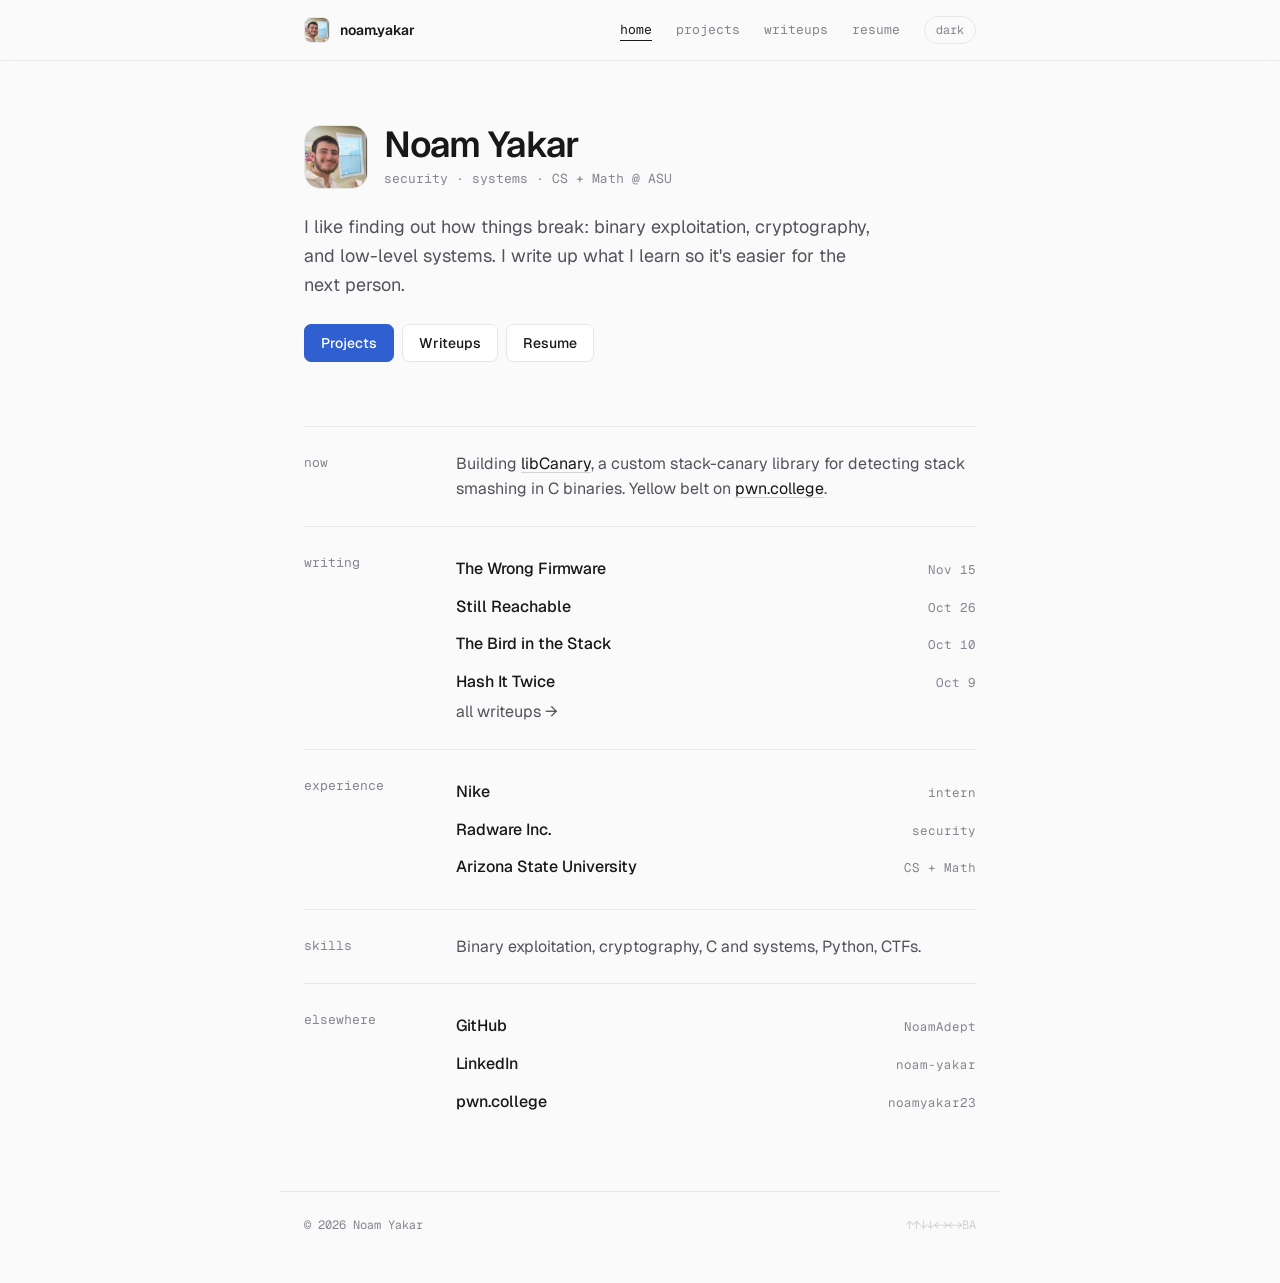
<file: index.html>
<!DOCTYPE html>
<html lang="en">
<head>
  <meta charset="UTF-8" />
  <meta name="viewport" content="width=device-width, initial-scale=1" />
  <meta name="theme-color" content="#0073EA" />
  <title>Noam Yakar — Security &amp; Systems</title>
  <meta name="description" content="Noam Yakar — binary exploitation, cryptography, and systems security. CS + Math at ASU, pwn.college yellow belt. Projects and CTF writeups." />
  <link rel="canonical" href="https://noamadept.github.io/noamPortfolio.github.io/" />
  <link rel="icon" href="favicon.svg" type="image/svg+xml" />
  <meta property="og:type" content="website" />
  <meta property="og:title" content="Noam Yakar — Security &amp; Systems" />
  <meta property="og:description" content="Binary exploitation, cryptography, and systems security. Projects and CTF writeups." />
  <meta property="og:url" content="https://noamadept.github.io/noamPortfolio.github.io/" />
  <meta property="og:image" content="https://noamadept.github.io/noamPortfolio.github.io/profile.jpg" />
  <meta name="twitter:card" content="summary" />
  <script type="application/ld+json">
  {
    "@context": "https://schema.org",
    "@type": "Person",
    "name": "Noam Yakar",
    "url": "https://noamadept.github.io/noamPortfolio.github.io/",
    "affiliation": "Arizona State University",
    "sameAs": [
      "https://github.com/NoamAdept",
      "https://www.linkedin.com/in/noam-yakar/",
      "https://pwn.college/hacker/noamyakar23"
    ]
  }
  </script>
  <link rel="preconnect" href="https://fonts.googleapis.com" />
  <link rel="preconnect" href="https://fonts.gstatic.com" crossorigin />
  <link rel="stylesheet" href="css/site.css" />
  <script src="js/theme.js"></script>
</head>
<body class="site">
  <a class="skip-link" href="#main">Skip to content</a>
  <nav class="topbar" aria-label="Primary">
    <div class="topbar-inner">
      <a class="topbar-brand" href="index.html">
        <img class="topbar-avatar" src="avatar.jpg" alt="" width="26" height="26" />
        <span>noam.yakar</span>
      </a>
      <div class="topbar-end">
        <div class="topbar-links">
          <a href="index.html" aria-current="page">home</a>
          <a href="projects.html">projects</a>
          <a href="writeups/">writeups</a>
          <a href="resume1.pdf" target="_blank" rel="noopener noreferrer">resume</a>
        </div>
        <button class="theme-toggle" type="button" aria-label="Switch color theme"><span class="t-dark">dark</span><span class="t-light">light</span></button>
      </div>
    </div>
  </nav>

  <main class="home" id="main">
    <header class="home-hero">
      <img class="home-avatar" src="avatar.jpg" alt="Noam Yakar" width="64" height="64" />
      <div>
        <h1 class="home-name">Noam Yakar</h1>
        <p class="home-role">security · systems · CS + Math @ ASU</p>
      </div>
    </header>

    <p class="home-lead">
      I like finding out how things break: binary exploitation, cryptography,
      and low-level systems. I write up what I learn so it's easier for
      the next person.
    </p>

    <div class="home-actions">
      <a class="btn btn-accent" href="projects.html">Projects</a>
      <a class="btn" href="writeups/">Writeups</a>
      <a class="btn" href="resume1.pdf" target="_blank" rel="noopener noreferrer">Resume</a>
    </div>

    <section class="row" aria-labelledby="now-label">
      <h2 class="row-label" id="now-label">now</h2>
      <div class="row-body">
        <p>
          Building <a class="inline" href="projects.html#highlighted">libCanary</a>,
          a custom stack-canary library for detecting stack smashing in C binaries.
          Yellow belt on <a class="inline" href="https://pwn.college/hacker/noamyakar23" target="_blank" rel="noopener noreferrer">pwn.college</a>.
        </p>
      </div>
    </section>

    <section class="row" aria-labelledby="writing-label" id="latest" hidden>
      <h2 class="row-label" id="writing-label">writing</h2>
      <div class="row-body">
        <ul class="rows" id="latest-list"></ul>
        <a class="more" href="writeups/">all writeups →</a>
      </div>
    </section>

    <section class="row" aria-labelledby="exp-label">
      <h2 class="row-label" id="exp-label">experience</h2>
      <div class="row-body">
        <ul class="rows">
          <li><span><span class="r-title">Nike</span><span class="r-meta">intern</span></span></li>
          <li><span><span class="r-title">Radware Inc.</span><span class="r-meta">security</span></span></li>
          <li><span><span class="r-title">Arizona State University</span><span class="r-meta">CS + Math</span></span></li>
        </ul>
      </div>
    </section>

    <section class="row" aria-labelledby="skills-label">
      <h2 class="row-label" id="skills-label">skills</h2>
      <div class="row-body">
        <p class="skill-line">Binary exploitation, cryptography, C and systems, Python, CTFs.</p>
      </div>
    </section>

    <section class="row" aria-labelledby="elsewhere-label">
      <h2 class="row-label" id="elsewhere-label">elsewhere</h2>
      <div class="row-body">
        <ul class="rows">
          <li><a href="https://github.com/NoamAdept" target="_blank" rel="noopener noreferrer"><span class="r-title">GitHub</span><span class="r-meta">NoamAdept</span></a></li>
          <li><a href="https://www.linkedin.com/in/noam-yakar/" target="_blank" rel="noopener noreferrer"><span class="r-title">LinkedIn</span><span class="r-meta">noam-yakar</span></a></li>
          <li><a href="https://pwn.college/hacker/noamyakar23" target="_blank" rel="noopener noreferrer"><span class="r-title">pwn.college</span><span class="r-meta">noamyakar23</span></a></li>
        </ul>
      </div>
    </section>
  </main>

  <footer class="site-footer">
    <p><span>© 2026 Noam Yakar</span><span class="egg-hint" aria-hidden="true">↑↑↓↓←→←→BA</span></p>
  </footer>

  <script>
    /* Latest writeups, straight from the manifest */
    (function () {
      const esc = (t) => String(t).replace(/[&<>"]/g, (c) => ({ "&": "&amp;", "<": "&lt;", ">": "&gt;", '"': "&quot;" })[c]);
      const fmt = (iso) => {
        const d = new Date(iso + "T00:00:00");
        return Number.isNaN(d.getTime()) ? "" : d.toLocaleDateString("en-US", { month: "short", day: "numeric" });
      };
      fetch("writeups/manifest.json")
        .then((r) => (r.ok ? r.json() : []))
        .then((items) => {
          const list = document.getElementById("latest-list");
          if (!list || !Array.isArray(items) || !items.length) return;
          items.sort((a, b) => String(b.date || "").localeCompare(String(a.date || "")));
          list.innerHTML = items
            .slice(0, 4)
            .map((w) => {
              const href = "writeups/" + (w.href || "post.html?slug=" + encodeURIComponent(w.slug));
              return `<li><a href="${esc(href)}"><span class="r-title">${esc(w.title || w.slug)}</span><span class="r-meta">${esc(fmt(w.date))}</span></a></li>`;
            })
            .join("");
          document.getElementById("latest").hidden = false;
        })
        .catch(() => {});
    })();

    /* Konami opens projects with #egg — quiet easter egg */
    (function () {
      const seq = ["ArrowUp","ArrowUp","ArrowDown","ArrowDown","ArrowLeft","ArrowRight","ArrowLeft","ArrowRight","b","a"];
      let i = 0;
      document.addEventListener("keydown", (e) => {
        const key = e.key.length === 1 ? e.key.toLowerCase() : e.key;
        const want = seq[i];
        if (key === want || key === (want && want.toLowerCase())) {
          i++;
          if (i === seq.length) {
            i = 0;
            window.location.href = "projects.html#egg";
          }
        } else if (e.key !== "Shift") i = 0;
      });
    })();
  </script>
</body>
</html>
</file>
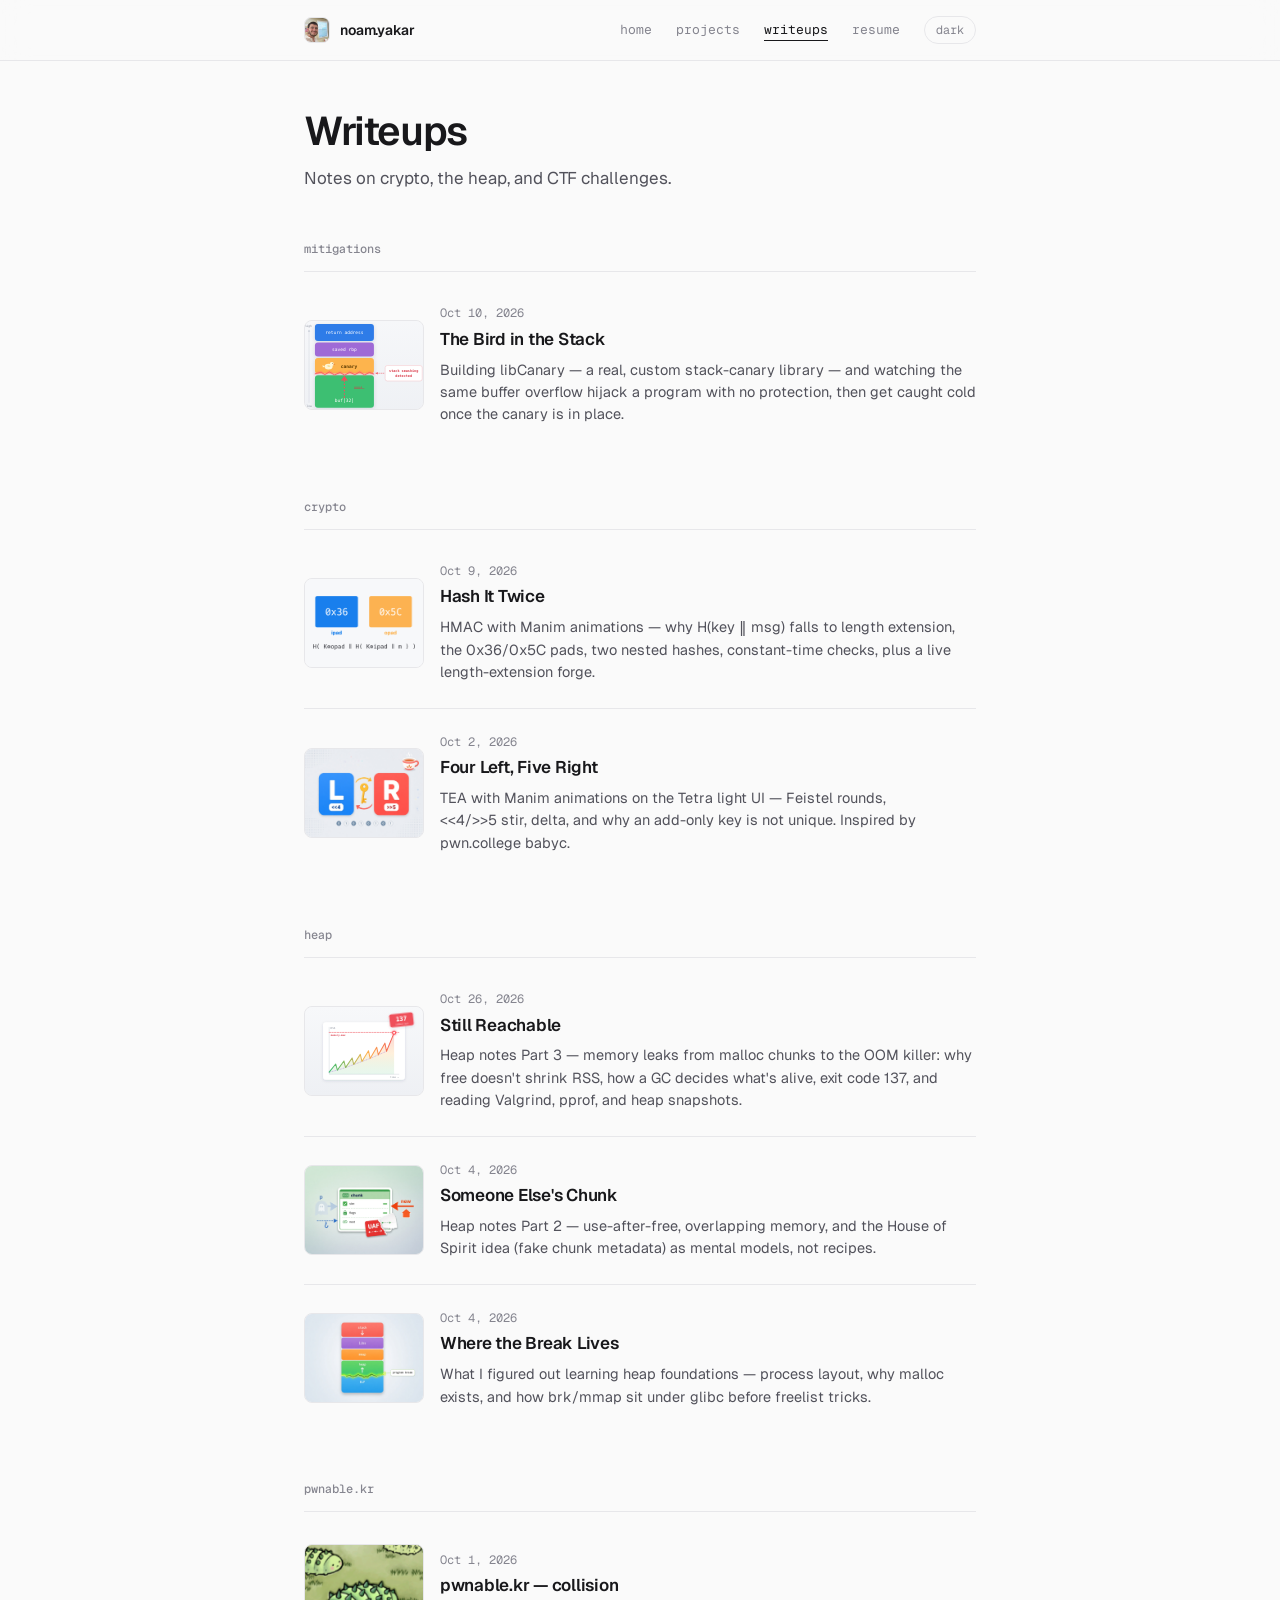
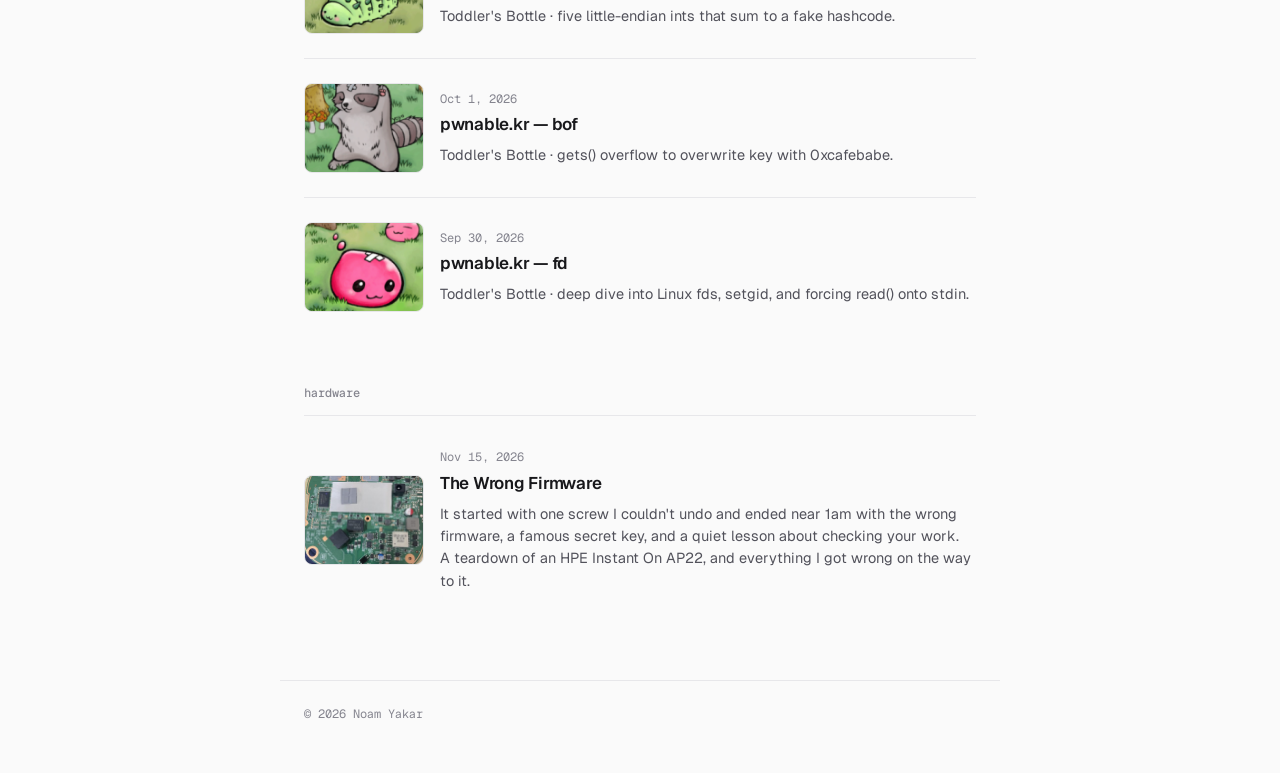
<file: writeups/index.html>
<!DOCTYPE html>
<html lang="en">
<head>
  <meta charset="UTF-8" />
  <meta name="viewport" content="width=device-width, initial-scale=1" />
  <meta name="theme-color" content="#0073EA" />
  <title>Writeups — Noam Yakar</title>
  <meta name="description" content="Security and CTF writeups by Noam Yakar." />
  <link rel="icon" href="../favicon.svg" type="image/svg+xml" />
  <link rel="canonical" href="https://noamadept.github.io/noamPortfolio.github.io/writeups/" />
  <meta property="og:type" content="website" />
  <meta property="og:title" content="Writeups — Noam Yakar" />
  <meta property="og:description" content="Security and CTF writeups by Noam Yakar." />
  <meta property="og:image" content="https://noamadept.github.io/noamPortfolio.github.io/profile.jpg" />
  <link rel="stylesheet" href="../css/site.css" />
  <script src="../js/theme.js"></script>
</head>
<body class="site">
  <a class="skip-link" href="#main">Skip to content</a>
  <nav class="topbar" aria-label="Primary">
    <div class="topbar-inner">
      <a class="topbar-brand" href="../index.html">
        <img class="topbar-avatar" src="../avatar.jpg" alt="" width="26" height="26" />
        <span>noam.yakar</span>
      </a>
      <div class="topbar-end">
        <div class="topbar-links">
          <a href="../index.html">home</a>
          <a href="../projects.html">projects</a>
          <a href="index.html" aria-current="page">writeups</a>
          <a href="../resume1.pdf" target="_blank" rel="noopener noreferrer">resume</a>
        </div>
        <button class="theme-toggle" type="button" aria-label="Switch color theme"><span class="t-dark">dark</span><span class="t-light">light</span></button>
      </div>
    </div>
  </nav>

  <div class="page-layout">
    <main class="content" id="main">
      <h1>Writeups</h1>
      <p class="lead">Notes on crypto, the heap, and CTF challenges.</p>
      <div class="posts-list" id="writeups-list"></div>
    </main>

  </div>

  <footer class="site-footer">
    <p><span>© 2026 Noam Yakar</span></p>
  </footer>
  <script src="../js/writeups.js"></script>
</body>
</html>
</file>
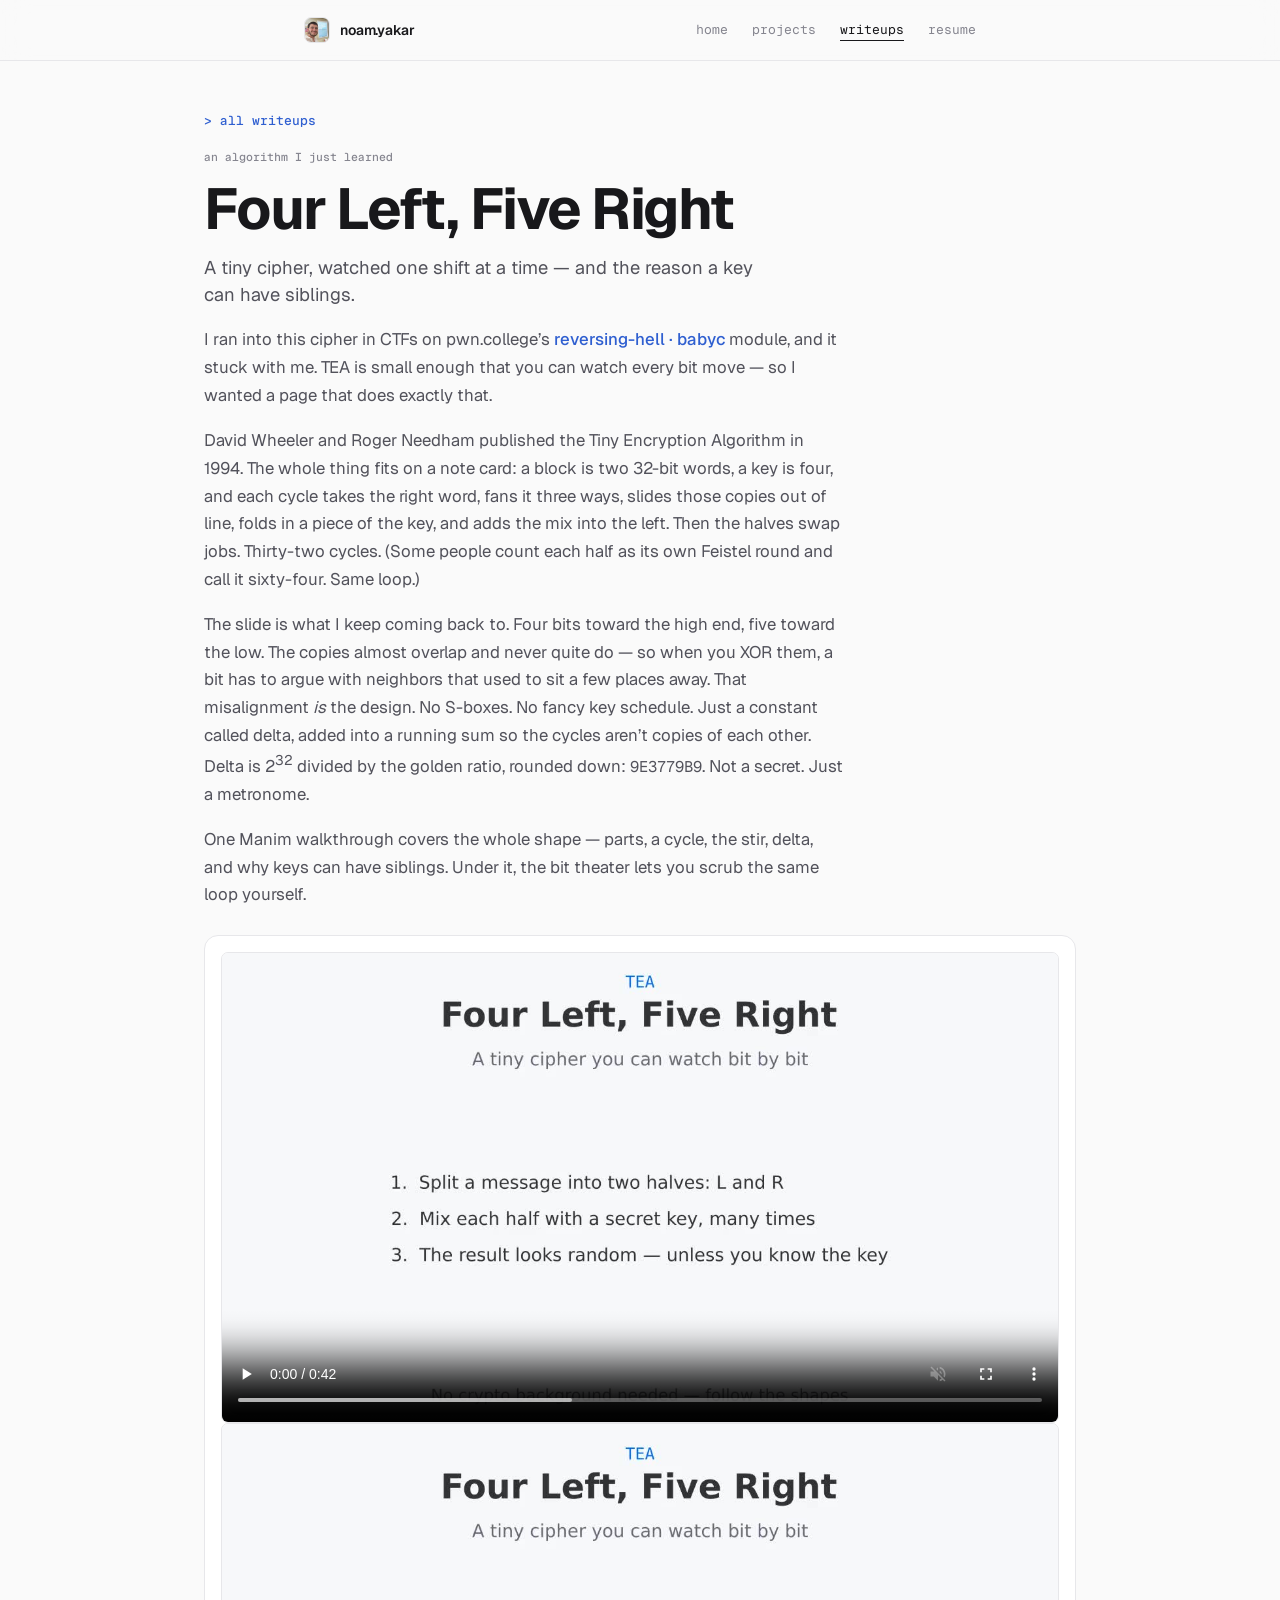
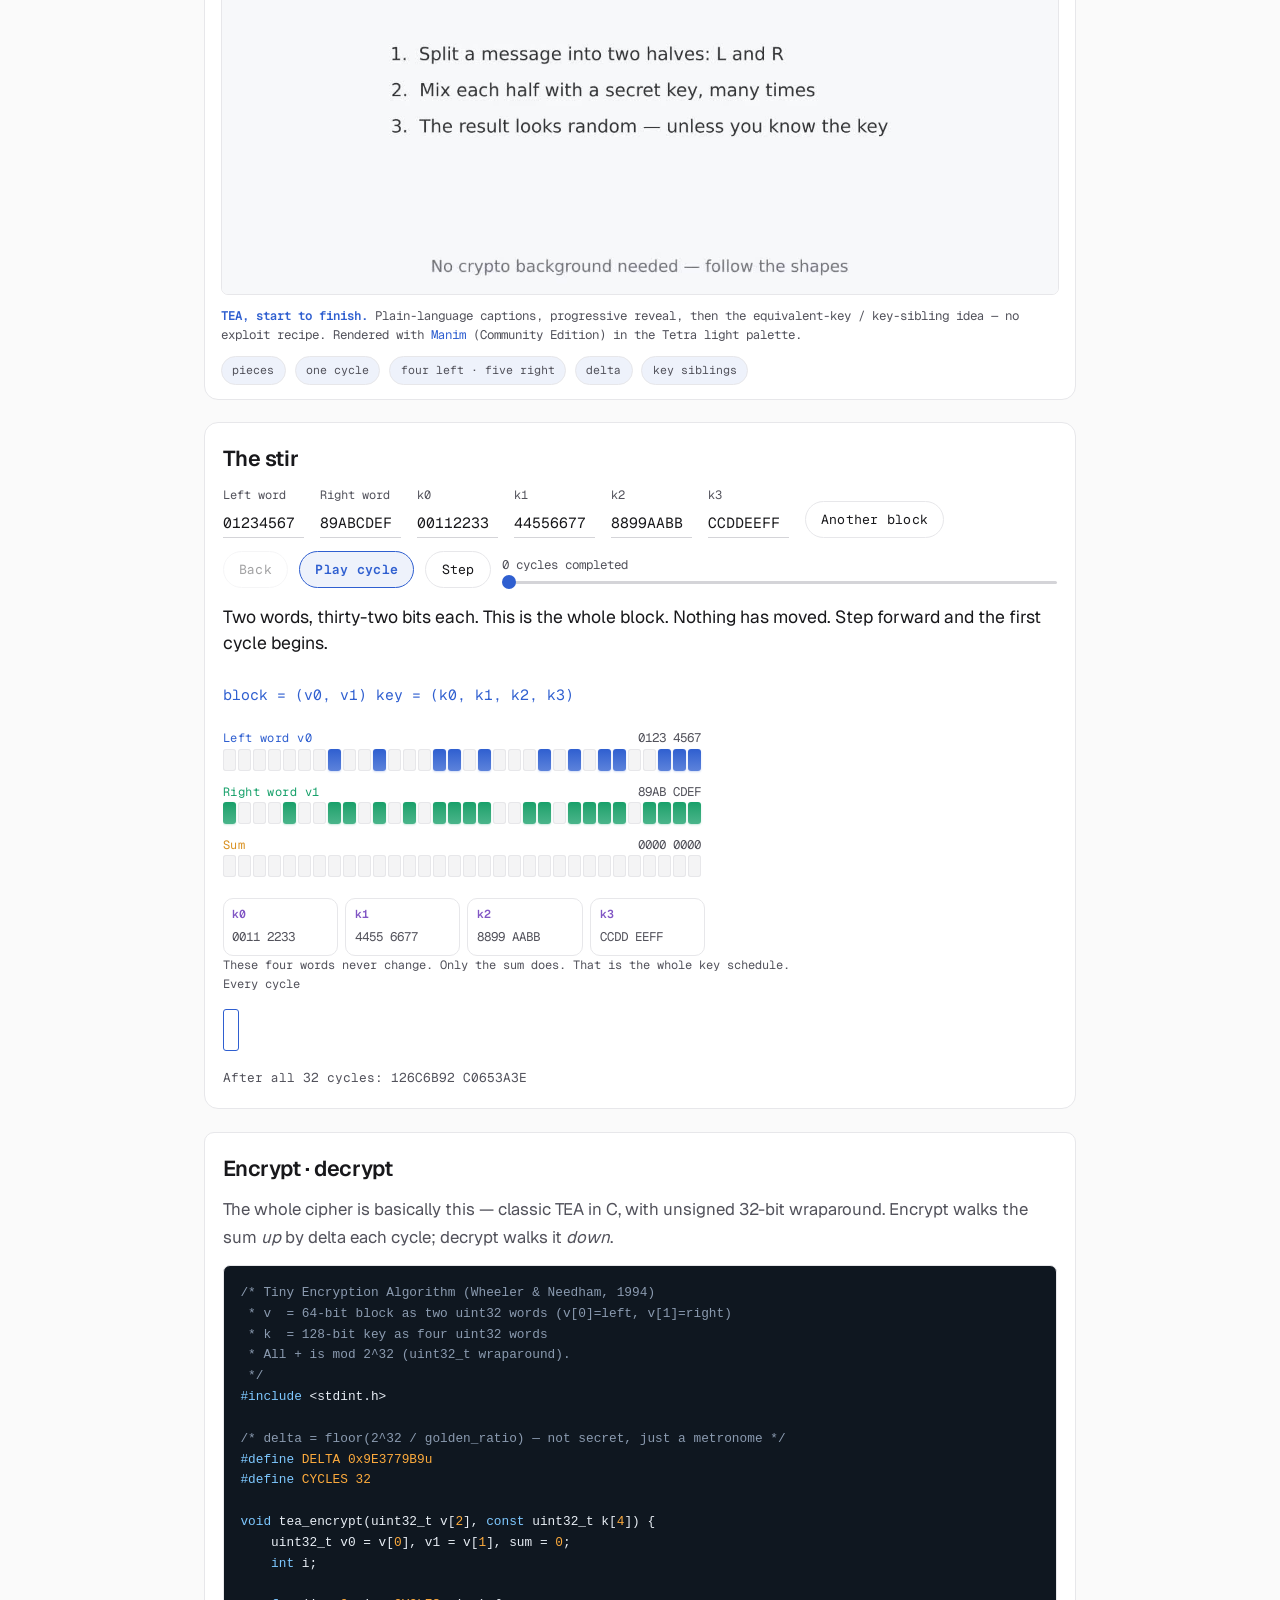
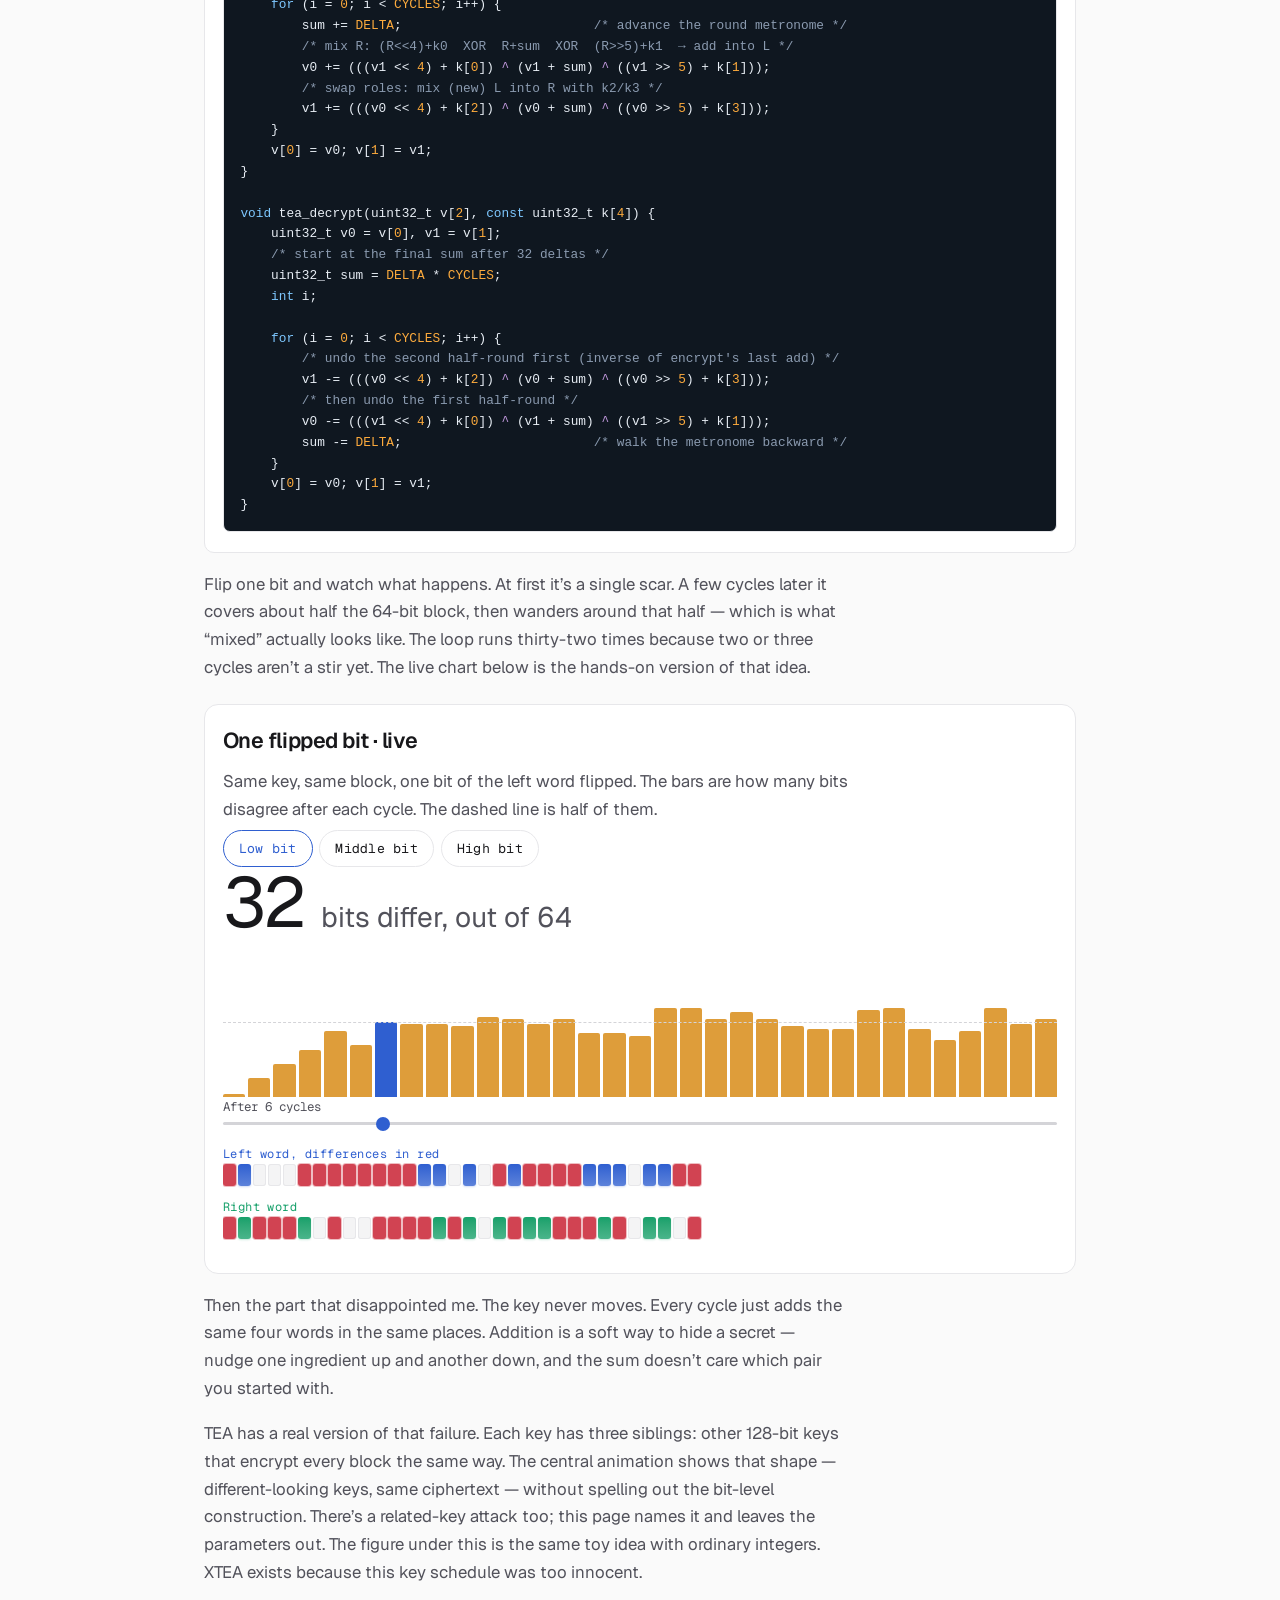
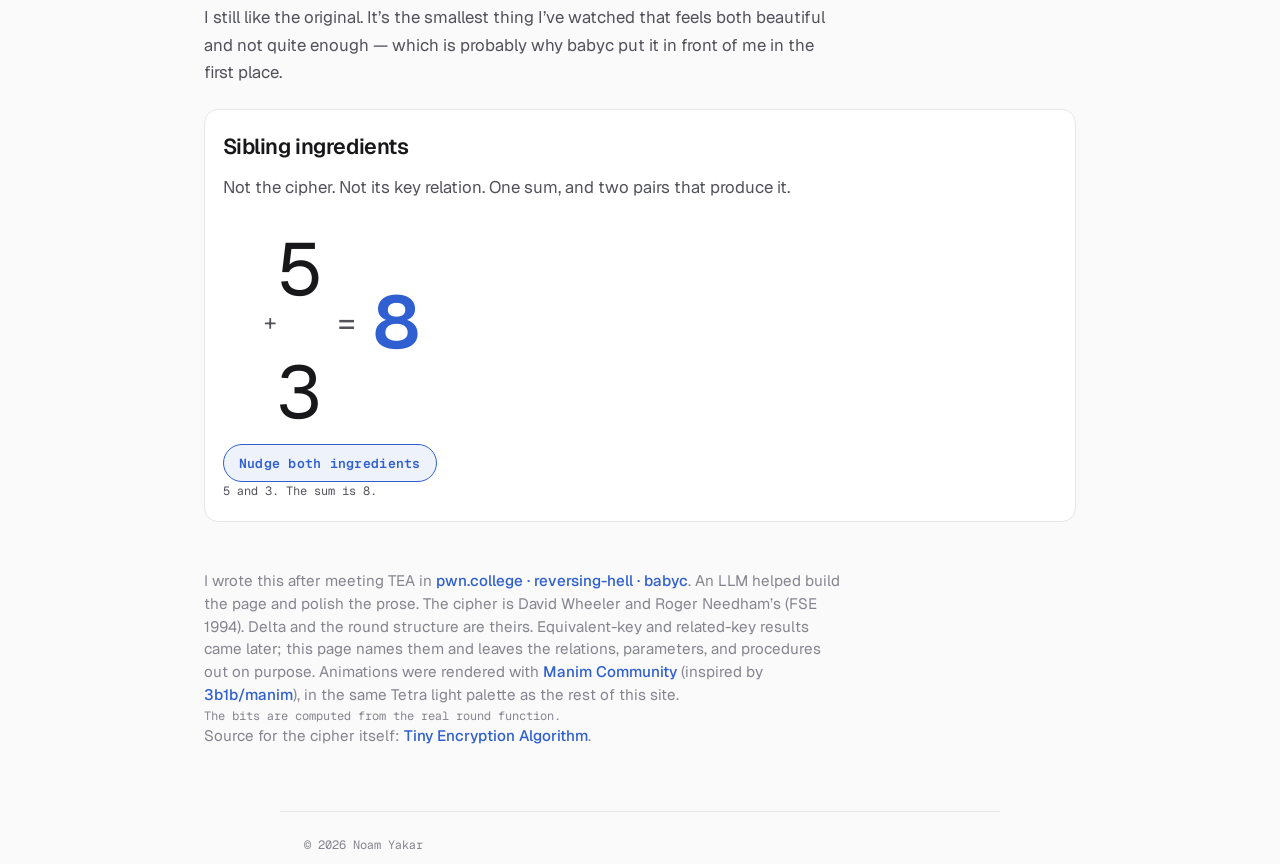
<file: writeups/four-left-five-right.html>
<!DOCTYPE html>
<html lang="en" data-theme="light">
<head>
<meta charset="utf-8">
<meta name="viewport" content="width=device-width, initial-scale=1">
<meta name="theme-color" content="#0073EA">
<meta name="color-scheme" content="light">
<title>Four Left, Five Right — Noam Yakar</title>
<meta name="description" content="TEA explained in one Manim walkthrough: Feistel cycles, the <<4/>>5 stir, golden-ratio delta, and why an add-only key has siblings. Inspired by pwn.college reversing-hell babyc.">
<link rel="icon" href="../favicon.svg" type="image/svg+xml" />
<link rel="stylesheet" href="../css/site.css" />
<style>
  /* Theater tokens — map interactive JS colors onto Tetra (site.css) */
  :root {
    --bg: var(--background);
    --ink: var(--text-primary);
    --muted: var(--text-secondary);
    --faint: var(--border);
    --line: var(--border);
    --red: var(--danger);
    --bit: 13px;
    --gap: 2px;
    --step: 15px;
    --mono: var(--font-mono);
  }
  body.tea-writeup {
    background: var(--background);
  }
  .tea-article {
    max-width: 920px;
    margin: 0 auto;
    padding: var(--space-7) var(--space-5) var(--space-8);
  }
  .kicker {
    font-family: var(--font-mono);
    font-size: 0.72rem;
    letter-spacing: 0;
    color: var(--text-muted);
    font-weight: 500;
    margin: 0 0 0.8rem;
  }
  .tea-article > h1 {
    font-weight: 700;
    font-size: clamp(2.4rem, 6vw, 3.6rem);
    line-height: 1.05;
    letter-spacing: -0.03em;
    margin: 0;
    color: var(--text-primary);
  }

  .dek {
    font-size: 1.15rem;
    line-height: 1.45;
    color: var(--text-secondary);
    max-width: 36rem;
    margin: 1rem 0 0;
  }
  .prose {
    max-width: 40rem;
    font-size: 1.05rem;
    line-height: 1.65;
    color: var(--text-secondary);
  }
  .prose p { margin: 1.1rem 0; }
  .prose a { color: var(--blue); font-weight: 500; }
  .prose a:hover { color: #005bb8; }
  .tea-article h2 {
    font-weight: 600;
    font-size: 1.35rem;
    letter-spacing: -0.02em;
    margin: 0 0 0.65rem;
    color: var(--text-primary);
  }
  .tea-article a { color: var(--blue); }
  .code-panel {
    margin-top: 1.4rem;
    padding: 1.15rem 1.1rem 1.25rem;
    border: 1px solid var(--border);
    border-radius: var(--radius-large);
    background: var(--surface);
    box-shadow: var(--shadow-card);
  }
  .code-panel .prose { margin: 0 0 0.85rem; max-width: none; }
  .code-block {
    margin: 0;
    padding: 1rem 1.05rem;
    overflow-x: auto;
    border-radius: var(--radius);
    border: 1px solid var(--border);
    background: #0f1720;
    color: #e8eef5;
    font-family: var(--font-mono);
    font-size: 0.8rem;
    line-height: 1.55;
    tab-size: 4;
  }
  .code-block .c { color: #8b9bb0; }      /* comments */
  .code-block .k { color: #7ec8ff; }      /* keywords */
  .code-block .n { color: #fdab3d; }      /* names / numbers of note */
  .code-block .o { color: #c59be0; }      /* operators of note */
  button, input { font: inherit; color: inherit; }
  button {
    background: var(--surface);
    border: 1px solid var(--border);
    border-radius: var(--radius-pill);
    padding: 0.45rem 0.95rem;
    cursor: pointer;
    font-family: var(--font-mono);
    font-size: 0.82rem;
    letter-spacing: 0.02em;
    color: var(--text-primary);
    transition: var(--transition);
  }
  button:hover {
    border-color: var(--border-strong);
    background: var(--surface-hover);
  }
  button:focus-visible, input:focus-visible {
    outline: 2px solid var(--blue);
    outline-offset: 2px;
  }
  button:disabled { opacity: 0.4; cursor: default; }
  button.primary {
    border-color: var(--blue);
    color: var(--blue);
    background: var(--blue-soft);
    font-weight: 600;
  }
  button.primary:hover { background: #d6e9fa; }
  .stage, .panel {
    margin-top: 1.4rem;
    padding: 1.15rem 1.1rem 1.25rem;
    border: 1px solid var(--border);
    border-radius: var(--radius-xl);
    background: var(--surface);
    box-shadow: var(--shadow-card);
  }
  .transport {
    display: flex;
    flex-wrap: wrap;
    gap: 0.55rem 0.7rem;
    align-items: center;
  }
  .scrub { flex: 1 1 220px; display: flex; flex-direction: column; gap: 0.35rem; }
  .scrub span { font-family: var(--mono); font-size: 0.78rem; color: var(--muted); }
  input[type="range"] {
    -webkit-appearance: none;
    appearance: none;
    width: 100%;
    height: 3px;
    background: var(--border-strong);
    border-radius: 99px;
    cursor: pointer;
  }
  input[type="range"]::-webkit-slider-thumb {
    -webkit-appearance: none;
    width: 14px;
    height: 14px;
    border-radius: 50%;
    background: var(--blue);
    border: 0;
  }
  input[type="range"]::-moz-range-thumb {
    width: 14px;
    height: 14px;
    border-radius: 50%;
    background: var(--blue);
    border: 0;
  }
  #caption {
    min-height: 4.6rem;
    font-size: 1.1rem;
    line-height: 1.45;
    margin: 1rem 0 0.35rem;
    color: var(--text-primary);
  }
  .formula {
    font-family: var(--mono);
    font-size: 0.92rem;
    color: var(--blue);
    min-height: 1.4rem;
    margin: 0 0 0.9rem;
  }
  .scroll { overflow-x: auto; padding-bottom: 0.2rem; }
  .reg, .lane { margin: 0.45rem 0 0.7rem; }
  .lane-top, .reg-top {
    display: flex;
    justify-content: space-between;
    gap: 1rem;
    align-items: baseline;
    width: calc(32 * var(--step) - var(--gap));
    max-width: 100%;
  }
  .lane-name, .reg-name {
    font-family: var(--mono);
    font-size: 0.75rem;
    letter-spacing: 0.04em;
  }
  .lane-hex, .reg-hex, .key-hex {
    font-family: var(--mono);
    font-size: 0.78rem;
    color: var(--muted);
  }
  .bits, .track {
    display: flex;
    gap: var(--gap);
  }
  .window {
    width: calc(32 * var(--step) - var(--gap));
    overflow: hidden;
  }
  .bit {
    width: var(--bit);
    height: 22px;
    border-radius: 3px;
    flex: none;
  }
  .bit.off { box-shadow: inset 0 0 0 1px var(--border); background: var(--surface-hover); }
  .bit.on {
    background: linear-gradient(180deg, var(--c, var(--ink)), color-mix(in srgb, var(--c, var(--ink)) 78%, #fff));
    box-shadow: 0 1px 2px color-mix(in srgb, var(--c, var(--ink)) 22%, transparent);
  }
  .bit.diff { background: var(--red); box-shadow: 0 0 0 1px color-mix(in srgb, var(--red) 35%, transparent); }
  .track { transition: transform 700ms cubic-bezier(0.22, 1, 0.36, 1); }
  .sweep { position: relative; }
  .sweep::after {
    content: "";
    position: absolute;
    top: 0;
    bottom: 0;
    left: 0;
    width: 22%;
    background: linear-gradient(90deg, transparent, color-mix(in srgb, var(--blue) 45%, transparent), transparent);
    animation: sweep 720ms ease-out both;
    pointer-events: none;
  }
  @keyframes sweep {
    from { transform: translateX(380%); }
    to { transform: translateX(-30%); }
  }
  .keys {
    display: flex;
    flex-wrap: wrap;
    gap: 0.45rem;
    margin-top: 0.4rem;
  }
  .key {
    border: 1px solid var(--line);
    border-radius: 10px;
    padding: 0.35rem 0.55rem 0.4rem;
    min-width: 7.2rem;
  }
  .key.hot { border-color: var(--purple); box-shadow: 0 0 0 2px var(--purple-soft); }
  .key b { display: block; font-family: var(--mono); font-weight: 600; font-size: 0.72rem; color: var(--purple); }
  .film {
    display: flex;
    gap: 4px;
    margin-top: 0.9rem;
    overflow-x: auto;
    padding-bottom: 0.3rem;
  }
  .cell {
    width: 16px;
    height: 42px;
    padding: 0;
    border-radius: 3px;
    border: 1px solid transparent;
    display: flex;
    flex-direction: column;
    overflow: hidden;
    flex: none;
  }
  .cell i { display: block; flex: 1; }
  .cell.on { border-color: var(--blue); }
  .cell.mid { border-color: color-mix(in srgb, var(--blue) 40%, transparent); }
  .film-label, .note, .field-row, .axis {
    font-family: var(--mono);
    font-size: 0.75rem;
    color: var(--muted);
  }
  .field-row {
    display: flex;
    flex-wrap: wrap;
    gap: 0.7rem 1rem;
    align-items: end;
    margin-bottom: 0.8rem;
  }
  label { display: flex; flex-direction: column; gap: 0.2rem; }
  input[type="text"] {
    font-family: var(--mono);
    font-size: 0.92rem;
    background: transparent;
    border: none;
    border-bottom: 1px solid var(--border-strong);
    width: 9ch;
    padding: 0.15rem 0;
    border-radius: 0;
    color: var(--text-primary);
  }
  input.bad { border-bottom-color: var(--red); }
  .out {
    margin-top: 0.75rem;
    font-family: var(--mono);
    font-size: 0.8rem;
    color: var(--muted);
  }
  .chart-wrap { position: relative; margin-top: 0.8rem; }
  .chart {
    height: 150px;
    display: flex;
    align-items: flex-end;
    gap: 3px;
  }
  .bar {
    flex: 1;
    background: color-mix(in srgb, var(--yellow) 88%, #fff);
    border: 0;
    padding: 0;
    border-radius: 2px 2px 0 0;
    min-height: 2px;
    cursor: pointer;
  }
  .bar.now { background: var(--blue); }
  .half-line {
    position: absolute;
    left: 0;
    right: 0;
    top: 50%;
    border-top: 1px dashed var(--border-strong);
    pointer-events: none;
  }
  .big-num {
    font-size: clamp(3rem, 8vw, 4.4rem);
    line-height: 0.9;
    letter-spacing: -0.03em;
    margin: 0.2rem 0;
  }
  .big-num span { color: var(--muted); font-size: 0.4em; letter-spacing: 0; }
  .choices { display: flex; gap: 0.4rem; flex-wrap: wrap; margin: 0.4rem 0 0.2rem; }
  .choices button[aria-pressed="true"] { border-color: var(--blue); color: var(--blue); }
  .adder {
    display: flex;
    align-items: center;
    gap: 1.2rem;
    margin: 1rem 0;
    flex-wrap: wrap;
  }
  .stack { display: grid; justify-items: end; min-width: 6rem; }
  .big {
    font-size: clamp(3.2rem, 8vw, 4.6rem);
    line-height: 0.95;
    font-variant-numeric: tabular-nums;
    letter-spacing: -0.03em;
  }
  .plus { font-size: 1.4rem; color: var(--muted); justify-self: center; }
  .delta-tag {
    font-family: var(--mono);
    font-size: 0.85rem;
    min-height: 1.1rem;
  }
  .delta-tag.up { color: var(--blue); }
  .delta-tag.down { color: var(--red); }
  .stay { color: var(--blue); font-weight: 600; }
  .stay.pulse { animation: hold 600ms ease; }
  @keyframes hold {
    0% { transform: scale(1); }
    40% { transform: scale(1.06); }
    100% { transform: scale(1); }
  }
  .eq-sign { font-size: 2rem; color: var(--muted); }
  footer.tea-foot {
    margin-top: 3rem;
    max-width: 40rem;
    color: var(--text-muted);
    font-size: 0.95rem;
    line-height: 1.5;
  }
  footer.tea-foot a { color: var(--blue); font-weight: 500; }
  .diagram {
    margin: 1.5rem 0 0.35rem;
    padding: 1rem 1rem 0.85rem;
    border: 1px solid var(--border);
    border-radius: var(--radius-xl);
    background: var(--surface);
    box-shadow: var(--shadow-card);
  }
  .diagram video,
  .diagram img {
    display: block;
    width: 100%;
    height: auto;
    border-radius: var(--radius);
    background: var(--blue-soft);
    border: 1px solid var(--border);
  }
  .diagram figcaption {
    font-family: var(--mono);
    font-size: 0.78rem;
    color: var(--text-secondary);
    margin-top: 0.75rem;
    line-height: 1.45;
  }
  .diagram figcaption strong {
    color: var(--blue);
    font-weight: 600;
  }
  .anim-hero {
    margin-top: 1.6rem;
  }
  .anim-hero video {
    aspect-ratio: 16 / 9;
    object-fit: cover;
  }
  .anim-chapters {
    display: flex;
    flex-wrap: wrap;
    gap: 0.4rem 0.55rem;
    margin-top: 0.75rem;
  }
  .anim-chapters span {
    font-family: var(--mono);
    font-size: 0.72rem;
    color: var(--text-secondary);
    background: var(--blue-soft);
    border: 1px solid var(--border);
    border-radius: var(--radius-pill);
    padding: 0.28rem 0.65rem;
  }
  @media (prefers-reduced-motion: reduce) {
    .diagram video { display: none; }
    .diagram .poster-fallback { display: block; }
  }
  .poster-fallback { display: none; }
  #self-check { font-family: var(--mono); font-size: 0.75rem; }
  #self-check.bad { color: var(--red); }
  @media (max-width: 640px) {
    :root { --bit: 8px; --gap: 1px; --step: 9px; }
    .bit { height: 16px; }
    .tea-article { padding-top: var(--space-5); }
  }
  @media (prefers-reduced-motion: reduce) {
    .track { transition: none; }
    .sweep::after, .stay.pulse { animation: none; }
  }
</style>
</head>
<body class="site tea-writeup">
  <nav class="topbar" aria-label="Primary">
    <div class="topbar-inner">
      <a class="topbar-brand" href="../index.html">
        <img class="topbar-avatar" src="../avatar.jpg" alt="" width="26" height="26" />
        <span>noam.yakar</span>
      </a>
      <div class="topbar-links">
        <a href="../index.html">home</a>
        <a href="../projects.html">projects</a>
        <a href="index.html" aria-current="page">writeups</a>
        <a href="../resume1.pdf" target="_blank" rel="noopener noreferrer">resume</a>
      </div>
    </div>
  </nav>
<article class="tea-article">
  <p class="back-link"><a href="index.html">&gt; all writeups</a></p>
  <p class="kicker">an algorithm I just learned</p>
  <h1>Four Left, Five Right</h1>
  <p class="dek">A tiny cipher, watched one shift at a time — and the reason a key can have siblings.</p>

  <div class="prose">
    <p>I ran into this cipher in CTFs on pwn.college’s
      <a href="https://pwn.college/reversing-hell/babyc/n">reversing-hell · babyc</a>
      module, and it stuck with me. TEA is small enough that you can watch every bit move — so I wanted a page that does exactly that.</p>
    <p>David Wheeler and Roger Needham published the Tiny Encryption Algorithm in 1994. The whole thing fits on a note card: a block is two 32-bit words, a key is four, and each cycle takes the right word, fans it three ways, slides those copies out of line, folds in a piece of the key, and adds the mix into the left. Then the halves swap jobs. Thirty-two cycles. (Some people count each half as its own Feistel round and call it sixty-four. Same loop.)</p>
    <p>The slide is what I keep coming back to. Four bits toward the high end, five toward the low. The copies almost overlap and never quite do — so when you XOR them, a bit has to argue with neighbors that used to sit a few places away. That misalignment <em>is</em> the design. No S-boxes. No fancy key schedule. Just a constant called delta, added into a running sum so the cycles aren’t copies of each other. Delta is 2<sup>32</sup> divided by the golden ratio, rounded down: <span style="font-family:var(--mono);font-size:0.92em">9E3779B9</span>. Not a secret. Just a metronome.</p>
    <p>One Manim walkthrough covers the whole shape — parts, a cycle, the stir, delta, and why keys can have siblings. Under it, the bit theater lets you scrub the same loop yourself.</p>
  </div>

  <figure class="diagram anim-hero" id="tea-central">
    <video
      controls muted playsinline
      poster="tea/videos/tea_central_poster.jpg"
      aria-label="Central TEA animation: how the cipher works and why keys can have siblings"
      width="1280"
      height="720"
    >
      <source src="tea/videos/tea_central.webm" type="video/webm" />
      <source src="tea/videos/tea_central.mp4" type="video/mp4" />
    </video>
    <img class="poster-fallback" src="tea/videos/tea_central_poster.jpg" alt="TEA central animation poster" width="1280" height="720" />
    <figcaption>
      <strong>TEA, start to finish.</strong>
      Plain-language captions, progressive reveal, then the equivalent-key / key-sibling idea — no exploit recipe. Rendered with
      <a href="https://github.com/3b1b/manim">Manim</a>
      (Community Edition) in the Tetra light palette.
    </figcaption>
    <div class="anim-chapters" aria-label="Animation chapters">
      <span>pieces</span>
      <span>one cycle</span>
      <span>four left · five right</span>
      <span>delta</span>
      <span>key siblings</span>
    </div>
  </figure>

  <section class="stage" aria-labelledby="stage-title">
    <h2 id="stage-title">The stir</h2>
    <form class="field-row" id="fields" autocomplete="off">
      <label>Left word<input id="in-v0" type="text" value="01234567" maxlength="8" spellcheck="false" aria-label="Left word, eight hex digits"></label>
      <label>Right word<input id="in-v1" type="text" value="89ABCDEF" maxlength="8" spellcheck="false" aria-label="Right word, eight hex digits"></label>
      <label>k0<input id="in-k0" type="text" value="00112233" maxlength="8" spellcheck="false" aria-label="Key word 0"></label>
      <label>k1<input id="in-k1" type="text" value="44556677" maxlength="8" spellcheck="false" aria-label="Key word 1"></label>
      <label>k2<input id="in-k2" type="text" value="8899AABB" maxlength="8" spellcheck="false" aria-label="Key word 2"></label>
      <label>k3<input id="in-k3" type="text" value="CCDDEEFF" maxlength="8" spellcheck="false" aria-label="Key word 3"></label>
      <button type="button" id="shuffle">Another block</button>
    </form>

    <div class="transport">
      <button type="button" id="back" aria-label="Step back">Back</button>
      <button type="button" id="play" class="primary" aria-pressed="false">Play cycle</button>
      <button type="button" id="fwd" aria-label="Step forward">Step</button>
      <label class="scrub">
        <span id="scrub-label">0 cycles completed</span>
        <input id="scrub" type="range" min="0" max="32" value="0" aria-valuemin="0" aria-valuemax="32" aria-label="Cycles completed">
      </label>
    </div>

    <p id="caption" aria-live="polite"></p>
    <p class="formula" id="formula"></p>

    <div class="scroll">
      <div id="regs"></div>
      <div id="work"></div>
    </div>

    <div class="keys" id="keys">
      <div class="key" data-key="0"><b>k0</b><span class="key-hex"></span></div>
      <div class="key" data-key="1"><b>k1</b><span class="key-hex"></span></div>
      <div class="key" data-key="2"><b>k2</b><span class="key-hex"></span></div>
      <div class="key" data-key="3"><b>k3</b><span class="key-hex"></span></div>
    </div>
    <p class="note">These four words never change. Only the sum does. That is the whole key schedule.</p>

    <p class="film-label" id="film-label">Every cycle</p>
    <div class="film" id="film" role="group" aria-label="Jump to a cycle"></div>
    <p class="out" id="cipher-out"></p>
  </section>

  <section class="code-panel" aria-labelledby="code-title">
    <h2 id="code-title">Encrypt · decrypt</h2>
    <p class="prose">The whole cipher is basically this — classic TEA in C, with unsigned 32-bit wraparound. Encrypt walks the sum <em>up</em> by delta each cycle; decrypt walks it <em>down</em>.</p>
<pre class="code-block" tabindex="0"><code><span class="c">/* Tiny Encryption Algorithm (Wheeler &amp; Needham, 1994)
 * v  = 64-bit block as two uint32 words (v[0]=left, v[1]=right)
 * k  = 128-bit key as four uint32 words
 * All + is mod 2^32 (uint32_t wraparound).
 */</span>
<span class="k">#include</span> &lt;stdint.h&gt;

<span class="c">/* delta = floor(2^32 / golden_ratio) — not secret, just a metronome */</span>
<span class="k">#define</span> <span class="n">DELTA</span> <span class="n">0x9E3779B9u</span>
<span class="k">#define</span> <span class="n">CYCLES</span> <span class="n">32</span>

<span class="k">void</span> tea_encrypt(uint32_t v[<span class="n">2</span>], <span class="k">const</span> uint32_t k[<span class="n">4</span>]) {
    uint32_t v0 = v[<span class="n">0</span>], v1 = v[<span class="n">1</span>], sum = <span class="n">0</span>;
    <span class="k">int</span> i;

    <span class="k">for</span> (i = <span class="n">0</span>; i &lt; <span class="n">CYCLES</span>; i++) {
        sum += <span class="n">DELTA</span>;                         <span class="c">/* advance the round metronome */</span>
        <span class="c">/* mix R: (R&lt;&lt;4)+k0  XOR  R+sum  XOR  (R&gt;&gt;5)+k1  → add into L */</span>
        v0 += (((v1 &lt;&lt; <span class="n">4</span>) + k[<span class="n">0</span>]) <span class="o">^</span> (v1 + sum) <span class="o">^</span> ((v1 &gt;&gt; <span class="n">5</span>) + k[<span class="n">1</span>]));
        <span class="c">/* swap roles: mix (new) L into R with k2/k3 */</span>
        v1 += (((v0 &lt;&lt; <span class="n">4</span>) + k[<span class="n">2</span>]) <span class="o">^</span> (v0 + sum) <span class="o">^</span> ((v0 &gt;&gt; <span class="n">5</span>) + k[<span class="n">3</span>]));
    }
    v[<span class="n">0</span>] = v0; v[<span class="n">1</span>] = v1;
}

<span class="k">void</span> tea_decrypt(uint32_t v[<span class="n">2</span>], <span class="k">const</span> uint32_t k[<span class="n">4</span>]) {
    uint32_t v0 = v[<span class="n">0</span>], v1 = v[<span class="n">1</span>];
    <span class="c">/* start at the final sum after 32 deltas */</span>
    uint32_t sum = <span class="n">DELTA</span> * <span class="n">CYCLES</span>;
    <span class="k">int</span> i;

    <span class="k">for</span> (i = <span class="n">0</span>; i &lt; <span class="n">CYCLES</span>; i++) {
        <span class="c">/* undo the second half-round first (inverse of encrypt's last add) */</span>
        v1 -= (((v0 &lt;&lt; <span class="n">4</span>) + k[<span class="n">2</span>]) <span class="o">^</span> (v0 + sum) <span class="o">^</span> ((v0 &gt;&gt; <span class="n">5</span>) + k[<span class="n">3</span>]));
        <span class="c">/* then undo the first half-round */</span>
        v0 -= (((v1 &lt;&lt; <span class="n">4</span>) + k[<span class="n">0</span>]) <span class="o">^</span> (v1 + sum) <span class="o">^</span> ((v1 &gt;&gt; <span class="n">5</span>) + k[<span class="n">1</span>]));
        sum -= <span class="n">DELTA</span>;                         <span class="c">/* walk the metronome backward */</span>
    }
    v[<span class="n">0</span>] = v0; v[<span class="n">1</span>] = v1;
}</code></pre>
  </section>

  <div class="prose">
    <p>Flip one bit and watch what happens. At first it’s a single scar. A few cycles later it covers about half the 64-bit block, then wanders around that half — which is what “mixed” actually looks like. The loop runs thirty-two times because two or three cycles aren’t a stir yet. The live chart below is the hands-on version of that idea.</p>
  </div>

  <section class="panel" aria-labelledby="spread-title">
    <h2 id="spread-title">One flipped bit · live</h2>
    <p class="prose" style="margin:0">Same key, same block, one bit of the left word flipped. The bars are how many bits disagree after each cycle. The dashed line is half of them.</p>
    <div class="choices" role="group" aria-label="Which bit to flip">
      <button type="button" id="bit-0" aria-pressed="true">Low bit</button>
      <button type="button" id="bit-15" aria-pressed="false">Middle bit</button>
      <button type="button" id="bit-31" aria-pressed="false">High bit</button>
    </div>
    <p class="big-num" id="ham"></p>
    <div class="chart-wrap">
      <div class="half-line" aria-hidden="true"></div>
      <div class="chart" id="chart"></div>
    </div>
    <label class="scrub">
      <span id="spread-label">After 0 cycles</span>
      <input id="spread" type="range" min="0" max="32" value="6" aria-label="Cycles of stirring for the flipped bit">
    </label>
    <div class="scroll" id="diff-rows" style="margin-top:0.8rem"></div>
  </section>

  <div class="prose">
    <p>Then the part that disappointed me. The key never moves. Every cycle just adds the same four words in the same places. Addition is a soft way to hide a secret — nudge one ingredient up and another down, and the sum doesn’t care which pair you started with.</p>
    <p>TEA has a real version of that failure. Each key has three siblings: other 128-bit keys that encrypt every block the same way. The central animation shows that shape — different-looking keys, same ciphertext — without spelling out the bit-level construction. There’s a related-key attack too; this page names it and leaves the parameters out. The figure under this is the same toy idea with ordinary integers. XTEA exists because this key schedule was too innocent.</p>
    <p>I still like the original. It’s the smallest thing I’ve watched that feels both beautiful and not quite enough — which is probably why babyc put it in front of me in the first place.</p>
  </div>

  <section class="panel" aria-labelledby="toy-title">
    <h2 id="toy-title">Sibling ingredients</h2>
    <p class="prose" style="margin:0">Not the cipher. Not its key relation. One sum, and two pairs that produce it.</p>
    <div class="adder" id="adder">
      <div class="stack">
        <span class="delta-tag up" id="tag-a"></span>
        <span class="big" id="addend-a">5</span>
        <span class="plus">+</span>
        <span class="delta-tag down" id="tag-b"></span>
        <span class="big" id="addend-b">3</span>
      </div>
      <div class="eq-sign" aria-hidden="true">=</div>
      <div class="big stay" id="sum-stay">8</div>
    </div>
    <button type="button" id="nudge" class="primary">Nudge both ingredients</button>
    <p class="note" id="toy-note">5 and 3. The sum is 8.</p>
  </section>

  <footer class="tea-foot">
    <p>I wrote this after meeting TEA in
      <a href="https://pwn.college/reversing-hell/babyc/n">pwn.college · reversing-hell · babyc</a>.
      An LLM helped build the page and polish the prose. The cipher is David Wheeler and Roger Needham’s (FSE 1994). Delta and the round structure are theirs. Equivalent-key and related-key results came later; this page names them and leaves the relations, parameters, and procedures out on purpose. Animations were rendered with
      <a href="https://www.manim.community/">Manim Community</a>
      (inspired by <a href="https://github.com/3b1b/manim">3b1b/manim</a>), in the same Tetra light palette as the rest of this site.</p>
    <p id="self-check"></p>
    <p>Source for the cipher itself: <a href="https://en.wikipedia.org/wiki/Tiny_Encryption_Algorithm">Tiny Encryption Algorithm</a>.</p>
  </footer>
</article>
<footer class="site-footer">
  <p><span>© 2026 Noam Yakar</span></p>
</footer>
<script>
(function () {
  const DELTA = 0x9E3779B9;
  const CYCLES = 32;
  const BEATS = 8;
  const MAX = CYCLES * BEATS;
  const add = (a, b) => (a + b) >>> 0;
  const xor = (a, b) => (a ^ b) >>> 0;
  const shl = (a, n) => (a << n) >>> 0;
  const shr = (a, n) => a >>> n;

  function encrypt(v0, v1, key, rounds) {
    let sum = 0;
    for (let i = 0; i < rounds; i++) {
      sum = add(sum, DELTA);
      v0 = add(v0, xor(xor(add(shl(v1, 4), key[0]), add(v1, sum)), add(shr(v1, 5), key[1])));
      v1 = add(v1, xor(xor(add(shl(v0, 4), key[2]), add(v0, sum)), add(shr(v0, 5), key[3])));
    }
    return [v0, v1];
  }

  function build(v0, v1, key) {
    const frames = [{ v0: v0, v1: v1, sum: 0 }];
    let sum = 0;
    for (let i = 0; i < CYCLES; i++) {
      const prev = frames[i];
      sum = add(sum, DELTA);
      const shL = shl(prev.v1, 4);
      const shR = shr(prev.v1, 5);
      const a = add(shL, key[0]);
      const b = add(prev.v1, sum);
      const c = add(shR, key[1]);
      const m0 = xor(xor(a, b), c);
      const nv0 = add(prev.v0, m0);
      const shL2 = shl(nv0, 4);
      const shR2 = shr(nv0, 5);
      const d = add(shL2, key[2]);
      const e = add(nv0, sum);
      const f = add(shR2, key[3]);
      const m1 = xor(xor(d, e), f);
      frames.push({
        v0: nv0, v1: add(prev.v1, m1), sum: sum,
        from0: prev.v0, from1: prev.v1,
        shL: shL, shR: shR, a: a, b: b, c: c, m0: m0,
        shL2: shL2, shR2: shR2, d: d, e: e, f: f, m1: m1
      });
    }
    return frames;
  }

  function hex(n) {
    return (n >>> 0).toString(16).toUpperCase().padStart(8, "0");
  }
  function hexSpaced(n) {
    const h = hex(n);
    return h.slice(0, 4) + " " + h.slice(4);
  }
  function parseWord(text) {
    if (!/^[0-9a-fA-F]{8}$/.test(text)) return null;
    return parseInt(text, 16) >>> 0;
  }
  function reducedMotion() {
    return window.matchMedia("(prefers-reduced-motion: reduce)").matches;
  }
  function stepPx() {
    const cs = getComputedStyle(document.documentElement);
    return parseFloat(cs.getPropertyValue("--bit")) + parseFloat(cs.getPropertyValue("--gap"));
  }

  const CAPTIONS = [
    "Add delta. It is 2^32 divided by the golden ratio, rounded down, so this cycle is not a copy of the last one. The words have not moved.",
    "Copy the right word three times. Slide one copy four bits toward the high end, and one copy five bits toward the low end. Zeros come in at the open edge.",
    "Add k0 and k1 onto the shifted copies. Add the sum onto the copy that stayed put. The addition wraps at 2^32.",
    "XOR the three results. A bit survives where the copies disagree.",
    "Add that pattern into the left word. The right word is still the one you started this cycle with.",
    "The left word has changed, so copy that new word and slide it the same way. Four left, five right.",
    "Add k2 and k3 onto those shifted copies, and add the sum onto the middle one.",
    "XOR again, and add the pattern into the right word. Both halves have moved. The key was used raw."
  ];
  const FORMULAS = [
    "sum  =  sum + delta",
    "v1 << 4          v1          v1 >> 5",
    "(v1 << 4) + k0    XOR    v1 + sum    XOR    (v1 >> 5) + k1",
    "mask  =  those three, XORed",
    "v0  =  v0 + mask",
    "v0 << 4          v0          v0 >> 5",
    "(v0 << 4) + k2    XOR    v0 + sum    XOR    (v0 >> 5) + k3",
    "v1  =  v1 + mask"
  ];

  const els = {
    caption: document.getElementById("caption"),
    formula: document.getElementById("formula"),
    regs: document.getElementById("regs"),
    work: document.getElementById("work"),
    film: document.getElementById("film"),
    scrub: document.getElementById("scrub"),
    scrubLabel: document.getElementById("scrub-label"),
    back: document.getElementById("back"),
    fwd: document.getElementById("fwd"),
    play: document.getElementById("play"),
    out: document.getElementById("cipher-out"),
    check: document.getElementById("self-check"),
    ham: document.getElementById("ham"),
    chart: document.getElementById("chart"),
    spread: document.getElementById("spread"),
    spreadLabel: document.getElementById("spread-label"),
    diffRows: document.getElementById("diff-rows"),
    tagA: document.getElementById("tag-a"),
    tagB: document.getElementById("tag-b"),
    addA: document.getElementById("addend-a"),
    addB: document.getElementById("addend-b"),
    sumStay: document.getElementById("sum-stay"),
    toyNote: document.getElementById("toy-note"),
    nudge: document.getElementById("nudge")
  };
  const keyNodes = Array.from(document.querySelectorAll(".key"));
  const inputs = ["v0", "v1", "k0", "k1", "k2", "k3"].map((id) => document.getElementById("in-" + id));

  let frames = [];
  let key = [];
  let step = 0;
  let landedBy = "step";
  let timer = null;
  let renderGen = 0;
  let flipBit = 0;
  let spreadN = 6;
  let nudged = false;

  function readInputs() {
    const words = inputs.map((input) => parseWord(input.value.trim()));
    inputs.forEach((input, i) => input.classList.toggle("bad", words[i] === null));
    if (words.some((w) => w === null)) return null;
    return { v0: words[0], v1: words[1], key: words.slice(2) };
  }

  function locate(s) {
    if (s <= 0) return { mode: "intro" };
    return { mode: "cycle", cycle: Math.floor((s - 1) / BEATS), beat: (s - 1) % BEATS };
  }

  function bits(value, color, extra) {
    const row = document.createElement("div");
    row.className = "bits" + (extra ? " " + extra : "");
    for (let i = 0; i < 32; i++) {
      const cell = document.createElement("span");
      const on = ((value >>> (31 - i)) & 1) === 1;
      cell.className = "bit " + (on ? "on" : "off");
      cell.style.setProperty("--c", color);
      row.append(cell);
    }
    return row;
  }

  function shiftWindow(value, amount, dir, color) {
    const win = document.createElement("div");
    win.className = "window";
    const track = document.createElement("div");
    track.className = "track";
    const cells = [];
    if (dir === "L") {
      for (let i = 0; i < 32; i++) cells.push((value >>> (31 - i)) & 1);
      for (let i = 0; i < amount; i++) cells.push(0);
    } else {
      for (let i = 0; i < amount; i++) cells.push(0);
      for (let i = 0; i < 32; i++) cells.push((value >>> (31 - i)) & 1);
    }
    cells.forEach((bit) => {
      const cell = document.createElement("span");
      cell.className = "bit " + (bit ? "on" : "off");
      cell.style.setProperty("--c", color);
      track.append(cell);
    });
    const px = stepPx();
    if (dir === "R") track.style.transform = "translateX(" + (-amount * px) + "px)";
    win.append(track);
    const gen = renderGen;
    const end = dir === "L" ? "translateX(" + (-amount * px) + "px)" : "translateX(0px)";
    if (reducedMotion()) {
      track.style.transform = end;
    } else {
      requestAnimationFrame(() => {
        if (gen !== renderGen) return;
        requestAnimationFrame(() => {
          if (gen !== renderGen) return;
          track.style.transform = end;
        });
      });
    }
    return win;
  }

  function lane(name, value, color, opts) {
    const wrap = document.createElement("div");
    wrap.className = "lane";
    const top = document.createElement("div");
    top.className = "lane-top";
    const nm = document.createElement("span");
    nm.className = "lane-name";
    nm.style.color = color;
    nm.textContent = name;
    const hx = document.createElement("span");
    hx.className = "lane-hex";
    hx.textContent = hexSpaced(value);
    top.append(nm, hx);
    wrap.append(top);
    if (opts && opts.shift) wrap.append(shiftWindow(opts.from, opts.amount, opts.dir, color));
    else wrap.append(bits(value, color, opts && opts.sweep ? "sweep" : ""));
    return wrap;
  }

  function reg(name, value, color) {
    const wrap = document.createElement("div");
    wrap.className = "reg";
    const top = document.createElement("div");
    top.className = "reg-top";
    const nm = document.createElement("span");
    nm.className = "reg-name";
    nm.style.color = color;
    nm.textContent = name;
    const hx = document.createElement("span");
    hx.className = "reg-hex";
    hx.textContent = hexSpaced(value);
    top.append(nm, hx);
    wrap.append(top, bits(value, color));
    return wrap;
  }

  function portrait(frame, sum) {
    els.regs.replaceChildren(
      reg("Left word  v0", frame.v0, "var(--blue)"),
      reg("Right word  v1", frame.v1, "var(--green)"),
      reg("Sum", sum, "var(--yellow)")
    );
  }

  function fillWork(next, beat) {
    const box = els.work;
    box.replaceChildren();
    const gold = "var(--yellow)";
    const blue = "var(--blue)";
    const green = "var(--green)";
    const red = "var(--red)";
    const purple = "var(--purple)";
    if (beat === 0) {
      box.append(lane("Delta", DELTA, gold), lane("Sum, after adding it", next.sum, gold, { sweep: true }));
    } else if (beat === 1) {
      box.append(
        lane("Right word, four left", next.shL, green, { shift: true, from: next.from1, amount: 4, dir: "L" }),
        lane("Right word, unmoved", next.from1, "var(--ink)"),
        lane("Right word, five right", next.shR, blue, { shift: true, from: next.from1, amount: 5, dir: "R" })
      );
    } else if (beat === 2) {
      box.append(
        lane("(v1 << 4) + k0", next.a, purple, { sweep: true }),
        lane("v1 + sum", next.b, gold, { sweep: true }),
        lane("(v1 >> 5) + k1", next.c, purple, { sweep: true })
      );
    } else if (beat === 3) {
      box.append(lane("Where they disagree", next.m0, red));
    } else if (beat === 4) {
      box.append(
        lane("Left word, before", next.from0, blue),
        lane("The mask", next.m0, red),
        lane("Left word, after", next.v0, blue, { sweep: true })
      );
    } else if (beat === 5) {
      box.append(
        lane("Left word, four left", next.shL2, blue, { shift: true, from: next.v0, amount: 4, dir: "L" }),
        lane("Left word, unmoved", next.v0, "var(--ink)"),
        lane("Left word, five right", next.shR2, green, { shift: true, from: next.v0, amount: 5, dir: "R" })
      );
    } else if (beat === 6) {
      box.append(
        lane("(v0 << 4) + k2", next.d, purple, { sweep: true }),
        lane("v0 + sum", next.e, gold, { sweep: true }),
        lane("(v0 >> 5) + k3", next.f, purple, { sweep: true })
      );
    } else {
      box.append(
        lane("Right word, before", next.from1, green),
        lane("The mask", next.m1, red),
        lane("Right word, after", next.v1, green, { sweep: true })
      );
    }
  }

  function renderFilm(done, mid) {
    els.film.replaceChildren();
    frames.forEach((frame, i) => {
      const btn = document.createElement("button");
      btn.type = "button";
      btn.className = "cell" + (i === done ? " on" : "") + (mid && i === done + 1 ? " mid" : "");
      btn.setAttribute("aria-label", i === 0 ? "Before any cycles" : "After " + i + (i === 1 ? " cycle" : " cycles"));
      const bytes = [];
      [frame.v0, frame.v1].forEach((word) => {
        bytes.push((word >>> 24) & 255, (word >>> 16) & 255, (word >>> 8) & 255, word & 255);
      });
      bytes.forEach((b) => {
        const slice = document.createElement("i");
        const light = 16 + (b / 255) * 52;
        slice.style.background = "hsl(45 78% " + light + "%)";
        btn.append(slice);
      });
      btn.addEventListener("click", () => {
        stopPlay();
        landedBy = "slider";
        step = i * BEATS;
        render();
      });
      els.film.append(btn);
    });
  }

  function render() {
    renderGen += 1;
    const loc = locate(step);
    const done = Math.floor(step / BEATS);
    const inside = step % BEATS !== 0;
    els.scrub.value = String(done);
    els.scrub.setAttribute("aria-valuenow", String(done));
    els.scrubLabel.textContent = inside
      ? "Inside cycle " + (done + 1) + " of 32, motion " + (loc.beat + 1) + " of 8"
      : done + (done === 1 ? " cycle completed" : " cycles completed");
    els.back.disabled = step <= 0;
    els.fwd.disabled = step >= MAX;
    els.play.disabled = step >= MAX && !timer;

    let shown;
    let hot = [];
    if (loc.mode === "intro") {
      shown = frames[0];
      portrait(shown, 0);
      els.work.replaceChildren();
      els.caption.textContent = "Two words, thirty-two bits each. This is the whole block. Nothing has moved. Step forward and the first cycle begins.";
      els.formula.textContent = "block  =  (v0, v1)     key  =  (k0, k1, k2, k3)";
    } else {
      const next = frames[loc.cycle + 1];
      const beat = loc.beat;
      const v0 = beat >= 4 ? next.v0 : next.from0;
      const v1 = beat >= 7 ? next.v1 : next.from1;
      portrait({ v0: v0, v1: v1 }, next.sum);
      const settled = landedBy === "slider" && beat === 7;
      if (settled) {
        els.work.replaceChildren();
        els.caption.textContent = "After " + (loc.cycle + 1) + (loc.cycle === 0 ? " cycle." : " cycles.") + " Both words have been folded that many times. Step forward to watch the next slide.";
        els.formula.textContent = "v0  " + hexSpaced(next.v0) + "     v1  " + hexSpaced(next.v1);
      } else {
        fillWork(next, beat);
        els.caption.textContent = CAPTIONS[beat];
        els.formula.textContent = FORMULAS[beat];
      }
      if (beat >= 2 && beat <= 4) hot = [0, 1];
      if (beat >= 6) hot = [2, 3];
      shown = next;
    }
    keyNodes.forEach((node, i) => node.classList.toggle("hot", hot.indexOf(i) !== -1));
    renderFilm(done, inside);
    const final = frames[CYCLES];
    els.out.textContent = "After all 32 cycles:  " + hex(final.v0) + "  " + hex(final.v1);
    publishHeight();
  }

  function stepBy(delta) {
    stopPlay();
    const next = Math.max(0, Math.min(MAX, step + delta));
    if (next === step) return;
    landedBy = "step";
    step = next;
    render();
  }

  function stopPlay() {
    if (timer) clearInterval(timer);
    timer = null;
    els.play.textContent = "Play cycle";
    els.play.setAttribute("aria-pressed", "false");
    els.play.disabled = step >= MAX;
  }

  function playCycle() {
    if (timer) { stopPlay(); return; }
    const end = Math.min(MAX, (Math.floor(step / BEATS) + 1) * BEATS);
    if (step >= end) return;
    els.play.textContent = "Pause";
    els.play.setAttribute("aria-pressed", "true");
    timer = setInterval(() => {
      if (step >= end) { stopPlay(); return; }
      landedBy = "step";
      step += 1;
      render();
      if (step >= end) stopPlay();
    }, 920);
  }

  function rebuild() {
    const data = readInputs();
    if (!data) return;
    stopPlay();
    key = data.key;
    frames = build(data.v0, data.v1, key);
    keyNodes.forEach((node, i) => {
      node.querySelector(".key-hex").textContent = hexSpaced(key[i]);
    });
    if (step > MAX) step = MAX;
    render();
    renderSpread();
  }

  function popcount(n) {
    let x = n >>> 0;
    let c = 0;
    while (x) { c += x & 1; x >>>= 1; }
    return c;
  }

  function renderSpread() {
    const data = readInputs();
    if (!data) return;
    const series = [];
    for (let n = 0; n <= CYCLES; n++) {
      const a = encrypt(data.v0, data.v1, data.key, n);
      const b = encrypt(xor(data.v0, 1 << flipBit), data.v1, data.key, n);
      series.push({ a: a, b: b, d: popcount(a[0] ^ b[0]) + popcount(a[1] ^ b[1]) });
    }
    const cur = series[spreadN];
    els.ham.innerHTML = cur.d + " <span>bits differ, out of 64</span>";
    els.spreadLabel.textContent = spreadN === 0 ? "Before any stirring" : "After " + spreadN + (spreadN === 1 ? " cycle" : " cycles");
    els.chart.replaceChildren();
    series.forEach((point, n) => {
      const bar = document.createElement("button");
      bar.type = "button";
      bar.className = "bar" + (n === spreadN ? " now" : "");
      bar.style.height = Math.max(2, (point.d / 64) * 100) + "%";
      bar.setAttribute("aria-label", n + (n === 1 ? " cycle, " : " cycles, ") + point.d + " bits differ");
      bar.addEventListener("click", () => {
        spreadN = n;
        els.spread.value = String(n);
        renderSpread();
      });
      els.chart.append(bar);
    });
    const row = (word, other, name, color) => {
      const wrap = document.createElement("div");
      wrap.className = "lane";
      const top = document.createElement("div");
      top.className = "lane-top";
      const nm = document.createElement("span");
      nm.className = "lane-name";
      nm.style.color = color;
      nm.textContent = name;
      top.append(nm);
      const bitsRow = document.createElement("div");
      bitsRow.className = "bits";
      for (let i = 0; i < 32; i++) {
        const cell = document.createElement("span");
        const bit = (word >>> (31 - i)) & 1;
        const diff = ((word ^ other) >>> (31 - i)) & 1;
        cell.className = "bit " + (diff ? "diff" : bit ? "on" : "off");
        cell.style.setProperty("--c", color);
        bitsRow.append(cell);
      }
      wrap.append(top, bitsRow);
      return wrap;
    };
    els.diffRows.replaceChildren(
      row(cur.a[0], cur.b[0], "Left word, differences in red", "var(--blue)"),
      row(cur.a[1], cur.b[1], "Right word", "var(--green)")
    );
  }

  function setFlip(bit, button) {
    flipBit = bit;
    document.querySelectorAll(".choices button").forEach((b) => b.setAttribute("aria-pressed", b === button ? "true" : "false"));
    renderSpread();
  }

  function setToy(next) {
    nudged = next;
    els.addA.textContent = nudged ? "6" : "5";
    els.addB.textContent = nudged ? "2" : "3";
    els.tagA.textContent = nudged ? "+1" : "";
    els.tagB.textContent = nudged ? "−1" : "";
    els.nudge.textContent = nudged ? "Put them back" : "Nudge both ingredients";
    els.toyNote.textContent = nudged
      ? "6 and 2. Same sum. The +1 and the −1 cancelled."
      : "5 and 3. The sum is 8.";
    els.sumStay.classList.remove("pulse");
    void els.sumStay.offsetWidth;
    els.sumStay.classList.add("pulse");
  }

  function selfCheck() {
    const key0 = [0x00112233, 0x44556677, 0x8899AABB, 0xCCDDEEFF];
    const full = encrypt(0x01234567, 0x89ABCDEF, key0, 32);
    const one = encrypt(0x01234567, 0x89ABCDEF, key0, 1);
    const ok = full[0] === 0x126c6b92 && full[1] === 0xc0653a3e &&
      one[0] === 4138911700 && one[1] === 1030467898 &&
      ((32 * DELTA) >>> 0) === 0xC6EF3720;
    els.check.textContent = ok
      ? "The bits are computed from the real round function."
      : "The round function failed its check. The picture may be wrong.";
    els.check.classList.toggle("bad", !ok);
    return ok;
  }

  function publishHeight() {
    if (window.parent === window) return;
    const height = document.documentElement.scrollHeight;
    window.parent.postMessage({ source: "four-left-five-right", height: height }, "*");
  }

  els.back.addEventListener("click", () => stepBy(-1));
  els.fwd.addEventListener("click", () => stepBy(1));
  els.play.addEventListener("click", playCycle);
  els.scrub.addEventListener("input", () => {
    stopPlay();
    landedBy = "slider";
    step = Number(els.scrub.value) * BEATS;
    render();
  });
  els.spread.addEventListener("input", () => {
    spreadN = Number(els.spread.value);
    renderSpread();
  });
  document.getElementById("bit-0").addEventListener("click", (e) => setFlip(0, e.currentTarget));
  document.getElementById("bit-15").addEventListener("click", (e) => setFlip(15, e.currentTarget));
  document.getElementById("bit-31").addEventListener("click", (e) => setFlip(31, e.currentTarget));
  document.getElementById("shuffle").addEventListener("click", () => {
    const buf = new Uint32Array(2);
    crypto.getRandomValues(buf);
    inputs[0].value = hex(buf[0]);
    inputs[1].value = hex(buf[1]);
    step = 0;
    landedBy = "step";
    rebuild();
  });
  document.getElementById("fields").addEventListener("submit", (e) => e.preventDefault());
  inputs.forEach((input) => input.addEventListener("input", () => {
    if (!readInputs()) return;
    step = 0;
    landedBy = "step";
    rebuild();
  }));
  els.nudge.addEventListener("click", () => setToy(!nudged));
  document.addEventListener("keydown", (e) => {
    if (e.target.closest("input, textarea")) return;
    if (e.key === "ArrowRight") { e.preventDefault(); stepBy(1); }
    else if (e.key === "ArrowLeft") { e.preventDefault(); stepBy(-1); }
    else if (e.key === " " && !e.target.closest("button")) { e.preventDefault(); playCycle(); }
  });

  selfCheck();
  rebuild();
  new ResizeObserver(publishHeight).observe(document.body);
})();
</script>
</body>
</html>
</file>
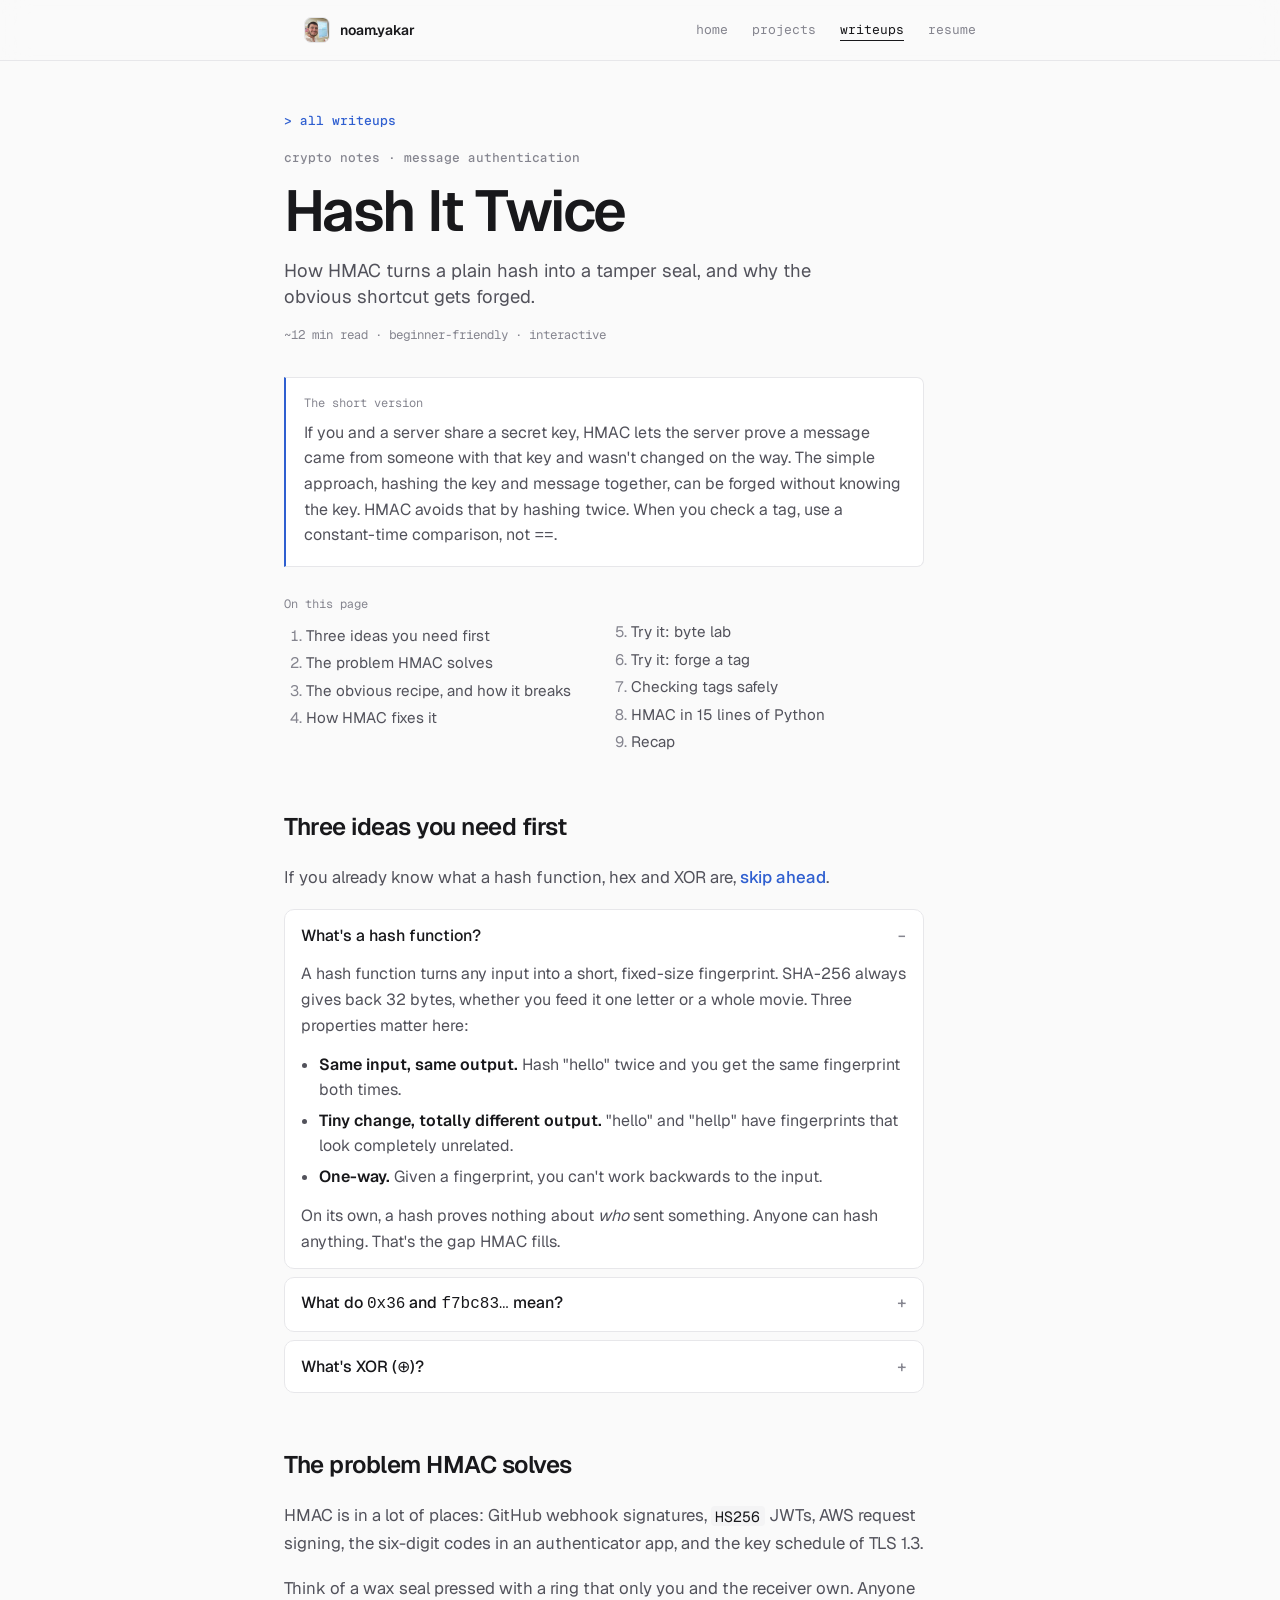
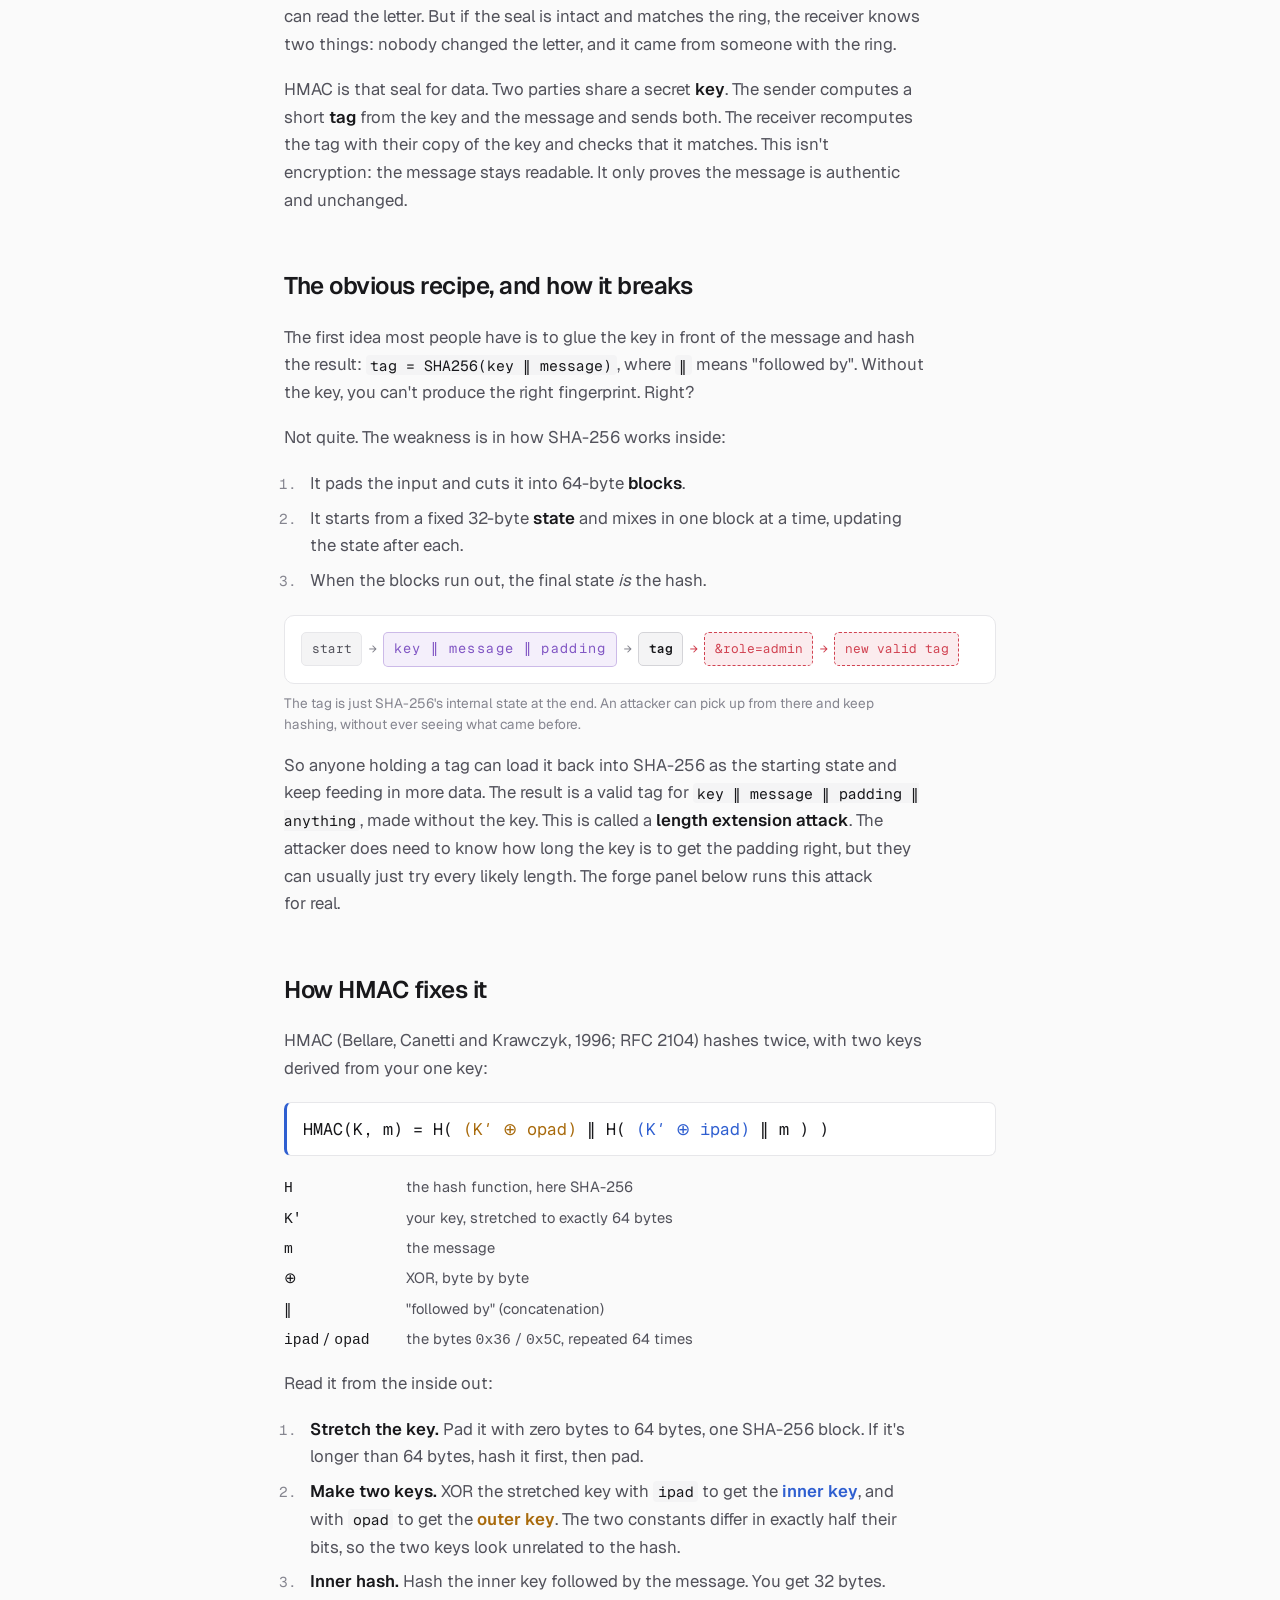
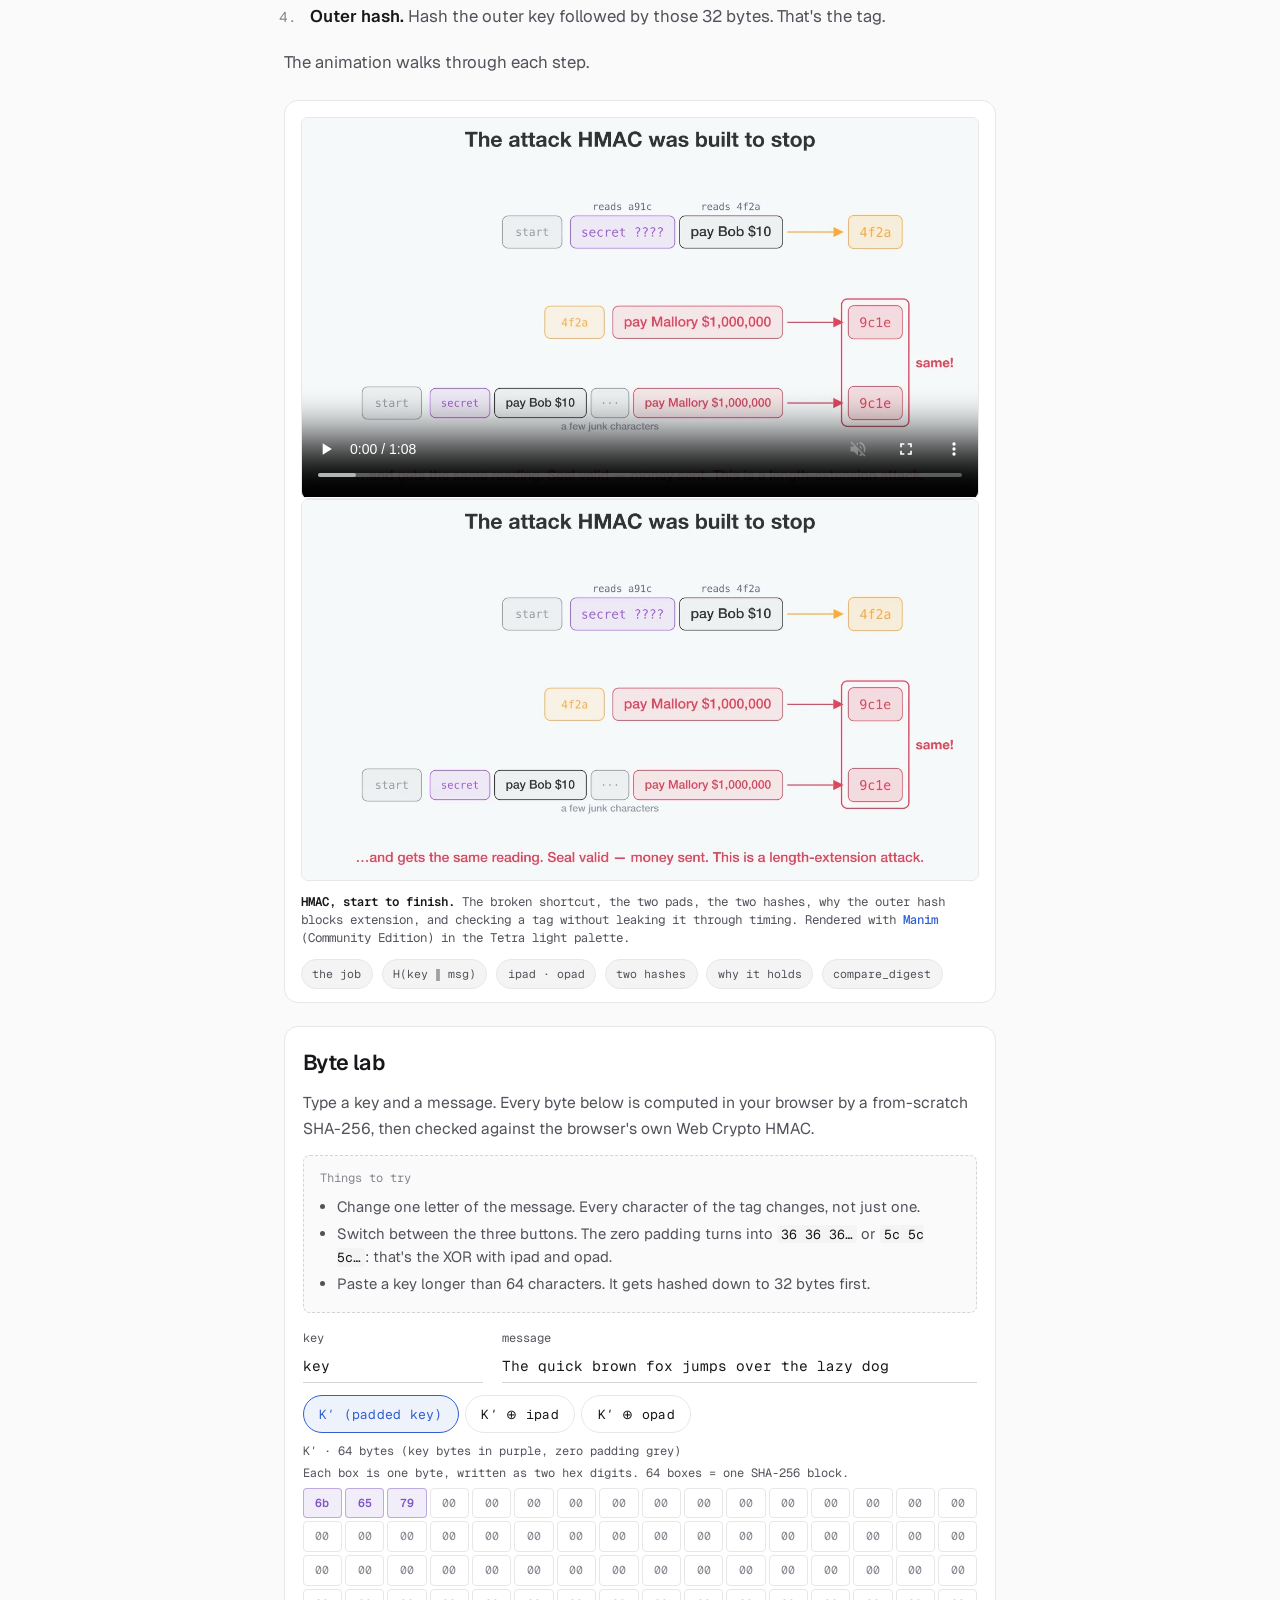
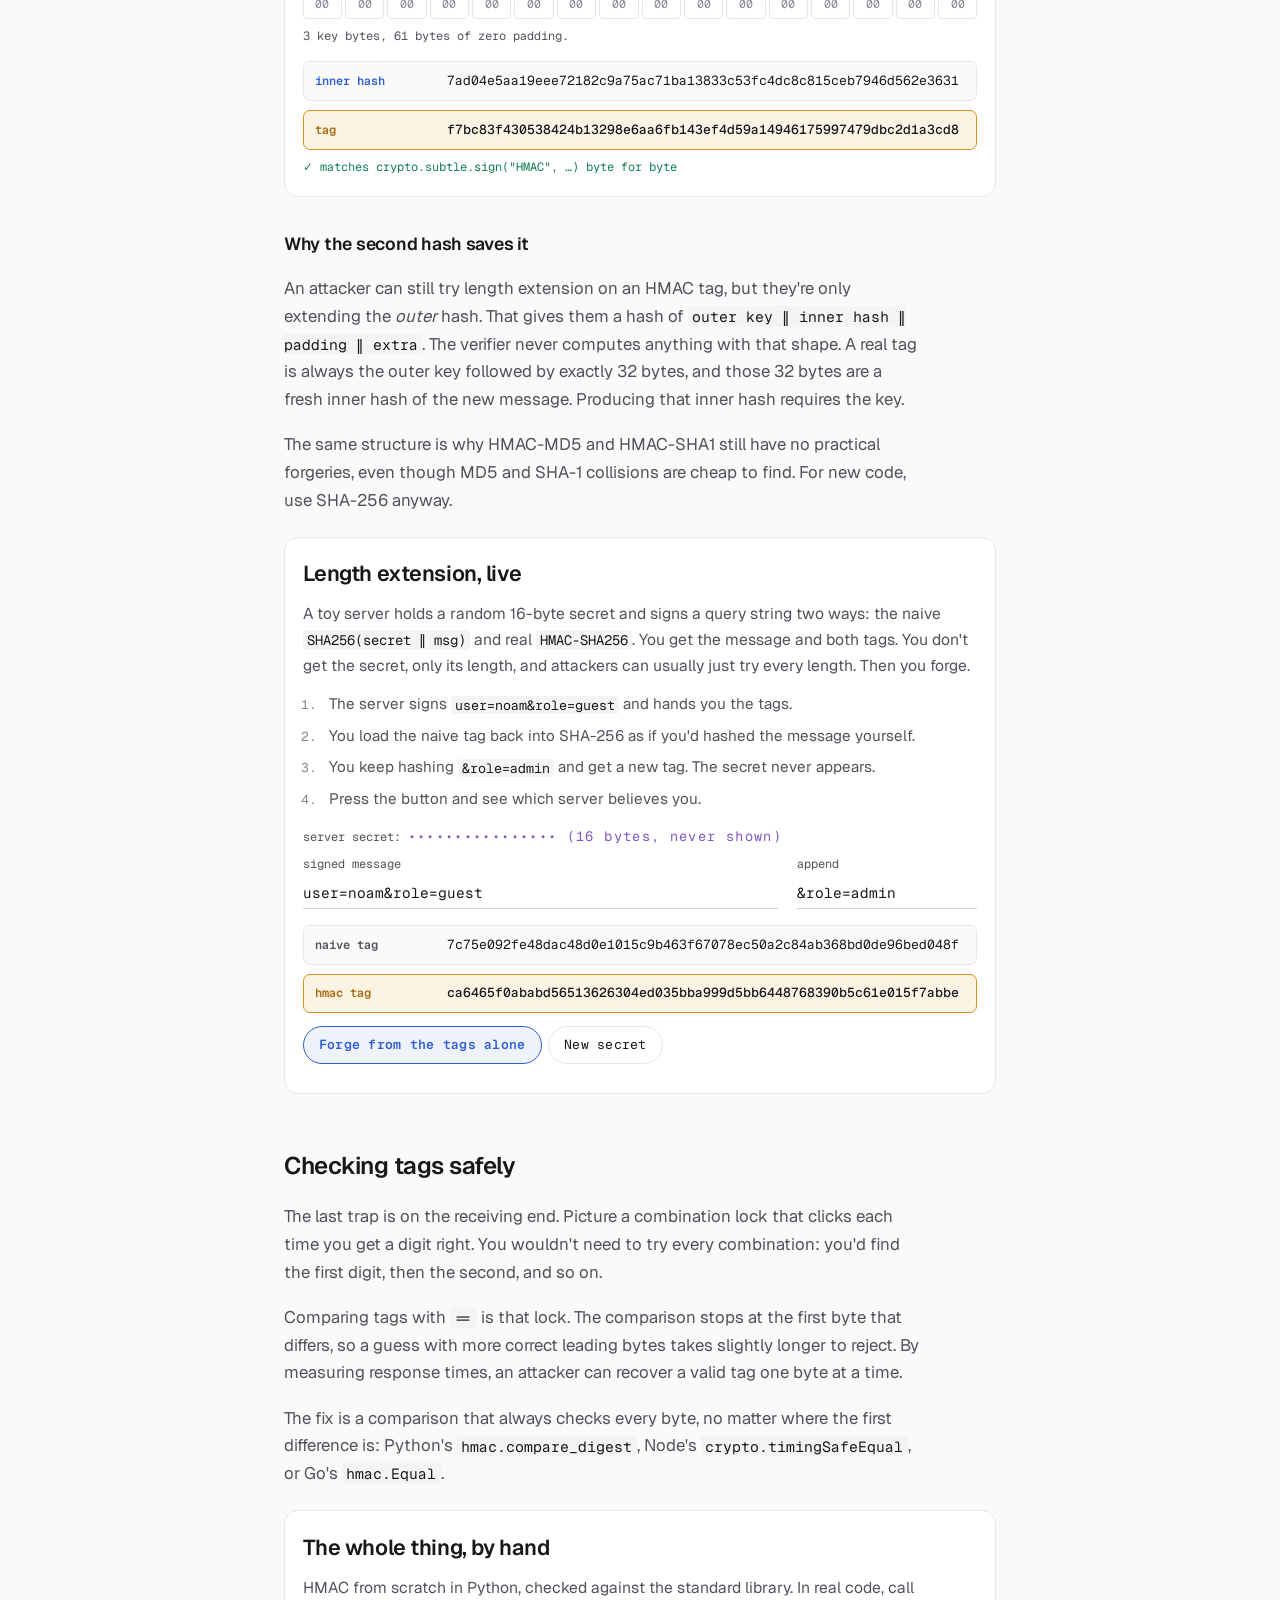
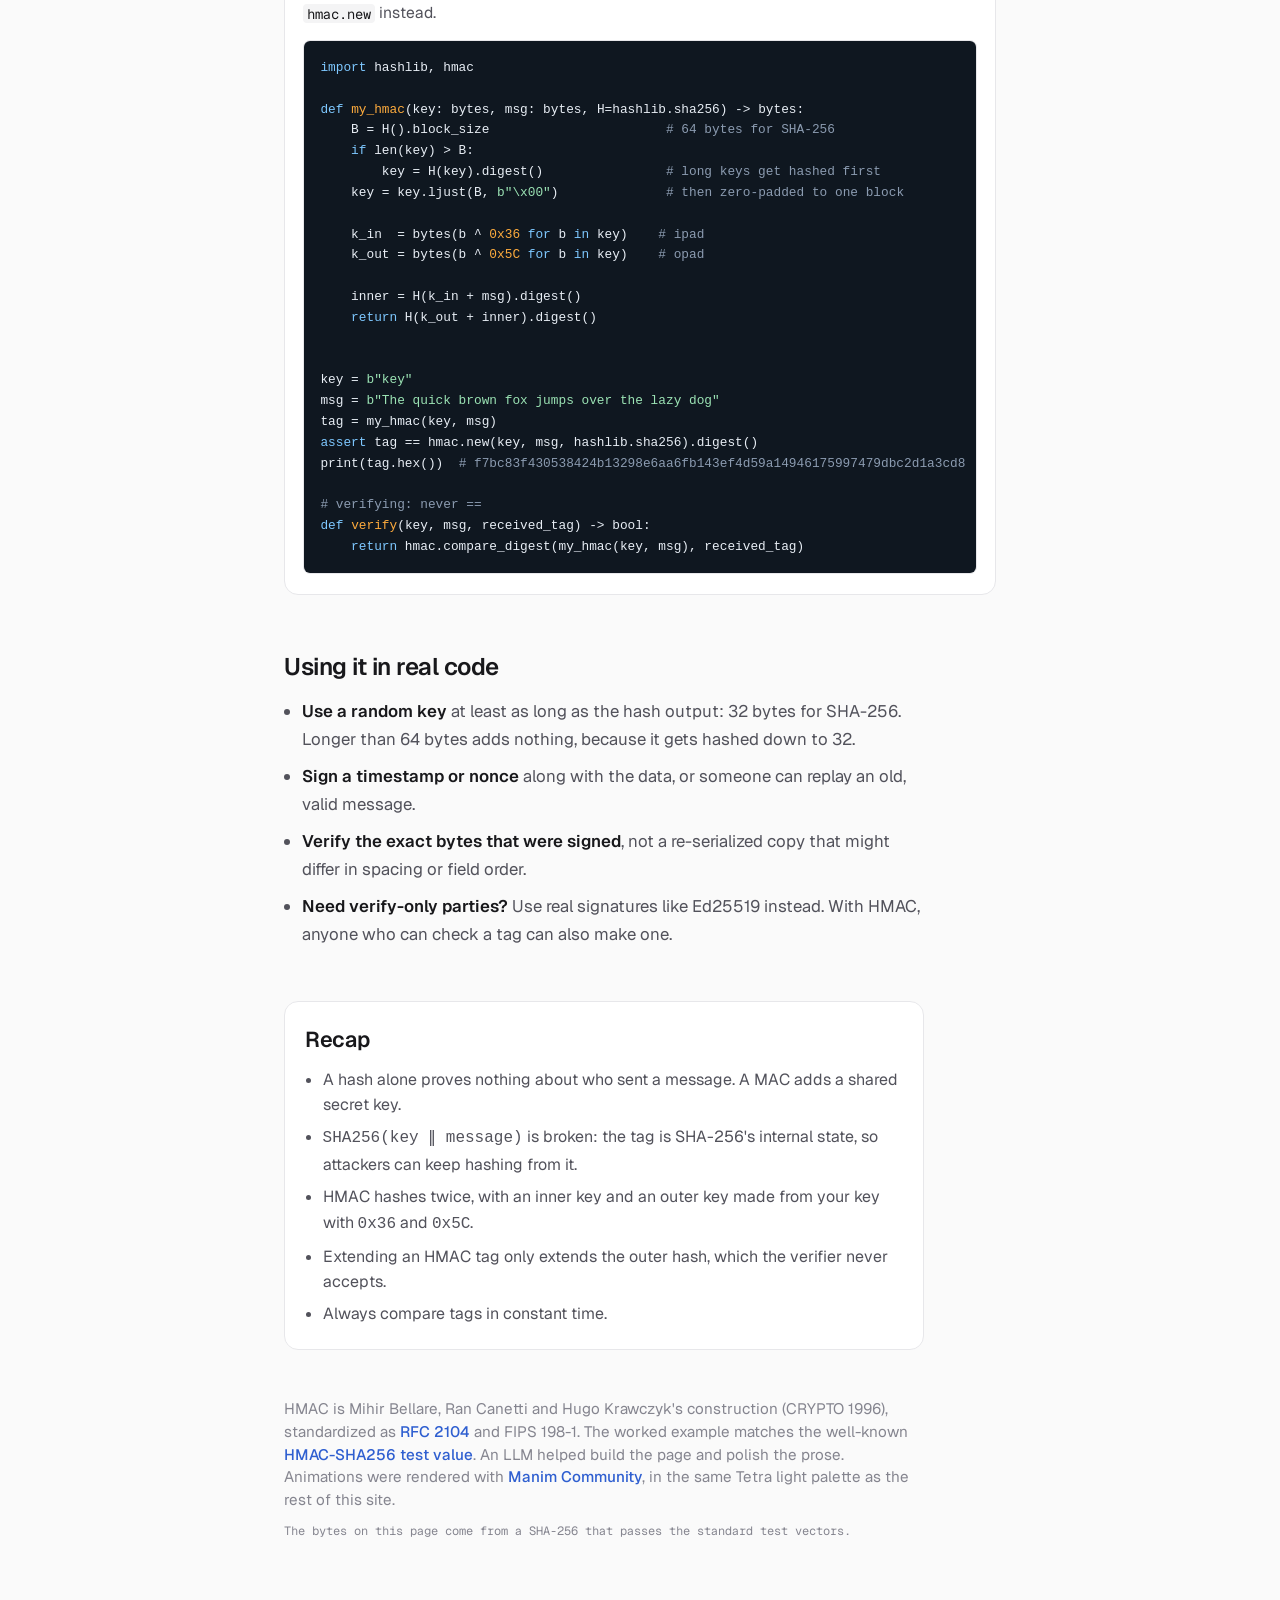
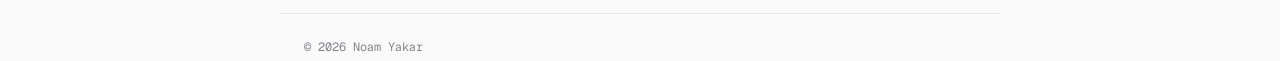
<file: writeups/hash-it-twice.html>
<!DOCTYPE html>
<html lang="en" data-theme="light">
<head>
<meta charset="utf-8">
<meta name="viewport" content="width=device-width, initial-scale=1">
<meta name="theme-color" content="#0073EA">
<meta name="color-scheme" content="light">
<title>Hash It Twice — Noam Yakar</title>
<meta name="description" content="HMAC explained with one Manim walkthrough: why H(key ‖ message) falls to length extension, the 0x36 / 0x5C pads, two nested hashes, and constant-time verification — plus a live byte lab and a real length-extension forge.">
<link rel="icon" href="../favicon.svg" type="image/svg+xml" />
<link rel="stylesheet" href="../css/site.css" />
<style>
  body.hmac-writeup {
    background: var(--background);
  }
  .hmac-article {
    max-width: 760px;
    margin: 0 auto;
    padding: var(--space-7) var(--space-5) var(--space-8);
  }
  .kicker {
    font-family: var(--font-mono);
    font-size: 0.72rem;
    letter-spacing: 0.14em;
    text-transform: uppercase;
    color: var(--blue);
    font-weight: 600;
    margin: 0 0 0.8rem;
  }
  .hmac-article > h1 {
    font-weight: 700;
    font-size: clamp(2.4rem, 6vw, 3.6rem);
    line-height: 1.05;
    letter-spacing: -0.03em;
    margin: 0;
    color: var(--text-primary);
  }

  .dek {
    font-size: 1.15rem;
    line-height: 1.45;
    color: var(--text-secondary);
    max-width: 36rem;
    margin: 1rem 0 0;
  }
  .prose {
    max-width: 40rem;
    font-size: 1.05rem;
    line-height: 1.65;
    color: var(--text-secondary);
  }
  .prose p { margin: 1.1rem 0; }
  .prose a, .hmac-article a { color: var(--blue); font-weight: 500; }
  .prose a:hover { color: var(--blue-strong); }
  .prose code, .panel code, .note code {
    font-family: var(--font-mono);
    font-size: 0.88em;
    color: var(--text-primary);
    background: var(--surface-hover);
    border-radius: 4px;
    padding: 0.05em 0.3em;
  }
  .hmac-article h2 {
    font-weight: 600;
    font-size: 1.35rem;
    letter-spacing: -0.02em;
    margin: 0 0 0.65rem;
    color: var(--text-primary);
  }
  .formula-big {
    font-family: var(--font-mono);
    font-size: clamp(0.85rem, 2.4vw, 1.05rem);
    color: var(--text-primary);
    background: var(--surface);
    border: 1px solid var(--border);
    border-left: 3px solid var(--blue);
    border-radius: var(--radius);
    padding: 0.8rem 1rem;
    margin: 1.2rem 0;
    overflow-x: auto;
    white-space: nowrap;
  }
  .formula-big .i { color: var(--blue); }
  .formula-big .o { color: var(--yellow-strong); }

  /* video */
  .diagram {
    margin: 1.5rem 0 0.35rem;
    padding: 1rem 1rem 0.85rem;
    border: 1px solid var(--border);
    border-radius: var(--radius-xl);
    background: var(--surface);
    box-shadow: var(--shadow-card);
  }
  .diagram video, .diagram img {
    display: block;
    width: 100%;
    height: auto;
    border-radius: var(--radius);
    background: var(--blue-soft);
    border: 1px solid var(--border);
  }
  .diagram video { aspect-ratio: 16 / 9; object-fit: cover; }
  .diagram figcaption {
    font-family: var(--font-mono);
    font-size: 0.78rem;
    color: var(--text-secondary);
    margin-top: 0.75rem;
    line-height: 1.45;
  }
  .diagram figcaption strong { color: var(--blue); font-weight: 600; }
  .anim-chapters { display: flex; flex-wrap: wrap; gap: 0.4rem 0.55rem; margin-top: 0.75rem; }
  .anim-chapters span {
    font-family: var(--font-mono);
    font-size: 0.72rem;
    color: var(--text-secondary);
    background: var(--blue-soft);
    border: 1px solid var(--border);
    border-radius: var(--radius-pill);
    padding: 0.28rem 0.65rem;
  }
  .poster-fallback { display: none; }
  @media (prefers-reduced-motion: reduce) {
    .diagram video { display: none; }
    .diagram .poster-fallback { display: block; }
  }

  /* panels + controls */
  .panel, .code-panel {
    margin-top: 1.4rem;
    padding: 1.15rem 1.1rem 1.25rem;
    border: 1px solid var(--border);
    border-radius: var(--radius-xl);
    background: var(--surface);
    box-shadow: var(--shadow-card);
  }
  .panel > .prose, .code-panel > .prose { margin: 0 0 0.85rem; max-width: none; font-size: 0.98rem; }
  button, input { font: inherit; color: inherit; }
  button {
    background: var(--surface);
    border: 1px solid var(--border);
    border-radius: var(--radius-pill);
    padding: 0.45rem 0.95rem;
    cursor: pointer;
    font-family: var(--font-mono);
    font-size: 0.82rem;
    letter-spacing: 0.02em;
    color: var(--text-primary);
    transition: var(--transition);
  }
  button:hover { border-color: var(--border-strong); background: var(--surface-hover); }
  button:focus-visible, input:focus-visible { outline: 2px solid var(--blue); outline-offset: 2px; }
  button.primary {
    border-color: var(--blue);
    color: var(--blue);
    background: var(--blue-soft);
    font-weight: 600;
  }
  button.primary:hover { background: #d6e9fa; }
  .choices { display: flex; gap: 0.4rem; flex-wrap: wrap; margin: 0.8rem 0 0.6rem; }
  .choices button[aria-pressed="true"] { border-color: var(--blue); color: var(--blue); background: var(--blue-soft); }
  .field-row { display: flex; flex-wrap: wrap; gap: 0.8rem 1.2rem; align-items: end; }
  label {
    display: flex;
    flex-direction: column;
    gap: 0.25rem;
    font-family: var(--font-mono);
    font-size: 0.75rem;
    color: var(--text-secondary);
    flex: 1 1 200px;
  }
  label.narrow { flex: 0 1 180px; }
  input[type="text"] {
    font-family: var(--font-mono);
    font-size: 0.9rem;
    background: transparent;
    border: none;
    border-bottom: 1px solid var(--border-strong);
    padding: 0.2rem 0;
    border-radius: 0;
    color: var(--text-primary);
    width: 100%;
  }
  .note, .lane-name {
    font-family: var(--font-mono);
    font-size: 0.75rem;
    color: var(--text-secondary);
  }
  .note { margin: 0.5rem 0 0; line-height: 1.5; }

  /* byte grid */
  .bytes {
    display: grid;
    grid-template-columns: repeat(16, minmax(0, 1fr));
    gap: 3px;
    margin-top: 0.35rem;
  }
  .byte {
    font-family: var(--font-mono);
    font-size: 0.72rem;
    text-align: center;
    padding: 0.32rem 0;
    border-radius: 4px;
    border: 1px solid var(--border);
    color: var(--text-muted);
    background: var(--surface);
    transition: background-color 200ms ease, color 200ms ease;
  }
  .byte.key { --c: var(--purple); }
  .byte.in { --c: var(--blue); }
  .byte.out { --c: var(--yellow-strong); }
  .byte.hot {
    color: var(--c);
    border-color: color-mix(in srgb, var(--c) 45%, transparent);
    background: color-mix(in srgb, var(--c) 10%, var(--surface));
    font-weight: 600;
  }
  .byte.pad.in, .byte.pad.out {
    color: var(--c);
    background: color-mix(in srgb, var(--c) 4%, var(--surface));
  }

  /* pipeline */
  .pipe { display: grid; gap: 0.55rem; margin-top: 1rem; }
  .stage-row {
    display: grid;
    grid-template-columns: 7.5rem 1fr;
    gap: 0.75rem;
    align-items: baseline;
    padding: 0.55rem 0.7rem;
    border-radius: var(--radius);
    border: 1px solid var(--border);
    background: var(--background);
  }
  .stage-row .lane-name { font-weight: 600; }
  .hex {
    font-family: var(--font-mono);
    font-size: 0.82rem;
    color: var(--text-primary);
    word-break: break-all;
    line-height: 1.5;
  }
  .stage-row.inner .lane-name { color: var(--blue); }
  .stage-row.tag { border-color: var(--yellow); background: var(--yellow-soft); }
  .stage-row.tag .lane-name { color: var(--yellow-strong); }
  .ok { color: var(--green-strong); }
  .bad { color: var(--danger); }
  #self-check, #lab-check { font-family: var(--font-mono); font-size: 0.75rem; }

  /* forge */
  .secret {
    font-family: var(--font-mono);
    font-size: 0.85rem;
    letter-spacing: 0.1em;
    color: var(--purple);
  }
  .verdicts {
    display: grid;
    grid-template-columns: repeat(auto-fit, minmax(240px, 1fr));
    gap: 0.7rem;
    margin-top: 1rem;
  }
  .verdict {
    border: 1px solid var(--border);
    border-radius: var(--radius-large);
    padding: 0.8rem 0.9rem;
    background: var(--background);
  }
  .verdict h3 {
    font-size: 0.9rem;
    font-weight: 600;
    margin: 0 0 0.35rem;
    color: var(--text-primary);
  }
  .verdict .big {
    font-family: var(--font-mono);
    font-weight: 700;
    font-size: 1.25rem;
    letter-spacing: 0.02em;
  }
  .verdict.accepted { border-color: var(--danger); background: var(--danger-soft); }
  .verdict.accepted .big { color: var(--danger); }
  .verdict.rejected { border-color: var(--green); background: var(--green-soft); }
  .verdict.rejected .big { color: var(--green-strong); }
  .wire {
    font-family: var(--font-mono);
    font-size: 0.8rem;
    line-height: 1.55;
    word-break: break-all;
    color: var(--text-primary);
    background: var(--background);
    border: 1px dashed var(--border-strong);
    border-radius: var(--radius);
    padding: 0.6rem 0.75rem;
    margin-top: 0.4rem;
  }
  .wire .glue { color: var(--danger); }
  .wire .extra { color: var(--purple); font-weight: 600; }
  .forge-out[hidden] { display: none; }

  /* code */
  .code-block {
    margin: 0;
    padding: 1rem 1.05rem;
    overflow-x: auto;
    border-radius: var(--radius);
    border: 1px solid var(--border);
    background: #0f1720;
    color: #e8eef5;
    font-family: var(--font-mono);
    font-size: 0.8rem;
    line-height: 1.55;
  }
  .code-block .c { color: #8b9bb0; }
  .code-block .k { color: #7ec8ff; }
  .code-block .n { color: #fdab3d; }
  .code-block .s { color: #9be3b4; }

  footer.hmac-foot {
    margin-top: 3rem;
    max-width: 40rem;
    color: var(--text-muted);
    font-size: 0.95rem;
    line-height: 1.5;
  }
  footer.hmac-foot p { margin: 0.6rem 0; }


  /* ── Beginner scaffolding ── */
  .kicker { color: var(--text-muted); letter-spacing: 0; text-transform: none; font-weight: 500; font-size: 0.8rem; }
  .hmac-article > h1 { font-weight: 600; letter-spacing: -0.035em; }
  .meta-line { font-family: var(--font-mono); font-size: 0.78rem; color: var(--text-muted); margin: 0.9rem 0 0; }
  .prose h2 { margin: 3.25rem 0 0.75rem; font-size: 1.5rem; }
  .prose h3 { margin: 2rem 0 0.5rem; font-size: 1.1rem; font-weight: 600; color: var(--text-primary); letter-spacing: -0.015em; }
  .prose strong { color: var(--text-primary); font-weight: 600; }
  .tldr {
    margin: 2rem 0 0;
    padding: 1rem 1.15rem;
    border: 1px solid var(--border);
    border-left: 2px solid var(--blue);
    border-radius: 0 var(--radius) var(--radius) 0;
    background: var(--surface);
    max-width: 40rem;
    color: var(--text-secondary);
    line-height: 1.6;
  }
  .tldr-title, .toc-title, .try-title {
    font-family: var(--font-mono);
    font-size: 0.75rem;
    color: var(--text-muted);
    margin: 0 0 0.4rem;
  }
  .toc { margin: 1.75rem 0 0; max-width: 40rem; }
  .toc ol { margin: 0; padding-left: 1.4rem; columns: 2 16rem; column-gap: 2rem; }
  .toc li { margin: 0.2rem 0; color: var(--text-muted); font-size: 0.95rem; break-inside: avoid; }
  .toc a { color: var(--text-secondary) !important; font-weight: 400 !important; }
  .toc a:hover { color: var(--blue) !important; }
  .hmac-article h2[id], .hmac-article h3[id] { scroll-margin-top: 84px; }
  .primers { display: grid; gap: 0.5rem; max-width: 40rem; margin-top: 1rem; }
  .primer {
    border: 1px solid var(--border);
    border-radius: var(--radius-large);
    background: var(--surface);
    padding: 0 1rem;
  }
  .primer summary {
    cursor: pointer;
    list-style: none;
    padding: 0.8rem 0;
    font-weight: 500;
    color: var(--text-primary);
    display: flex;
    justify-content: space-between;
    gap: 1rem;
  }
  .primer summary::-webkit-details-marker { display: none; }
  .primer summary::after { content: "+"; font-family: var(--font-mono); color: var(--text-muted); }
  .primer[open] summary::after { content: "–"; }
  .primer p, .primer ul { color: var(--text-secondary); line-height: 1.6; margin: 0 0 0.85rem; }
  .primer ul { padding-left: 1.1rem; }
  .primer li { margin: 0.3rem 0; }
  .primer strong { color: var(--text-primary); font-weight: 600; }
  .mini {
    font-family: var(--font-mono);
    font-size: 0.85rem;
    background: var(--surface-hover);
    border-radius: var(--radius);
    padding: 0.7rem 0.9rem;
    margin: 0 0 0.85rem;
    overflow-x: auto;
    color: var(--text-primary);
  }
  .mini code { background: none; padding: 0; border: 0; }
  .steps { padding-left: 1.4rem; margin: 1rem 0; }
  .steps li { margin: 0.45rem 0; padding-left: 0.25rem; }
  .steps li::marker { font-family: var(--font-mono); color: var(--text-muted); font-size: 0.85em; }
  .steps.compact { font-size: 0.95rem; color: var(--text-secondary); margin: 0 0 0.9rem; max-width: none; }
  .i-word { color: var(--blue); font-weight: 600; }
  .o-word { color: var(--yellow-strong); font-weight: 600; }
  .legend {
    display: grid;
    grid-template-columns: 1fr;
    gap: 0.3rem;
    margin: 0 0 1rem;
    max-width: 40rem;
    font-size: 0.92rem;
  }
  .legend div { display: flex; gap: 0.6rem; align-items: baseline; }
  .legend dt { flex: 0 0 7rem; color: var(--text-primary); }
  .legend dd { margin: 0; color: var(--text-secondary); }
  .chain { margin: 1.25rem 0 0.5rem; }
  .chain-row {
    display: flex;
    flex-wrap: wrap;
    align-items: center;
    gap: 0.4rem;
    padding: 1rem;
    border: 1px solid var(--border);
    border-radius: var(--radius-large);
    background: var(--surface);
    font-family: var(--font-mono);
    font-size: 0.8rem;
  }
  .chain-state, .chain-block { padding: 0.35rem 0.6rem; border-radius: var(--radius-small); border: 1px solid var(--border); white-space: nowrap; }
  .chain-state { background: var(--surface-hover); color: var(--text-secondary); }
  .chain-block.secret { background: var(--purple-soft); border-color: color-mix(in srgb, var(--purple) 35%, transparent); color: var(--purple); }
  .chain-state.tagged { color: var(--text-primary); font-weight: 600; border-color: var(--border-strong); }
  .chain-block.attacker, .chain-state.attacker { border-style: dashed; border-color: var(--danger); color: var(--danger); background: var(--danger-soft); }
  .chain-arrow { color: var(--text-muted); }
  .chain-arrow.attacker { color: var(--danger); }
  .chain figcaption { font-size: 0.85rem; color: var(--text-muted); margin-top: 0.6rem; max-width: 40rem; line-height: 1.5; }
  .try {
    margin: 0 0 1rem;
    padding: 0.8rem 1rem;
    border-radius: var(--radius);
    background: var(--background);
    border: 1px dashed var(--border-strong);
  }
  .try ul { margin: 0; padding-left: 1.1rem; font-size: 0.93rem; color: var(--text-secondary); line-height: 1.55; }
  .try li { margin: 0.25rem 0; }
  .how-read { margin-top: 0.15rem; }
  .checklist { padding-left: 1.1rem; }
  .checklist li { margin: 0.6rem 0; }
  .recap {
    margin-top: 3.25rem;
    padding: 1.25rem 1.25rem 1rem;
    border: 1px solid var(--border);
    border-radius: var(--radius-xl);
    background: var(--surface);
    max-width: 40rem;
  }
  .recap h2 { margin-top: 0; }
  .recap ul { padding-left: 1.1rem; color: var(--text-secondary); line-height: 1.6; }
  .recap li { margin: 0.4rem 0; }
  .anim-chapters span { background: var(--surface-hover); }
  .diagram figcaption strong { color: var(--text-primary); }

  @media (max-width: 640px) {
    .legend dt { flex-basis: 5.5rem; }
    .hmac-article { padding: var(--space-5) var(--space-4) var(--space-7); }
    .bytes { grid-template-columns: repeat(8, minmax(0, 1fr)); }
    .stage-row { grid-template-columns: 1fr; gap: 0.2rem; }
  }
</style>
</head>
<body class="site hmac-writeup">
  <a class="skip-link" href="#main">Skip to content</a>
  <nav class="topbar" aria-label="Primary">
    <div class="topbar-inner">
      <a class="topbar-brand" href="../index.html">
        <img class="topbar-avatar" src="../avatar.jpg" alt="" width="26" height="26" />
        <span>noam.yakar</span>
      </a>
      <div class="topbar-end">
        <div class="topbar-links">
          <a href="../index.html">home</a>
          <a href="../projects.html">projects</a>
          <a href="index.html" aria-current="page">writeups</a>
          <a href="../resume1.pdf" target="_blank" rel="noopener noreferrer">resume</a>
        </div>
      </div>
    </div>
  </nav>
<main class="hmac-article" id="main">
  <p class="back-link"><a href="index.html">&gt; all writeups</a></p>
  <p class="kicker">crypto notes · message authentication</p>
  <h1>Hash It Twice</h1>
  <p class="dek">How HMAC turns a plain hash into a tamper seal, and why the obvious shortcut gets forged.</p>
  <p class="meta-line">~12 min read · beginner-friendly · interactive</p>

  <aside class="tldr" aria-label="Summary">
    <p class="tldr-title">The short version</p>
    <p>If you and a server share a secret key, HMAC lets the server prove a message came from someone with that key and wasn't changed on the way. The simple approach, hashing the key and message together, can be forged without knowing the key. HMAC avoids that by hashing twice. When you check a tag, use a constant-time comparison, not <code>==</code>.</p>
  </aside>

  <nav class="toc" aria-label="On this page">
    <p class="toc-title">On this page</p>
    <ol>
      <li><a href="#basics">Three ideas you need first</a></li>
      <li><a href="#problem">The problem HMAC solves</a></li>
      <li><a href="#naive">The obvious recipe, and how it breaks</a></li>
      <li><a href="#hmac">How HMAC fixes it</a></li>
      <li><a href="#lab-title">Try it: byte lab</a></li>
      <li><a href="#forge-title">Try it: forge a tag</a></li>
      <li><a href="#timing">Checking tags safely</a></li>
      <li><a href="#code-title">HMAC in 15 lines of Python</a></li>
      <li><a href="#recap">Recap</a></li>
    </ol>
  </nav>

  <section class="prose" aria-labelledby="basics">
    <h2 id="basics">Three ideas you need first</h2>
    <p>If you already know what a hash function, hex and XOR are, <a href="#problem">skip ahead</a>.</p>
  </section>

  <div class="primers">
    <details class="primer" open>
      <summary><span>What's a hash function?</span></summary>
      <p>A hash function turns any input into a short, fixed-size fingerprint. SHA-256 always gives back 32 bytes, whether you feed it one letter or a whole movie. Three properties matter here:</p>
      <ul>
        <li><strong>Same input, same output.</strong> Hash "hello" twice and you get the same fingerprint both times.</li>
        <li><strong>Tiny change, totally different output.</strong> "hello" and "hellp" have fingerprints that look completely unrelated.</li>
        <li><strong>One-way.</strong> Given a fingerprint, you can't work backwards to the input.</li>
      </ul>
      <p>On its own, a hash proves nothing about <em>who</em> sent something. Anyone can hash anything. That's the gap HMAC fills.</p>
    </details>
    <details class="primer">
      <summary><span>What do <code>0x36</code> and <code>f7bc83…</code> mean?</span></summary>
      <p>Computers store data as bytes, and a byte is a number from 0 to 255. Writing bytes in <strong>hexadecimal</strong> (base 16, digits <code>0–9</code> then <code>a–f</code>) means every byte is exactly two characters: <code>00</code> is 0, <code>36</code> is 54, <code>ff</code> is 255. The <code>0x</code> prefix just says "this is hex". A 32-byte SHA-256 output is 64 hex characters.</p>
    </details>
    <details class="primer">
      <summary><span>What's XOR (⊕)?</span></summary>
      <p>XOR compares two values bit by bit. Each output bit is 1 if the input bits are different and 0 if they're the same:</p>
      <pre class="mini"><code>  0110 1011   (a key byte)
⊕ 0011 0110   (0x36)
= 0101 1101</code></pre>
      <p>Two things make XOR useful here. XOR-ing with the same value twice gets you back where you started. And XOR-ing a key with two different constants gives you two different-looking keys from one secret.</p>
    </details>
  </div>

  <section class="prose" aria-labelledby="problem">
    <h2 id="problem">The problem HMAC solves</h2>
    <p>HMAC is in a lot of places: GitHub webhook signatures, <code>HS256</code> JWTs, AWS request signing, the six-digit codes in an authenticator app, and the key schedule of TLS 1.3.</p>
    <p>Think of a wax seal pressed with a ring that only you and the receiver own. Anyone can read the letter. But if the seal is intact and matches the ring, the receiver knows two things: nobody changed the letter, and it came from someone with the ring.</p>
    <p>HMAC is that seal for data. Two parties share a secret <strong>key</strong>. The sender computes a short <strong>tag</strong> from the key and the message and sends both. The receiver recomputes the tag with their copy of the key and checks that it matches. This isn't encryption: the message stays readable. It only proves the message is authentic and unchanged.</p>
  </section>

  <section class="prose" aria-labelledby="naive">
    <h2 id="naive">The obvious recipe, and how it breaks</h2>
    <p>The first idea most people have is to glue the key in front of the message and hash the result: <code>tag = SHA256(key ‖ message)</code>, where <code>‖</code> means "followed by". Without the key, you can't produce the right fingerprint. Right?</p>
    <p>Not quite. The weakness is in how SHA-256 works inside:</p>
    <ol class="steps">
      <li>It pads the input and cuts it into 64-byte <strong>blocks</strong>.</li>
      <li>It starts from a fixed 32-byte <strong>state</strong> and mixes in one block at a time, updating the state after each.</li>
      <li>When the blocks run out, the final state <em>is</em> the hash.</li>
    </ol>
  </section>

  <figure class="chain" aria-label="Diagram: SHA-256 processes blocks one by one. The final state is the tag. An attacker can start from that tag and keep processing extra blocks.">
    <div class="chain-row">
      <span class="chain-state">start</span>
      <span class="chain-arrow" aria-hidden="true">→</span>
      <span class="chain-block secret">key ‖ message ‖ padding</span>
      <span class="chain-arrow" aria-hidden="true">→</span>
      <span class="chain-state tagged">tag</span>
      <span class="chain-arrow attacker" aria-hidden="true">→</span>
      <span class="chain-block attacker">&amp;role=admin</span>
      <span class="chain-arrow attacker" aria-hidden="true">→</span>
      <span class="chain-state attacker">new valid tag</span>
    </div>
    <figcaption>The tag is just SHA-256's internal state at the end. An attacker can pick up from there and keep hashing, without ever seeing what came before.</figcaption>
  </figure>

  <div class="prose">
    <p>So anyone holding a tag can load it back into SHA-256 as the starting state and keep feeding in more data. The result is a valid tag for <code>key ‖ message ‖ padding ‖ anything</code>, made without the key. This is called a <strong>length extension attack</strong>. The attacker does need to know how long the key is to get the padding right, but they can usually just try every likely length. The forge panel below runs this attack for real.</p>
  </div>

  <section class="prose" aria-labelledby="hmac">
    <h2 id="hmac">How HMAC fixes it</h2>
    <p>HMAC (Bellare, Canetti and Krawczyk, 1996; RFC 2104) hashes twice, with two keys derived from your one key:</p>
  </section>

  <div class="formula-big" aria-label="HMAC of K and m equals H of K-out concatenated with H of K-in concatenated with m">
    HMAC(K, m) = H( <span class="o">(K′ ⊕ opad)</span> ‖ H( <span class="i">(K′ ⊕ ipad)</span> ‖ m ) )
  </div>

  <dl class="legend">
    <div><dt><code>H</code></dt><dd>the hash function, here SHA-256</dd></div>
    <div><dt><code>K′</code></dt><dd>your key, stretched to exactly 64 bytes</dd></div>
    <div><dt><code>m</code></dt><dd>the message</dd></div>
    <div><dt><code>⊕</code></dt><dd>XOR, byte by byte</dd></div>
    <div><dt><code>‖</code></dt><dd>"followed by" (concatenation)</dd></div>
    <div><dt><code>ipad</code> / <code>opad</code></dt><dd>the bytes <code>0x36</code> / <code>0x5C</code>, repeated 64 times</dd></div>
  </dl>

  <div class="prose">
    <p>Read it from the inside out:</p>
    <ol class="steps">
      <li><strong>Stretch the key.</strong> Pad it with zero bytes to 64 bytes, one SHA-256 block. If it's longer than 64 bytes, hash it first, then pad.</li>
      <li><strong>Make two keys.</strong> XOR the stretched key with <code>ipad</code> to get the <span class="i-word">inner key</span>, and with <code>opad</code> to get the <span class="o-word">outer key</span>. The two constants differ in exactly half their bits, so the two keys look unrelated to the hash.</li>
      <li><strong>Inner hash.</strong> Hash the inner key followed by the message. You get 32 bytes.</li>
      <li><strong>Outer hash.</strong> Hash the outer key followed by those 32 bytes. That's the tag.</li>
    </ol>
    <p>The animation walks through each step.</p>
  </div>

  <figure class="diagram" id="hmac-central">
    <video
      controls muted playsinline
      poster="hmac/videos/hmac_central_poster.jpg"
      aria-label="Central HMAC animation: why H(key ‖ msg) breaks, the ipad and opad keys, the nested hashes, and constant-time verification"
      width="1280"
      height="720"
    >
      <source src="hmac/videos/hmac_central.webm" type="video/webm" />
      <source src="hmac/videos/hmac_central.mp4" type="video/mp4" />
    </video>
    <img class="poster-fallback" src="hmac/videos/hmac_central_poster.jpg" alt="HMAC central animation poster" width="1280" height="720" />
    <figcaption>
      <strong>HMAC, start to finish.</strong>
      The broken shortcut, the two pads, the two hashes, why the outer hash blocks extension, and checking a tag without leaking it through timing. Rendered with
      <a href="https://www.manim.community/">Manim</a>
      (Community Edition) in the Tetra light palette.
    </figcaption>
    <div class="anim-chapters" aria-label="Animation chapters">
      <span>the job</span>
      <span>H(key ‖ msg)</span>
      <span>ipad · opad</span>
      <span>two hashes</span>
      <span>why it holds</span>
      <span>compare_digest</span>
    </div>
  </figure>

  <section class="panel" aria-labelledby="lab-title">
    <h2 id="lab-title">Byte lab</h2>
    <p class="prose">Type a key and a message. Every byte below is computed in your browser by a from-scratch SHA-256, then checked against the browser's own Web Crypto HMAC.</p>
    <div class="try">
      <p class="try-title">Things to try</p>
      <ul>
        <li>Change one letter of the message. Every character of the tag changes, not just one.</li>
        <li>Switch between the three buttons. The zero padding turns into <code>36 36 36…</code> or <code>5c 5c 5c…</code>: that's the XOR with ipad and opad.</li>
        <li>Paste a key longer than 64 characters. It gets hashed down to 32 bytes first.</li>
      </ul>
    </div>
    <form class="field-row" id="lab-form" autocomplete="off">
      <label class="narrow">key<input id="lab-key" type="text" value="key" spellcheck="false"></label>
      <label>message<input id="lab-msg" type="text" value="The quick brown fox jumps over the lazy dog" spellcheck="false"></label>
    </form>
    <div class="choices" role="group" aria-label="Which 64-byte key to show">
      <button type="button" data-view="key" aria-pressed="true">K′ (padded key)</button>
      <button type="button" data-view="in" aria-pressed="false">K′ ⊕ ipad</button>
      <button type="button" data-view="out" aria-pressed="false">K′ ⊕ opad</button>
    </div>
    <p class="lane-name" id="grid-label"></p>
    <p class="note how-read">Each box is one byte, written as two hex digits. 64 boxes = one SHA-256 block.</p>
    <div class="bytes" id="grid" aria-live="polite"></div>
    <p class="note" id="key-note"></p>
    <div class="pipe">
      <div class="stage-row inner"><span class="lane-name">inner hash</span><span class="hex" id="out-inner"></span></div>
      <div class="stage-row tag"><span class="lane-name">tag</span><span class="hex" id="out-tag"></span></div>
    </div>
    <p class="note" id="lab-check"></p>
  </section>

  <div class="prose">
    <h3>Why the second hash saves it</h3>
    <p>An attacker can still try length extension on an HMAC tag, but they're only extending the <em>outer</em> hash. That gives them a hash of <code>outer key ‖ inner hash ‖ padding ‖ extra</code>. The verifier never computes anything with that shape. A real tag is always the outer key followed by exactly 32 bytes, and those 32 bytes are a fresh inner hash of the new message. Producing that inner hash requires the key.</p>
    <p>The same structure is why HMAC-MD5 and HMAC-SHA1 still have no practical forgeries, even though MD5 and SHA-1 collisions are cheap to find. For new code, use SHA-256 anyway.</p>
  </div>

  <section class="panel" aria-labelledby="forge-title">
    <h2 id="forge-title">Length extension, live</h2>
    <p class="prose">A toy server holds a random 16-byte secret and signs a query string two ways: the naive <code>SHA256(secret ‖ msg)</code> and real <code>HMAC-SHA256</code>. You get the message and both tags. You don't get the secret, only its length, and attackers can usually just try every length. Then you forge.</p>
    <ol class="steps compact">
      <li>The server signs <code>user=noam&amp;role=guest</code> and hands you the tags.</li>
      <li>You load the naive tag back into SHA-256 as if you'd hashed the message yourself.</li>
      <li>You keep hashing <code>&amp;role=admin</code> and get a new tag. The secret never appears.</li>
      <li>Press the button and see which server believes you.</li>
    </ol>
    <p class="note">server secret: <span class="secret" id="secret-mask"></span></p>
    <div class="field-row" style="margin-top:0.6rem">
      <label>signed message<input id="forge-msg" type="text" value="user=noam&amp;role=guest" spellcheck="false"></label>
      <label class="narrow">append<input id="forge-extra" type="text" value="&amp;role=admin" spellcheck="false"></label>
    </div>
    <div class="pipe">
      <div class="stage-row"><span class="lane-name">naive tag</span><span class="hex" id="naive-tag"></span></div>
      <div class="stage-row tag"><span class="lane-name">hmac tag</span><span class="hex" id="hmac-tag"></span></div>
    </div>
    <div class="choices">
      <button type="button" class="primary" id="forge-btn">Forge from the tags alone</button>
      <button type="button" id="reseed">New secret</button>
    </div>
    <div class="forge-out" id="forge-out" hidden>
      <p class="lane-name" style="margin-top:0.6rem">forged message on the wire (red = SHA-256 padding the attacker had to include)</p>
      <div class="wire" id="forged-wire"></div>
      <div class="verdicts">
        <div class="verdict" id="v-naive">
          <h3>Naive server · SHA256(secret ‖ msg)</h3>
          <div class="big" id="v-naive-big"></div>
          <p class="note" id="v-naive-note"></p>
        </div>
        <div class="verdict" id="v-hmac">
          <h3>HMAC server · HMAC-SHA256</h3>
          <div class="big" id="v-hmac-big"></div>
          <p class="note" id="v-hmac-note"></p>
        </div>
      </div>
    </div>
  </section>

  <section class="prose" aria-labelledby="timing">
    <h2 id="timing">Checking tags safely</h2>
    <p>The last trap is on the receiving end. Picture a combination lock that clicks each time you get a digit right. You wouldn't need to try every combination: you'd find the first digit, then the second, and so on.</p>
    <p>Comparing tags with <code>==</code> is that lock. The comparison stops at the first byte that differs, so a guess with more correct leading bytes takes slightly longer to reject. By measuring response times, an attacker can recover a valid tag one byte at a time.</p>
    <p>The fix is a comparison that always checks every byte, no matter where the first difference is: Python's <code>hmac.compare_digest</code>, Node's <code>crypto.timingSafeEqual</code>, or Go's <code>hmac.Equal</code>.</p>
  </section>

  <section class="code-panel" aria-labelledby="code-title">
    <h2 id="code-title">The whole thing, by hand</h2>
    <p class="prose">HMAC from scratch in Python, checked against the standard library. In real code, call <code>hmac.new</code> instead.</p>
<pre class="code-block" tabindex="0"><code><span class="k">import</span> hashlib, hmac

<span class="k">def</span> <span class="n">my_hmac</span>(key: bytes, msg: bytes, H=hashlib.sha256) -&gt; bytes:
    B = H().block_size                       <span class="c"># 64 bytes for SHA-256</span>
    <span class="k">if</span> len(key) &gt; B:
        key = H(key).digest()                <span class="c"># long keys get hashed first</span>
    key = key.ljust(B, <span class="s">b"\x00"</span>)              <span class="c"># then zero-padded to one block</span>

    k_in  = bytes(b ^ <span class="n">0x36</span> <span class="k">for</span> b <span class="k">in</span> key)    <span class="c"># ipad</span>
    k_out = bytes(b ^ <span class="n">0x5C</span> <span class="k">for</span> b <span class="k">in</span> key)    <span class="c"># opad</span>

    inner = H(k_in + msg).digest()
    <span class="k">return</span> H(k_out + inner).digest()


key = <span class="s">b"key"</span>
msg = <span class="s">b"The quick brown fox jumps over the lazy dog"</span>
tag = my_hmac(key, msg)
<span class="k">assert</span> tag == hmac.new(key, msg, hashlib.sha256).digest()
print(tag.hex())  <span class="c"># f7bc83f430538424b13298e6aa6fb143ef4d59a14946175997479dbc2d1a3cd8</span>

<span class="c"># verifying: never ==</span>
<span class="k">def</span> <span class="n">verify</span>(key, msg, received_tag) -&gt; bool:
    <span class="k">return</span> hmac.compare_digest(my_hmac(key, msg), received_tag)</code></pre>
  </section>

  <section class="prose" aria-labelledby="practice">
    <h2 id="practice">Using it in real code</h2>
    <ul class="checklist">
      <li><strong>Use a random key</strong> at least as long as the hash output: 32 bytes for SHA-256. Longer than 64 bytes adds nothing, because it gets hashed down to 32.</li>
      <li><strong>Sign a timestamp or nonce</strong> along with the data, or someone can replay an old, valid message.</li>
      <li><strong>Verify the exact bytes that were signed</strong>, not a re-serialized copy that might differ in spacing or field order.</li>
      <li><strong>Need verify-only parties?</strong> Use real signatures like Ed25519 instead. With HMAC, anyone who can check a tag can also make one.</li>
    </ul>
  </section>

  <section class="recap" aria-labelledby="recap">
    <h2 id="recap">Recap</h2>
    <ul>
      <li>A hash alone proves nothing about who sent a message. A MAC adds a shared secret key.</li>
      <li><code>SHA256(key ‖ message)</code> is broken: the tag is SHA-256's internal state, so attackers can keep hashing from it.</li>
      <li>HMAC hashes twice, with an inner key and an outer key made from your key with <code>0x36</code> and <code>0x5C</code>.</li>
      <li>Extending an HMAC tag only extends the outer hash, which the verifier never accepts.</li>
      <li>Always compare tags in constant time.</li>
    </ul>
  </section>

  <footer class="hmac-foot">
    <p>HMAC is Mihir Bellare, Ran Canetti and Hugo Krawczyk's construction (CRYPTO 1996), standardized as
      <a href="https://www.rfc-editor.org/rfc/rfc2104">RFC 2104</a> and FIPS 198-1. The worked example matches the well-known
      <a href="https://en.wikipedia.org/wiki/HMAC#Examples">HMAC-SHA256 test value</a>.
      An LLM helped build the page and polish the prose. Animations were rendered with
      <a href="https://www.manim.community/">Manim Community</a>, in the same Tetra light palette as the rest of this site.</p>
    <p id="self-check"></p>
  </footer>
</main>
<footer class="site-footer">
  <p><span>© 2026 Noam Yakar</span></p>
</footer>
<script>
(function () {
  // ---- SHA-256 from scratch, with a resumable state (needed for the forge) ----
  const K = new Uint32Array([
    0x428a2f98, 0x71374491, 0xb5c0fbcf, 0xe9b5dba5, 0x3956c25b, 0x59f111f1, 0x923f82a4, 0xab1c5ed5,
    0xd807aa98, 0x12835b01, 0x243185be, 0x550c7dc3, 0x72be5d74, 0x80deb1fe, 0x9bdc06a7, 0xc19bf174,
    0xe49b69c1, 0xefbe4786, 0x0fc19dc6, 0x240ca1cc, 0x2de92c6f, 0x4a7484aa, 0x5cb0a9dc, 0x76f988da,
    0x983e5152, 0xa831c66d, 0xb00327c8, 0xbf597fc7, 0xc6e00bf3, 0xd5a79147, 0x06ca6351, 0x14292967,
    0x27b70a85, 0x2e1b2138, 0x4d2c6dfc, 0x53380d13, 0x650a7354, 0x766a0abb, 0x81c2c92e, 0x92722c85,
    0xa2bfe8a1, 0xa81a664b, 0xc24b8b70, 0xc76c51a3, 0xd192e819, 0xd6990624, 0xf40e3585, 0x106aa070,
    0x19a4c116, 0x1e376c08, 0x2748774c, 0x34b0bcb5, 0x391c0cb3, 0x4ed8aa4a, 0x5b9cca4f, 0x682e6ff3,
    0x748f82ee, 0x78a5636f, 0x84c87814, 0x8cc70208, 0x90befffa, 0xa4506ceb, 0xbef9a3f7, 0xc67178f2
  ]);
  const IV = [0x6a09e667, 0xbb67ae85, 0x3c6ef372, 0xa54ff53a, 0x510e527f, 0x9b05688c, 0x1f83d9ab, 0x5be0cd19];
  const rotr = (x, n) => (x >>> n) | (x << (32 - n));

  function compress(st, block, off) {
    const w = new Uint32Array(64);
    for (let i = 0; i < 16; i++) {
      const j = off + i * 4;
      w[i] = (block[j] << 24) | (block[j + 1] << 16) | (block[j + 2] << 8) | block[j + 3];
    }
    for (let i = 16; i < 64; i++) {
      const s0 = rotr(w[i - 15], 7) ^ rotr(w[i - 15], 18) ^ (w[i - 15] >>> 3);
      const s1 = rotr(w[i - 2], 17) ^ rotr(w[i - 2], 19) ^ (w[i - 2] >>> 10);
      w[i] = (w[i - 16] + s0 + w[i - 7] + s1) >>> 0;
    }
    let [a, b, c, d, e, f, g, h] = st;
    for (let i = 0; i < 64; i++) {
      const S1 = rotr(e, 6) ^ rotr(e, 11) ^ rotr(e, 25);
      const ch = (e & f) ^ (~e & g);
      const t1 = (h + S1 + ch + K[i] + w[i]) >>> 0;
      const S0 = rotr(a, 2) ^ rotr(a, 13) ^ rotr(a, 22);
      const maj = (a & b) ^ (a & c) ^ (b & c);
      const t2 = (S0 + maj) >>> 0;
      h = g; g = f; f = e; e = (d + t1) >>> 0;
      d = c; c = b; b = a; a = (t1 + t2) >>> 0;
    }
    st[0] = (st[0] + a) >>> 0; st[1] = (st[1] + b) >>> 0;
    st[2] = (st[2] + c) >>> 0; st[3] = (st[3] + d) >>> 0;
    st[4] = (st[4] + e) >>> 0; st[5] = (st[5] + f) >>> 0;
    st[6] = (st[6] + g) >>> 0; st[7] = (st[7] + h) >>> 0;
  }

  // Merkle–Damgård padding for a message of totalLen bytes
  function mdPad(totalLen) {
    const z = (55 - (totalLen % 64) + 64) % 64;
    const out = new Uint8Array(1 + z + 8);
    out[0] = 0x80;
    const bits = totalLen * 8;
    const hi = Math.floor(bits / 0x100000000);
    const lo = bits >>> 0;
    const n = out.length;
    out[n - 8] = hi >>> 24; out[n - 7] = hi >>> 16; out[n - 6] = hi >>> 8; out[n - 5] = hi;
    out[n - 4] = lo >>> 24; out[n - 3] = lo >>> 16; out[n - 2] = lo >>> 8; out[n - 1] = lo;
    return out;
  }

  // sha256(bytes) — or resume from a 32-byte digest that already absorbed prevLen bytes
  function sha256(bytes, resumeDigest, prevLen) {
    const st = resumeDigest ? wordsOf(resumeDigest) : Uint32Array.from(IV);
    const data = concat(bytes, mdPad((prevLen || 0) + bytes.length));
    for (let off = 0; off < data.length; off += 64) compress(st, data, off);
    const out = new Uint8Array(32);
    st.forEach((v, i) => { out[i * 4] = v >>> 24; out[i * 4 + 1] = v >>> 16; out[i * 4 + 2] = v >>> 8; out[i * 4 + 3] = v; });
    return out;
  }

  function wordsOf(d) {
    const w = new Uint32Array(8);
    for (let i = 0; i < 8; i++) w[i] = ((d[i * 4] << 24) | (d[i * 4 + 1] << 16) | (d[i * 4 + 2] << 8) | d[i * 4 + 3]) >>> 0;
    return w;
  }

  function concat(...parts) {
    const out = new Uint8Array(parts.reduce((n, p) => n + p.length, 0));
    let o = 0;
    parts.forEach((p) => { out.set(p, o); o += p.length; });
    return out;
  }

  const BLOCK = 64;
  function normalizeKey(key) {
    const k = key.length > BLOCK ? sha256(key) : key;
    const out = new Uint8Array(BLOCK);
    out.set(k);
    return { padded: out, hashed: key.length > BLOCK, used: k.length };
  }

  function hmacParts(key, msg) {
    const { padded, hashed, used } = normalizeKey(key);
    const kin = padded.map((b) => b ^ 0x36);
    const kout = padded.map((b) => b ^ 0x5c);
    const inner = sha256(concat(kin, msg));
    const tag = sha256(concat(kout, inner));
    return { padded, kin, kout, inner, tag, hashed, used };
  }

  async function webCryptoHmac(key, msg) {
    if (!window.crypto || !crypto.subtle) return null;
    // Web Crypto rejects empty HMAC keys; HMAC with "" equals HMAC with one zero byte
    const k = key.length ? key : new Uint8Array(1);
    const ck = await crypto.subtle.importKey("raw", k, { name: "HMAC", hash: "SHA-256" }, false, ["sign"]);
    return new Uint8Array(await crypto.subtle.sign("HMAC", ck, msg));
  }

  const enc = new TextEncoder();
  const hex = (b) => Array.from(b, (x) => x.toString(16).padStart(2, "0")).join("");
  const eq = (a, b) => a.length === b.length && a.every((x, i) => x === b[i]);
  const $ = (id) => document.getElementById(id);

  // ---- byte lab ----
  let view = "key";
  let labGen = 0;

  async function renderLab() {
    const gen = ++labGen;
    const key = enc.encode($("lab-key").value);
    const msg = enc.encode($("lab-msg").value);
    const p = hmacParts(key, msg);
    const bytes = view === "key" ? p.padded : view === "in" ? p.kin : p.kout;
    $("grid-label").textContent =
      view === "key" ? "K′ · 64 bytes (key bytes in purple, zero padding grey)"
      : view === "in" ? "K′ ⊕ 0x36 · the inner key (padding becomes 36 36 36 …)"
      : "K′ ⊕ 0x5C · the outer key (padding becomes 5c 5c 5c …)";
    const grid = $("grid");
    grid.replaceChildren();
    bytes.forEach((b, i) => {
      const cell = document.createElement("span");
      const fromKey = i < p.used;
      cell.className = "byte " + view + (fromKey ? " hot" : " pad");
      cell.textContent = b.toString(16).padStart(2, "0");
      grid.append(cell);
    });
    $("key-note").textContent = p.hashed
      ? "Your key is longer than 64 bytes, so it was hashed to 32 bytes first, then padded."
      : key.length + (key.length === 1 ? " key byte, " : " key bytes, ") + (BLOCK - key.length) + " bytes of zero padding.";
    $("out-inner").textContent = hex(p.inner);
    $("out-tag").textContent = hex(p.tag);

    const ref = await webCryptoHmac(key, msg).catch(() => null);
    if (gen !== labGen) return;
    const check = $("lab-check");
    if (!ref) {
      check.textContent = "Web Crypto unavailable here — showing the from-scratch result only.";
      check.className = "note";
    } else if (eq(ref, p.tag)) {
      check.textContent = "✓ matches crypto.subtle.sign(\"HMAC\", …) byte for byte";
      check.className = "note ok";
    } else {
      check.textContent = "✗ does not match Web Crypto — something is wrong";
      check.className = "note bad";
    }
  }

  document.querySelectorAll("[data-view]").forEach((btn) => {
    btn.addEventListener("click", () => {
      view = btn.dataset.view;
      document.querySelectorAll("[data-view]").forEach((b) => b.setAttribute("aria-pressed", b === btn ? "true" : "false"));
      renderLab();
    });
  });
  $("lab-key").addEventListener("input", renderLab);
  $("lab-msg").addEventListener("input", renderLab);
  $("lab-form").addEventListener("submit", (e) => e.preventDefault());

  // ---- length-extension forge ----
  const SECRET_LEN = 16;
  let secret = new Uint8Array(SECRET_LEN);

  function reseed() {
    crypto.getRandomValues(secret);
    $("secret-mask").textContent = "•".repeat(SECRET_LEN) + "  (" + SECRET_LEN + " bytes, never shown)";
    $("forge-out").hidden = true;
    renderTags();
  }

  // the "server"
  const naiveSign = (msg) => sha256(concat(secret, msg));
  const hmacSign = (msg) => hmacParts(secret, msg).tag;

  function renderTags() {
    const msg = enc.encode($("forge-msg").value);
    $("naive-tag").textContent = hex(naiveSign(msg));
    $("hmac-tag").textContent = hex(hmacSign(msg));
  }

  function wireHtml(msg, glue, extra) {
    const esc = (s) => s.replace(/&/g, "&amp;").replace(/</g, "&lt;").replace(/>/g, "&gt;");
    const show = (bytes, raw) => {
      let out = "";
      let zeros = 0;
      const flush = () => {
        if (zeros) out += zeros > 3 ? "\\x00×" + zeros + " " : "\\x00".repeat(zeros);
        zeros = 0;
      };
      bytes.forEach((b) => {
        if (b === 0) { zeros++; return; }
        flush();
        out += !raw && b >= 0x20 && b < 0x7f ? esc(String.fromCharCode(b)) : "\\x" + b.toString(16).padStart(2, "0");
      });
      flush();
      return out;
    };
    return show(msg) + '<span class="glue">' + show(glue, true) + '</span><span class="extra">' + show(extra) + "</span>";
  }

  function forge() {
    const msg = enc.encode($("forge-msg").value);
    const extra = enc.encode($("forge-extra").value);
    // what the attacker knows: msg, both tags, and the secret's length
    const naiveTag = naiveSign(msg);
    const hmacTag = hmacSign(msg);
    const glue = mdPad(SECRET_LEN + msg.length);
    const absorbed = SECRET_LEN + msg.length + glue.length;   // a multiple of 64
    const forgedMsg = concat(msg, glue, extra);

    // resume SHA-256 from each published tag — no secret involved
    const forgedNaive = sha256(extra, naiveTag, absorbed);
    const forgedHmac = sha256(extra, hmacTag, absorbed);

    $("forged-wire").innerHTML = wireHtml(msg, glue, extra);

    // the "server" verifies
    const naiveOk = eq(naiveSign(forgedMsg), forgedNaive);
    const hmacOk = eq(hmacSign(forgedMsg), forgedHmac);

    const vn = $("v-naive");
    vn.className = "verdict " + (naiveOk ? "accepted" : "rejected");
    $("v-naive-big").textContent = naiveOk ? "ACCEPTED" : "rejected";
    $("v-naive-note").textContent = naiveOk
      ? "Forged tag " + hex(forgedNaive).slice(0, 16) + "… verifies. The attacker never saw the secret."
      : "Unexpected: the forgery failed.";

    const vh = $("v-hmac");
    vh.className = "verdict " + (hmacOk ? "accepted" : "rejected");
    $("v-hmac-big").textContent = hmacOk ? "ACCEPTED" : "REJECTED";
    $("v-hmac-note").textContent = hmacOk
      ? "Unexpected: HMAC accepted a forgery."
      : "Extending the HMAC tag only extends the outer hash. The real tag needs a fresh inner hash, which needs the key.";

    $("forge-out").hidden = false;
  }

  $("forge-btn").addEventListener("click", forge);
  $("reseed").addEventListener("click", reseed);
  $("forge-msg").addEventListener("input", () => { $("forge-out").hidden = true; renderTags(); });
  $("forge-extra").addEventListener("input", () => { $("forge-out").hidden = true; });

  // ---- self-check against known vectors ----
  function selfCheck() {
    const ok =
      hex(sha256(enc.encode("abc"))) === "ba7816bf8f01cfea414140de5dae2223b00361a396177a9cb410ff61f20015ad" &&
      hex(sha256(new Uint8Array(0))) === "e3b0c44298fc1c149afbf4c8996fb92427ae41e4649b934ca495991b7852b855" &&
      hex(hmacParts(enc.encode("key"), enc.encode("The quick brown fox jumps over the lazy dog")).tag) ===
        "f7bc83f430538424b13298e6aa6fb143ef4d59a14946175997479dbc2d1a3cd8";
    const el = $("self-check");
    el.textContent = ok
      ? "The bytes on this page come from a SHA-256 that passes the standard test vectors."
      : "The SHA-256 on this page failed its self-check. The numbers may be wrong.";
    el.className = ok ? "" : "bad";
  }

  selfCheck();
  reseed();
  renderLab();
})();
</script>
</body>
</html>
</file>
<file: css/site.css>
/* noam.yakar — quiet editorial system: Geist + Geist Mono, zinc neutrals, one blue */
@import url("https://fonts.googleapis.com/css2?family=Geist:wght@400;500;600;700&family=Geist+Mono:wght@400;500;600&display=swap");

*,
*::before,
*::after {
  box-sizing: border-box;
  margin: 0;
  padding: 0;
}

:root {
  /* One accent (blue). Purple/green/yellow/danger are semantic only: callouts, labs, verdicts. */
  --blue: #2f5fd0;
  --purple: #8156c4;
  --green: #16a06a;
  --yellow: #d9901f;
  --danger: #d14352;
  --disabled: #c4c4cc;

  --blue-soft: #eef2fb;
  --purple-soft: #f4effb;
  --green-soft: #eaf6f0;
  --yellow-soft: #fbf3e4;
  --danger-soft: #fbecee;

  --background: #fafafa;
  --surface: #ffffff;
  --surface-hover: #f4f4f5;
  --border: #e7e7ea;
  --border-strong: #d4d4d8;

  --text-primary: #18181b;
  --text-secondary: #52525b;
  --text-muted: #85858f;
  --text-disabled: #c4c4cc;

  --accent: var(--blue);
  --blue-solid: #2f5fd0;
  --blue-strong: #244aa5;
  --on-accent: #ffffff;
  --topbar-bg: rgba(250, 250, 250, 0.85);
  --info-border: #d6e0f5;
  --tip-border: #cde9dc;
  --warn-border: #efdcb8;
  --green-strong: #13804f;
  --yellow-strong: #a86a0c;
  --passion-border: var(--border);
  --shot-bg: #f4f4f5;
  --sq-light: #fafafa;
  --sq-dark: #e7e7ea;
  color-scheme: light;
  --radius-small: 5px;
  --radius: 7px;
  --radius-large: 10px;
  --radius-xl: 14px;
  --radius-pill: 999px;

  --shadow-card: none;
  --shadow-hover: none;

  --font: "Geist", -apple-system, BlinkMacSystemFont, "Segoe UI", sans-serif;
  --font-mono: "Geist Mono", ui-monospace, "SF Mono", Menlo, Consolas, monospace;

  --page: 720px;
  --space-1: 4px;
  --space-2: 8px;
  --space-3: 12px;
  --space-4: 16px;
  --space-5: 24px;
  --space-6: 32px;
  --space-7: 48px;
  --space-8: 64px;

  --transition: background-color 150ms ease, border-color 150ms ease,
    box-shadow 150ms ease, transform 150ms ease, color 150ms ease;
}

html {
  scroll-behavior: smooth;
}

body {
  min-height: 100vh;
  background: var(--background);
  color: var(--text-primary);
  font-family: var(--font);
  font-size: 15px;
  line-height: 1.5;
  -webkit-font-smoothing: antialiased;
}

a {
  color: inherit;
  text-decoration: none;
  transition: var(--transition);
}

img {
  max-width: 100%;
  display: block;
}

/* ── Site pages ── */
body.site {
  background: var(--background);
}

.topbar {
  position: sticky;
  top: 0;
  z-index: 100;
  background: var(--topbar-bg);
  backdrop-filter: blur(12px);
  border-bottom: 1px solid var(--border);
}

.topbar-inner {
  max-width: var(--page);
  margin: 0 auto;
  padding: 0 var(--space-5);
  height: 64px;
  display: flex;
  align-items: center;
  justify-content: space-between;
  gap: var(--space-4);
}

.topbar-brand {
  display: flex;
  align-items: center;
  gap: 10px;
  color: var(--text-primary);
  font-weight: 700;
  font-size: 15px;
  letter-spacing: -0.02em;
}

.topbar-brand:hover {
  color: var(--blue);
}

.topbar-avatar {
  width: 30px;
  height: 30px;
  border-radius: var(--radius-small);
  object-fit: cover;
  border: 1px solid var(--border);
}

.topbar-links {
  display: flex;
  gap: var(--space-5);
  flex-wrap: wrap;
}

.topbar-links a {
  color: var(--text-secondary);
  font-size: 14px;
  font-weight: 500;
  padding: 6px 0;
  border-bottom: 2px solid transparent;
}

.topbar-links a:hover {
  color: var(--text-primary);
}

.topbar-links a[aria-current="page"] {
  color: var(--blue);
  border-bottom-color: var(--blue);
}

.page-layout {
  max-width: 1200px;
  margin: 0 auto;
  padding: var(--space-6) var(--space-5) var(--space-8);
  display: grid;
  grid-template-columns: 1fr 280px;
  gap: var(--space-7);
  align-items: start;
}

.content > h1 {
  font-size: 28px;
  font-weight: 700;
  letter-spacing: -0.02em;
  color: var(--text-primary);
  margin-bottom: var(--space-2);
}

.content > h1::after {
  content: "";
  display: block;
  width: 40px;
  height: 3px;
  background: var(--blue);
  margin-top: var(--space-3);
  margin-bottom: var(--space-5);
  border-radius: 2px;
}

.lead {
  color: var(--text-secondary);
  margin-bottom: var(--space-6);
  max-width: 40rem;
  font-size: 16px;
}

.posts-list {
  display: flex;
  flex-direction: column;
  gap: var(--space-6);
}

.series-block {
  display: flex;
  flex-direction: column;
  background: var(--surface);
  border: 1px solid var(--border);
  border-radius: var(--radius-large);
  padding: var(--space-2) var(--space-5) var(--space-2);
  box-shadow: var(--shadow-card);
}

.series-heading {
  color: var(--purple);
  font-size: 13px;
  font-weight: 600;
  letter-spacing: 0.02em;
  margin: var(--space-3) 0 var(--space-2);
  padding-bottom: var(--space-3);
  border-bottom: 1px solid var(--border);
}

.series-heading::before {
  content: "";
  display: inline-block;
  width: 8px;
  height: 8px;
  border-radius: 50%;
  background: var(--purple);
  margin-right: 8px;
  vertical-align: middle;
}

.post-card {
  display: block;
  padding: var(--space-4) 0;
  border-bottom: 1px solid var(--border);
  transition: var(--transition);
}

.post-card-media {
  display: grid;
  grid-template-columns: 120px minmax(0, 1fr);
  gap: var(--space-4);
  align-items: center;
}

.post-thumb {
  width: 120px;
  height: 90px;
  object-fit: cover;
  border-radius: var(--radius);
  border: 1px solid var(--border);
  background: var(--surface-hover);
  box-shadow: var(--shadow-card);
  transition: var(--transition);
}

.post-thumb-empty {
  display: block;
  background: linear-gradient(135deg, var(--blue-soft), var(--purple-soft));
}

.post-body {
  display: flex;
  flex-direction: column;
  gap: 4px;
  min-width: 0;
}

.series-block .post-card:last-child {
  border-bottom: none;
}

.post-card-media:hover .post-thumb {
  border-color: var(--border-strong);
  box-shadow: var(--shadow-hover);
  transform: translateY(-1px);
}

.post-meta {
  color: var(--text-muted);
  font-size: 12px;
  font-weight: 500;
}

.post-title {
  color: var(--text-primary);
  font-size: 18px;
  font-weight: 600;
  margin-top: 0;
  line-height: 1.35;
  letter-spacing: -0.02em;
}

.post-desc {
  color: var(--text-secondary);
  font-size: 14px;
  margin-top: 8px;
}

.post-tags {
  display: flex;
  flex-wrap: wrap;
  gap: var(--space-2);
  margin-top: var(--space-3);
}

.tag {
  font-size: 12px;
  font-weight: 500;
  color: var(--blue);
  background: var(--blue-soft);
  border: none;
  border-radius: var(--radius-pill);
  padding: 4px 10px;
}

.about-block {
  margin-top: var(--space-7);
  background: var(--surface);
  border: 1px solid var(--border);
  border-radius: var(--radius-large);
  padding: var(--space-5);
  box-shadow: var(--shadow-card);
}

.about-block h2 {
  color: var(--text-primary);
  font-size: 22px;
  font-weight: 600;
  letter-spacing: -0.02em;
  border-bottom: 1px solid var(--border);
  padding-bottom: 10px;
  margin-bottom: var(--space-4);
}

.about-block p {
  color: var(--text-secondary);
  margin-bottom: var(--space-3);
  font-size: 15px;
  line-height: 1.7;
}

.cred-list {
  list-style: none;
  margin: var(--space-4) 0;
}

.cred-list li {
  margin-bottom: var(--space-2);
  color: var(--text-secondary);
  padding-left: 14px;
  position: relative;
}

.cred-list li::before {
  content: "";
  position: absolute;
  left: 0;
  top: 0.55em;
  width: 6px;
  height: 6px;
  border-radius: 50%;
  background: var(--green);
}

.cred-list strong {
  color: var(--text-primary);
}

.btn-row {
  display: flex;
  flex-wrap: wrap;
  gap: var(--space-2);
  margin: var(--space-4) 0;
}

.btn {
  display: inline-flex;
  align-items: center;
  min-height: 40px;
  padding: 0 var(--space-4);
  border-radius: var(--radius);
  border: 1px solid var(--border);
  background: var(--surface);
  color: var(--text-primary);
  font-family: inherit;
  font-size: 14px;
  font-weight: 500;
  transition: var(--transition);
}

.btn:hover {
  border-color: var(--border-strong);
  box-shadow: var(--shadow-hover);
  transform: translateY(-1px);
}

.btn-accent {
  background: var(--blue-solid);
  border-color: var(--blue-solid);
  color: var(--on-accent);
}

.btn-accent:hover {
  filter: brightness(1.05);
  border-color: var(--blue-solid);
  color: var(--on-accent);
}

.site-footer {
  max-width: 1200px;
  margin: 0 auto;
  padding: var(--space-4) var(--space-5) var(--space-6);
  color: var(--text-muted);
  font-size: 12px;
  border-top: 1px solid var(--border);
}

.egg-hint {
  opacity: 0.45;
}

#egg-terminal {
  display: none;
  margin-top: var(--space-6);
  border: 1px solid var(--border);
  border-radius: var(--radius-large);
  overflow: hidden;
  background: var(--surface);
  box-shadow: var(--shadow-card);
}

#egg-terminal.open {
  display: block;
}

#egg-terminal .egg-bar {
  padding: 10px 14px;
  border-bottom: 1px solid var(--border);
  background: var(--surface-hover);
  color: var(--text-muted);
  font-size: 12px;
  font-weight: 500;
}

#egg-terminal .terminal-body {
  padding: var(--space-4);
  min-height: 200px;
  max-height: 400px;
  overflow: auto;
  white-space: pre-wrap;
  color: var(--text-secondary);
  font-family: var(--font-mono);
  font-size: 13px;
}

#egg-terminal .terminal-input {
  background: transparent;
  border: none;
  border-bottom: 1px solid var(--border);
  color: var(--text-primary);
  font-family: var(--font-mono);
  font-size: 16px;
  outline: none;
  margin-left: 0.35rem;
  width: min(100%, 22rem);
}

#egg-terminal .ok { color: var(--green); }
#egg-terminal .dim { color: var(--text-muted); }
#egg-terminal .warn { color: var(--yellow); }
#egg-terminal .err { color: var(--danger); }

.chess-wrap { margin: 0.75rem 0; display: grid; gap: 0.5rem; }
.chess-board {
  display: grid;
  grid-template-columns: repeat(8, 1fr);
  width: min(100%, 260px);
  aspect-ratio: 1;
  border: 1px solid var(--border);
  border-radius: var(--radius-small);
  overflow: hidden;
}
.sq { display: flex; align-items: center; justify-content: center; font-size: 1.2rem; }
.sq.light { background: var(--sq-light); }
.sq.dark { background: var(--sq-dark); }
.sq.white-piece { color: var(--text-primary); }
.sq.black-piece { color: var(--blue); }
.chess-ref {
  width: min(100%, 160px);
  border-radius: var(--radius-small);
  border: 1px solid var(--border);
}

/* Writeup / markdown body */
.page-layout-narrow .content {
  max-width: 48rem;
}

.back-link {
  margin-bottom: var(--space-4);
  font-size: 14px;
  font-weight: 500;
}

.back-link a {
  color: var(--blue);
}

.back-link a:hover {
  color: var(--blue-strong);
}

.post-date-meta {
  color: var(--text-muted);
  font-size: 12px;
  font-weight: 500;
  letter-spacing: 0.02em;
  margin-bottom: 0.35rem;
}

.md-body {
  font-size: 16px;
  line-height: 1.7;
  color: var(--text-secondary);
}

.md-body > *:first-child {
  margin-top: 0;
}

.md-body h1,
.md-body h2,
.md-body h3 {
  color: var(--text-primary);
  margin: var(--space-6) 0 var(--space-3);
  line-height: 1.25;
  letter-spacing: -0.02em;
}

.md-body h1 {
  font-size: 28px;
  font-weight: 700;
  border-bottom: 1px solid var(--border);
  padding-bottom: var(--space-3);
}

.md-body h2 {
  font-size: 22px;
  font-weight: 600;
}

.md-body h3 {
  font-size: 18px;
  font-weight: 600;
}

.md-body h2::before,
.md-body h3::before {
  content: none;
}

.md-body p,
.md-body ul,
.md-body ol {
  margin-bottom: var(--space-4);
}

.md-body ul {
  list-style: none;
  padding-left: 0;
}

.md-body ul > li {
  position: relative;
  padding-left: 16px;
  margin-bottom: 8px;
}

.md-body ul > li::before {
  content: "";
  position: absolute;
  left: 0;
  top: 0.6em;
  width: 6px;
  height: 6px;
  border-radius: 50%;
  background: var(--blue);
}

.md-body ol {
  padding-left: 1.25rem;
}

.md-body ol > li::marker {
  color: var(--blue);
  font-weight: 600;
}

.md-body a {
  color: var(--blue);
  text-decoration: underline;
  text-decoration-color: color-mix(in srgb, var(--blue) 35%, transparent);
  text-underline-offset: 0.18em;
}

.md-body a:hover {
  color: var(--blue-strong);
  text-decoration-color: color-mix(in srgb, var(--blue-strong) 60%, transparent);
}

.md-body strong {
  color: var(--text-primary);
  font-weight: 600;
}

.md-body code {
  font-family: var(--font-mono);
  background: var(--blue-soft);
  border: none;
  color: var(--blue-strong);
  border-radius: 4px;
  padding: 0.15em 0.4em;
  font-size: 0.88em;
}

.md-body pre {
  background: #1f2329;
  border: 1px solid #2c323a;
  box-shadow: none;
  border-radius: var(--radius);
  padding: var(--space-4);
  overflow-x: auto;
  margin-bottom: var(--space-4);
  font-size: 13px;
  line-height: 1.55;
}

.md-body pre code {
  background: none;
  border: none;
  color: #e8eaed;
  padding: 0;
  font-size: inherit;
}

.md-body blockquote {
  border-left: 3px solid var(--purple);
  background: var(--purple-soft);
  padding: 12px 16px;
  color: var(--text-secondary);
  margin: 0 0 var(--space-4);
  border-radius: 0 var(--radius) var(--radius) 0;
}

.md-body hr {
  border: none;
  border-top: 1px solid var(--border);
  margin: var(--space-6) 0;
}

.md-body img {
  border-radius: var(--radius);
  border: 1px solid var(--border);
  box-shadow: var(--shadow-card);
  margin: var(--space-3) 0 var(--space-4);
  background: var(--surface);
}

.md-figure {
  margin: var(--space-3) 0 var(--space-5);
}

.md-figure img {
  margin-bottom: var(--space-2);
}

.md-figure figcaption {
  color: var(--text-muted);
  font-size: 12px;
  line-height: 1.4;
  border-left: 2px solid var(--blue);
  padding-left: 10px;
}

.md-body table {
  width: 100%;
  border-collapse: collapse;
  margin: 0 0 var(--space-5);
  font-size: 14px;
  overflow: hidden;
  border-radius: var(--radius);
  border: 1px solid var(--border);
  background: var(--surface);
}

.md-body th,
.md-body td {
  text-align: left;
  padding: 12px 14px;
  border-bottom: 1px solid var(--border);
  vertical-align: top;
}

.md-body th {
  background: var(--blue-soft);
  color: var(--text-primary);
  font-weight: 600;
}

.md-body tr:last-child td {
  border-bottom: none;
}

.md-body tr:nth-child(even) td {
  background: var(--surface-hover);
}

/* Challenge hero + callouts */
.challenge-hero {
  display: grid;
  grid-template-columns: 120px 1fr;
  gap: var(--space-4);
  align-items: center;
  margin: 0 0 var(--space-5);
  padding: var(--space-4);
  border-radius: var(--radius-large);
  border: 1px solid var(--border);
  background:
    linear-gradient(135deg, var(--blue-soft), var(--purple-soft) 70%, var(--surface));
  box-shadow: var(--shadow-card);
}

.challenge-art {
  width: 120px;
  height: auto;
  margin: 0 !important;
  border-radius: var(--radius) !important;
  border: 1px solid var(--border) !important;
  box-shadow: var(--shadow-card) !important;
  background: var(--surface) !important;
}

.challenge-hero-copy {
  min-width: 0;
}

.challenge-eyebrow {
  margin: 0 0 6px !important;
  color: var(--purple);
  font-size: 12px;
  font-weight: 600;
  letter-spacing: 0.04em;
  text-transform: uppercase;
}

.challenge-prompt {
  margin: 0 0 12px !important;
  color: var(--text-primary);
  font-size: 18px;
  font-weight: 600;
  font-style: normal;
  letter-spacing: -0.02em;
  line-height: 1.35;
}

.challenge-logo {
  display: block;
  width: min(100%, 200px);
  height: auto;
  margin: 0 !important;
  border: none !important;
  border-radius: 0 !important;
  box-shadow: none !important;
  background: transparent !important;
}

.callout {
  display: block;
  margin: 0 0 var(--space-4);
  padding: 14px 16px;
  border-radius: var(--radius);
  border: 1px solid transparent;
  line-height: 1.55;
  font-size: 14px;
}

.callout strong {
  display: inline-block;
  margin-right: 0.35rem;
  letter-spacing: 0.04em;
  text-transform: uppercase;
  font-size: 11px;
  font-weight: 600;
}

.callout code {
  white-space: normal;
}

.callout-info {
  background: var(--blue-soft);
  border-color: var(--info-border);
  color: var(--text-secondary);
}

.callout-info strong {
  color: var(--blue);
}

.callout-tip {
  background: var(--green-soft);
  border-color: var(--tip-border);
  color: var(--text-secondary);
}

.callout-tip strong {
  color: var(--green-strong);
}

.callout-warn {
  background: var(--yellow-soft);
  border-color: var(--warn-border);
  color: var(--text-secondary);
}

.callout-warn strong {
  color: var(--yellow-strong);
}

details.spoiler {
  margin: 0 0 var(--space-4);
  border: 1px solid var(--border);
  border-radius: var(--radius);
  background: var(--surface);
  padding: 4px 14px 14px;
  box-shadow: var(--shadow-card);
}

details.spoiler > summary {
  cursor: pointer;
  list-style: none;
  color: var(--blue);
  font-weight: 600;
  font-size: 14px;
  letter-spacing: 0;
  padding: 12px 2px;
  user-select: none;
}

details.spoiler > summary::-webkit-details-marker {
  display: none;
}

details.spoiler > summary::before {
  content: "▸ ";
  color: var(--blue);
}

details.spoiler[open] > summary::before {
  content: "▾ ";
}

details.spoiler[open] > summary {
  border-bottom: 1px solid var(--border);
  margin-bottom: 12px;
}

details.spoiler pre {
  margin-bottom: 12px;
}

.err-msg {
  color: var(--danger);
}

/* ── Section heads ── */
.section-head {
  margin: var(--space-7) 0 var(--space-5);
}

.section-head h2 {
  font-size: 22px;
  font-weight: 600;
  letter-spacing: -0.02em;
  color: var(--text-primary);
  margin-bottom: var(--space-2);
}

.section-sub {
  color: var(--text-secondary);
  font-size: 15px;
  max-width: 36rem;
}

.highlight-section .section-head {
  margin-top: var(--space-2);
}

/* ── Highlighted projects ── */
.highlight-grid {
  display: grid;
  grid-template-columns: repeat(2, minmax(0, 1fr));
  gap: var(--space-4);
  margin-bottom: var(--space-2);
}

.highlight-card {
  display: flex;
  flex-direction: column;
  gap: var(--space-2);
  background: var(--surface);
  border: 1px solid var(--border);
  border-radius: var(--radius-large);
  padding: var(--space-5);
  box-shadow: var(--shadow-card);
  min-height: 100%;
  transition: var(--transition);
  border-top: 3px solid var(--blue);
}

.highlight-card:hover {
  border-color: var(--border-strong);
  box-shadow: var(--shadow-hover);
  transform: translateY(-2px);
}

.highlight-kicker {
  font-size: 11px;
  font-weight: 600;
  letter-spacing: 0.06em;
  text-transform: uppercase;
  color: var(--blue);
}

.accent-1 .highlight-kicker { color: var(--purple); }
.accent-2 .highlight-kicker { color: var(--green-strong); }
.accent-3 .highlight-kicker { color: var(--yellow-strong); }

.highlight-title {
  font-size: 18px;
  font-weight: 600;
  letter-spacing: -0.02em;
  color: var(--text-primary);
  line-height: 1.3;
}

.highlight-meta {
  font-size: 12px;
  font-weight: 500;
  color: var(--text-muted);
}

.highlight-cta {
  margin-top: var(--space-3);
  font-size: 14px;
  font-weight: 600;
  color: var(--blue);
}

.highlight-passion {
  grid-column: 1 / -1;
  gap: var(--space-3);
  background:
    linear-gradient(135deg, var(--blue-soft), var(--surface) 48%, var(--green-soft));
  border-color: var(--passion-border);
  border-top-width: 4px;
  border-top-color: var(--blue);
  box-shadow: var(--shadow-hover);
  padding: var(--space-4);
}

.highlight-passion .highlight-kicker {
  color: var(--blue);
}

.highlight-passion .highlight-title {
  font-size: 22px;
  margin: 0;
}

.highlight-passion .highlight-meta {
  margin: 0;
}

.highlight-shot {
  display: block;
  width: 100%;
  height: auto;
  border-radius: calc(var(--radius-large) - 4px);
  border: 1px solid var(--border);
  background: var(--shot-bg);
  box-shadow: inset 0 0 0 1px rgba(255, 255, 255, 0.4);
}

.highlight-passion .highlight-cta {
  color: var(--blue-strong);
  margin-top: var(--space-1);
}

/* ── pwn.college ── */
.pwn-section {
  margin-bottom: var(--space-4);
}

.pwn-hero {
  display: grid;
  grid-template-columns: minmax(180px, 0.9fr) 1.2fr;
  gap: var(--space-5);
  align-items: center;
  background:
    linear-gradient(135deg, var(--yellow-soft), var(--surface) 55%, var(--blue-soft));
  border: 1px solid var(--border);
  border-radius: var(--radius-large);
  padding: var(--space-5);
  box-shadow: var(--shadow-card);
  margin-bottom: var(--space-5);
}

.pwn-belt-wrap {
  display: flex;
  flex-direction: column;
  align-items: center;
  gap: var(--space-3);
}

.pwn-belt {
  width: min(100%, 280px);
  height: auto;
  filter: drop-shadow(0 8px 16px rgba(253, 171, 61, 0.25));
}

.pwn-belt-badge {
  display: inline-flex;
  align-items: center;
  padding: 4px 12px;
  border-radius: var(--radius-pill);
  background: var(--yellow);
  color: #3a2a00;
  font-size: 12px;
  font-weight: 700;
  letter-spacing: 0.02em;
}

.pwn-eyebrow {
  font-size: 12px;
  font-weight: 600;
  letter-spacing: 0.06em;
  text-transform: uppercase;
  color: var(--purple);
  margin-bottom: 6px;
}

.pwn-title {
  font-size: 28px;
  font-weight: 700;
  letter-spacing: -0.02em;
  color: var(--text-primary);
  margin-bottom: var(--space-2);
}

.pwn-lead {
  color: var(--text-secondary);
  font-size: 15px;
  margin-bottom: var(--space-4);
  line-height: 1.55;
}

.pwn-muted {
  color: var(--text-muted);
}

.pwn-stats {
  display: flex;
  flex-wrap: wrap;
  gap: var(--space-3);
  margin-bottom: var(--space-4);
}

.pwn-stat {
  background: var(--surface);
  border: 1px solid var(--border);
  border-radius: var(--radius);
  padding: 10px 14px;
  min-width: 7.5rem;
}

.pwn-stat-value {
  display: block;
  font-size: 16px;
  font-weight: 700;
  color: var(--text-primary);
  letter-spacing: -0.02em;
  text-transform: capitalize;
}

.pwn-stat-label {
  display: block;
  font-size: 11px;
  font-weight: 500;
  color: var(--text-muted);
  margin-top: 2px;
}

@media (max-width: 640px) {
  .challenge-hero {
    grid-template-columns: 1fr;
    justify-items: start;
  }

  .challenge-art {
    width: 96px;
  }

  .highlight-grid,
  .pwn-hero {
    grid-template-columns: 1fr;
  }

  .post-card-media {
    grid-template-columns: 88px minmax(0, 1fr);
    gap: var(--space-3);
  }

  .post-thumb {
    width: 88px;
    height: 66px;
  }
}

@media (max-width: 760px) {

  .page-layout {
    grid-template-columns: 1fr;
    gap: var(--space-5);
    padding: var(--space-5) var(--space-4) var(--space-7);
  }

  .topbar-links {
    gap: var(--space-3);
  }
}

/* ── Dark theme (follows the OS unless the toggle pins a theme) ── */
@media (prefers-color-scheme: dark) {
  :root:not([data-theme="light"]) {
    --blue: #86abff;
    --purple: #b99af0;
    --green: #4cc994;
    --yellow: #e8b04f;
    --danger: #f0717f;
    --disabled: #3f3f46;

    --blue-soft: rgba(134, 171, 255, 0.12);
    --purple-soft: rgba(185, 154, 240, 0.12);
    --green-soft: rgba(76, 201, 148, 0.11);
    --yellow-soft: rgba(232, 176, 79, 0.11);
    --danger-soft: rgba(240, 113, 127, 0.12);

    --background: #0b0b0d;
    --surface: #131316;
    --surface-hover: #1b1b1f;
    --border: #26262b;
    --border-strong: #36363d;

    --text-primary: #ececef;
    --text-secondary: #a1a1aa;
    --text-muted: #71717a;
    --text-disabled: #3f3f46;

    --blue-solid: #3a68d8;
    --blue-strong: #aec6ff;
    --topbar-bg: rgba(11, 11, 13, 0.8);
    --info-border: rgba(134, 171, 255, 0.28);
    --tip-border: rgba(76, 201, 148, 0.28);
    --warn-border: rgba(232, 176, 79, 0.28);
    --green-strong: #4cc994;
    --yellow-strong: #e8b04f;
    --passion-border: var(--border);
    --shot-bg: #1b1b1f;
    --sq-light: #26262b;
    --sq-dark: #1b1b1f;

    --shadow-card: none;
    --shadow-hover: none;
    color-scheme: dark;
  }
}

:root[data-theme="dark"] {
  --blue: #5aa5ff;
  --purple: #c294f0;
  --green: #34d399;
  --yellow: #fbbf5a;
  --danger: #ff6b81;
  --disabled: #4a4f5c;

  --blue-soft: rgba(90, 165, 255, 0.13);
  --purple-soft: rgba(194, 148, 240, 0.13);
  --green-soft: rgba(52, 211, 153, 0.12);
  --yellow-soft: rgba(251, 191, 90, 0.12);
  --danger-soft: rgba(255, 107, 129, 0.13);

  --background: #0e1014;
  --surface: #16191f;
  --surface-hover: #1e222a;
  --border: #2a2f39;
  --border-strong: #3a414e;

  --text-primary: #e9ebf1;
  --text-secondary: #a7acbb;
  --text-muted: #7d8394;
  --text-disabled: #4f5563;

  --blue-solid: #2b7de0;
  --blue-strong: #8cc2ff;
  --topbar-bg: rgba(14, 16, 20, 0.85);
  --info-border: rgba(90, 165, 255, 0.3);
  --tip-border: rgba(52, 211, 153, 0.3);
  --warn-border: rgba(251, 191, 90, 0.3);
  --green-strong: #34d399;
  --yellow-strong: #fbbf5a;
  --passion-border: rgba(90, 165, 255, 0.35);
  --shot-bg: #1e222a;
  --sq-light: #2a2f39;
  --sq-dark: #1e222a;

  --shadow-card: none;
  --shadow-hover: none;
  color-scheme: dark;
}

/* Light-background screenshots read better on a soft plate in dark mode */
:root[data-theme="dark"] .md-body img,
:root[data-theme="dark"] .post-thumb {
  background: #f7f8fa;
}

@media (prefers-color-scheme: dark) {
  :root:not([data-theme="light"]) .md-body img,
  :root:not([data-theme="light"]) .post-thumb {
    background: #f7f8fa;
  }
}

/* ── Accessibility ── */
:focus-visible {
  outline: 2px solid var(--blue);
  outline-offset: 2px;
  border-radius: 4px;
}

.skip-link {
  position: absolute;
  left: var(--space-4);
  top: -48px;
  z-index: 200;
  padding: 8px 14px;
  border-radius: var(--radius);
  background: var(--blue-solid);
  color: var(--on-accent);
  font-size: 14px;
  font-weight: 600;
}

.skip-link:focus {
  top: var(--space-3);
}

@media (prefers-reduced-motion: reduce) {
  html {
    scroll-behavior: auto;
  }

  *,
  *::before,
  *::after {
    transition: none !important;
    animation: none !important;
  }
}

/* ── Writeup post extras ── */
.post-nav {
  display: grid;
  grid-template-columns: repeat(2, minmax(0, 1fr));
  gap: var(--space-3);
  margin-top: var(--space-7);
  padding-top: var(--space-5);
  border-top: 1px solid var(--border);
}

.post-nav a {
  display: flex;
  flex-direction: column;
  gap: 4px;
  padding: var(--space-4);
  background: var(--surface);
  border: 1px solid var(--border);
  border-radius: var(--radius-large);
  box-shadow: var(--shadow-card);
}

.post-nav a:hover {
  border-color: var(--border-strong);
  box-shadow: var(--shadow-hover);
  transform: translateY(-1px);
}

.post-nav .next {
  grid-column: 2;
  text-align: right;
}

.post-nav-label {
  color: var(--text-muted);
  font-size: 12px;
  font-weight: 500;
}

.post-nav-title {
  color: var(--text-primary);
  font-size: 15px;
  font-weight: 600;
  letter-spacing: -0.01em;
}

.post-nav a:hover .post-nav-title {
  color: var(--blue);
}

.md-body h2[id],
.md-body h3[id] {
  scroll-margin-top: 84px;
}

/* ── 404 ── */
.notfound {
  max-width: 36rem;
  margin: var(--space-8) auto;
  padding: 0 var(--space-5);
}

.notfound pre {
  font-family: var(--font-mono);
  font-size: 13px;
  color: var(--text-secondary);
  background: var(--surface);
  border: 1px solid var(--border);
  border-radius: var(--radius);
  padding: var(--space-4);
  margin: var(--space-4) 0 var(--space-5);
  white-space: pre-wrap;
}

/* ── Mobile refinements ── */
@media (max-width: 760px) {
  .topbar-inner {
    padding: 0 var(--space-4);
    gap: var(--space-3);
    height: 56px;
  }

  .topbar-brand span {
    display: none;
  }

  .topbar-end {
    gap: var(--space-3);
    flex: 1;
    justify-content: flex-end;
  }

  .topbar-links {
    flex-wrap: nowrap;
    overflow-x: auto;
    scrollbar-width: none;
    gap: var(--space-4);
    min-width: 0;
  }

  .topbar-links::-webkit-scrollbar {
    display: none;
  }

  .topbar-links a {
    white-space: nowrap;
  }

  .post-nav {
    grid-template-columns: 1fr;
  }

  .post-nav .next {
    grid-column: 1;
  }
}


/* ── Redesign: editorial minimal ── */
body {
  font-size: 16px;
  line-height: 1.6;
  font-feature-settings: "ss01", "cv11";
}

::selection {
  background: color-mix(in srgb, var(--blue) 22%, transparent);
}

h1,
h2,
h3 {
  text-wrap: balance;
}

p {
  text-wrap: pretty;
}

.page-layout,
.site-footer {
  max-width: var(--page);
}

.page-layout {
  grid-template-columns: minmax(0, 1fr);
  padding: var(--space-7) var(--space-5) var(--space-8);
}

/* Top bar */
.topbar {
  backdrop-filter: saturate(1.4) blur(14px);
}

.topbar-inner {
  height: 60px;
}

.topbar-brand {
  font-size: 14px;
  font-weight: 600;
  letter-spacing: -0.01em;
}

.topbar-avatar {
  width: 26px;
  height: 26px;
  border-radius: 7px;
}

.topbar-links {
  gap: var(--space-5);
}

.topbar-links a {
  font-family: var(--font-mono);
  font-size: 13px;
  font-weight: 400;
  color: var(--text-muted);
  border-bottom: none;
  padding: 6px 0;
}

.topbar-links a:hover {
  color: var(--text-primary);
}

.topbar-links a[aria-current="page"] {
  color: var(--text-primary);
  text-decoration: underline;
  text-decoration-thickness: 1px;
  text-underline-offset: 6px;
}

.theme-toggle {
  min-width: 3.25rem;
  height: 28px;
  padding: 0 10px;
  border: 1px solid var(--border);
  border-radius: 999px;
  background: transparent;
  color: var(--text-muted);
  font-family: var(--font-mono);
  font-size: 12px;
  cursor: pointer;
  transition: var(--transition);
}

.theme-toggle:hover {
  color: var(--text-primary);
  border-color: var(--border-strong);
}

.theme-toggle:active {
  transform: scale(0.97);
}

.theme-toggle .t-light {
  display: none;
}

:root[data-theme="dark"] .theme-toggle .t-light {
  display: inline;
}

:root[data-theme="dark"] .theme-toggle .t-dark {
  display: none;
}

@media (prefers-color-scheme: dark) {
  :root:not([data-theme]) .theme-toggle .t-light {
    display: inline;
  }

  :root:not([data-theme]) .theme-toggle .t-dark {
    display: none;
  }
}

.topbar-end {
  display: flex;
  align-items: center;
  gap: var(--space-5);
  min-width: 0;
}

/* Page headings */
.content > h1 {
  font-size: clamp(2rem, 5vw, 2.5rem);
  font-weight: 600;
  letter-spacing: -0.035em;
  line-height: 1.1;
  margin-bottom: var(--space-3);
}

.content > h1::after {
  content: none;
}

.lead {
  color: var(--text-secondary);
  font-size: 17px;
  margin-bottom: var(--space-7);
}

.label,
.section-head h2,
.series-heading,
.highlight-kicker,
.pwn-eyebrow {
  font-family: var(--font-mono);
  font-size: 12px;
  font-weight: 500;
  letter-spacing: 0;
  text-transform: none;
  color: var(--text-muted);
}

.section-head {
  margin: var(--space-8) 0 var(--space-4);
  padding-bottom: var(--space-3);
  border-bottom: 1px solid var(--border);
}

.section-head h2 {
  margin: 0;
}

.section-sub {
  display: none;
}

.highlight-section .section-head {
  margin-top: 0;
}

/* Lists of things (projects, writeups) */
.posts-list {
  gap: var(--space-7);
}

.series-block {
  background: none;
  border: none;
  padding: 0;
}

.series-heading {
  margin: 0 0 var(--space-2);
  padding-bottom: var(--space-3);
  border-bottom: 1px solid var(--border);
}

.series-heading::before {
  content: none;
}

.post-card {
  padding: var(--space-5) 0;
}

.post-meta,
.post-date-meta {
  font-family: var(--font-mono);
  font-size: 12px;
  font-weight: 400;
  color: var(--text-muted);
  font-variant-numeric: tabular-nums;
  letter-spacing: 0;
}

.post-title {
  font-size: 17px;
  font-weight: 600;
  letter-spacing: -0.015em;
}

.post-desc {
  font-size: 14.5px;
  line-height: 1.55;
  margin-top: 4px;
}

.post-card:hover .post-meta {
  color: var(--text-muted);
}

.post-thumb {
  border-radius: 8px;
}

.post-thumb-empty {
  background: var(--surface-hover);
}

.post-tags {
  font-family: var(--font-mono);
  font-size: 12px;
  color: var(--text-muted);
  margin-top: var(--space-2);
}

.ext::after {
  content: " ↗";
  color: var(--text-muted);
  font-weight: 400;
  opacity: 0;
  transition: opacity 150ms ease;
}

.post-card:hover .ext::after,
.highlight-card:hover .ext::after {
  opacity: 1;
}

/* Highlighted project */
.highlight-card,
.highlight-passion {
  background: var(--surface);
  border: 1px solid var(--border);
  border-radius: var(--radius-xl);
  padding: var(--space-5);
  gap: var(--space-2);
}

.highlight-card:hover {
  border-color: var(--border-strong);
  transform: none;
}

.highlight-passion .highlight-title {
  font-size: 20px;
  letter-spacing: -0.02em;
}

.highlight-meta {
  font-family: var(--font-mono);
  font-size: 12px;
  font-weight: 400;
}

.highlight-shot {
  margin-top: var(--space-3);
  border-radius: 8px;
}

.highlight-passion .highlight-cta,
.highlight-cta {
  color: var(--blue);
  font-size: 14px;
  font-weight: 500;
}

/* pwn.college */
.pwn-hero {
  background: var(--surface);
  border-radius: var(--radius-xl);
  gap: var(--space-6);
}

.pwn-belt {
  filter: none;
  width: min(100%, 220px);
}

.pwn-belt-badge {
  background: var(--surface-hover);
  color: var(--text-secondary);
  font-family: var(--font-mono);
  font-weight: 500;
}

.pwn-title {
  font-size: 22px;
  font-weight: 600;
}

.pwn-stat {
  background: transparent;
}

.pwn-stat-value {
  font-family: var(--font-mono);
  font-size: 15px;
  font-weight: 500;
  font-variant-numeric: tabular-nums;
}

/* About */
.about-block {
  margin-top: var(--space-8);
  background: none;
  border: none;
  border-top: 1px solid var(--border);
  border-radius: 0;
  padding: var(--space-5) 0 0;
}

.about-block h2 {
  font-family: var(--font-mono);
  font-size: 12px;
  font-weight: 500;
  color: var(--text-muted);
  border-bottom: none;
  padding-bottom: 0;
  margin-bottom: var(--space-4);
}

.cred-list li::before {
  background: var(--text-muted);
}

/* Buttons */
.btn {
  min-height: 38px;
  border-radius: var(--radius);
  font-weight: 500;
}

.btn:hover {
  transform: none;
  background: var(--surface-hover);
}

.btn-accent:hover {
  background: var(--blue-strong);
  filter: none;
}

.btn:active {
  transform: scale(0.98);
}

/* Markdown posts */
.md-body ul > li::before {
  background: var(--text-muted);
}

.md-body blockquote {
  background: none;
  border-left: 2px solid var(--border-strong);
  border-radius: 0;
}

.md-body th {
  background: var(--surface-hover);
}

.md-body tr:nth-child(even) td {
  background: none;
}

.md-body code {
  color: var(--text-primary);
  background: var(--surface-hover);
  border: 1px solid var(--border);
}

.challenge-hero {
  background: var(--surface);
}

.challenge-eyebrow {
  color: var(--text-muted);
  font-family: var(--font-mono);
  text-transform: none;
  letter-spacing: 0;
}

.back-link a {
  font-family: var(--font-mono);
  font-size: 13px;
  color: var(--text-muted);
}

.back-link a:hover {
  color: var(--text-primary);
}

.post-nav a {
  border-radius: var(--radius-large);
}

.post-nav a:hover {
  transform: none;
}

/* Footer */
.site-footer {
  display: flex;
  justify-content: space-between;
  gap: var(--space-4);
  padding: var(--space-5) var(--space-5) var(--space-7);
  font-family: var(--font-mono);
  font-size: 12px;
}

.site-footer p {
  display: flex;
  justify-content: space-between;
  width: 100%;
  gap: var(--space-4);
}

.egg-hint {
  opacity: 0.35;
}

/* ── Home ── */
.home {
  max-width: var(--page);
  margin: 0 auto;
  padding: var(--space-8) var(--space-5) var(--space-7);
}

.home-hero {
  display: flex;
  align-items: center;
  gap: var(--space-4);
  margin-bottom: var(--space-5);
}

.home-avatar {
  width: 64px;
  height: 64px;
  border-radius: 16px;
  object-fit: cover;
  border: 1px solid var(--border);
  flex-shrink: 0;
}

.home-name {
  font-size: clamp(1.75rem, 5vw, 2.25rem);
  font-weight: 600;
  letter-spacing: -0.035em;
  line-height: 1.1;
}

.home-role {
  font-family: var(--font-mono);
  font-size: 13px;
  color: var(--text-muted);
  margin-top: 4px;
}

.home-lead {
  font-size: 18px;
  line-height: 1.6;
  color: var(--text-secondary);
  max-width: 36rem;
}

.home-lead a,
.row-body a.inline {
  color: var(--text-primary);
  text-decoration: underline;
  text-decoration-color: var(--border-strong);
  text-decoration-thickness: 1px;
  text-underline-offset: 0.2em;
}

.home-lead a:hover,
.row-body a.inline:hover {
  text-decoration-color: var(--blue);
}

.home-actions {
  display: flex;
  flex-wrap: wrap;
  gap: var(--space-2);
  margin: var(--space-5) 0 var(--space-8);
}

.home-actions .btn {
  font-size: 14px;
}

.row {
  display: grid;
  grid-template-columns: 8.5rem minmax(0, 1fr);
  gap: var(--space-4);
  padding: var(--space-5) 0;
  border-top: 1px solid var(--border);
}

.row-label {
  font-family: var(--font-mono);
  font-size: 13px;
  font-weight: 400;
  color: var(--text-muted);
  padding-top: 2px;
}

.row-body {
  min-width: 0;
  color: var(--text-secondary);
}

.row-body p + p {
  margin-top: var(--space-2);
}

.row-body strong {
  color: var(--text-primary);
  font-weight: 500;
}

.rows {
  list-style: none;
  display: grid;
  gap: 2px;
}

.rows a,
.rows li > span {
  display: flex;
  align-items: baseline;
  gap: var(--space-3);
  padding: 5px 0;
}

.rows .r-title {
  color: var(--text-primary);
  font-weight: 500;
  min-width: 0;
}

.rows a:hover .r-title {
  color: var(--blue);
}

.rows .r-meta {
  margin-left: auto;
  flex-shrink: 0;
  font-family: var(--font-mono);
  font-size: 12.5px;
  color: var(--text-muted);
  font-variant-numeric: tabular-nums;
}

.rows .more {
  font-family: var(--font-mono);
  font-size: 13px;
  color: var(--text-muted);
  margin-top: var(--space-2);
}

.rows .more:hover {
  color: var(--text-primary);
}

.skill-line {
  color: var(--text-secondary);
}

@media (max-width: 760px) {
  .page-layout {
    padding: var(--space-6) var(--space-4) var(--space-7);
  }

  .home {
    padding: var(--space-6) var(--space-4) var(--space-7);
  }

  .home-lead {
    font-size: 17px;
  }

  .row {
    grid-template-columns: 1fr;
    gap: var(--space-2);
  }

  .topbar-end {
    gap: var(--space-3);
  }

  .site-footer {
    padding: var(--space-5) var(--space-4) var(--space-6);
  }
}

.highlight-passion .highlight-kicker {
  color: var(--text-muted);
}

#all-projects.posts-list {
  gap: 0;
}

#all-projects .post-card:last-child {
  border-bottom: none;
}

@media (max-width: 760px) {
  .topbar-links {
    -webkit-mask-image: linear-gradient(to right, #000 82%, transparent);
    mask-image: linear-gradient(to right, #000 82%, transparent);
    padding-right: var(--space-5);
  }
}
</file>
